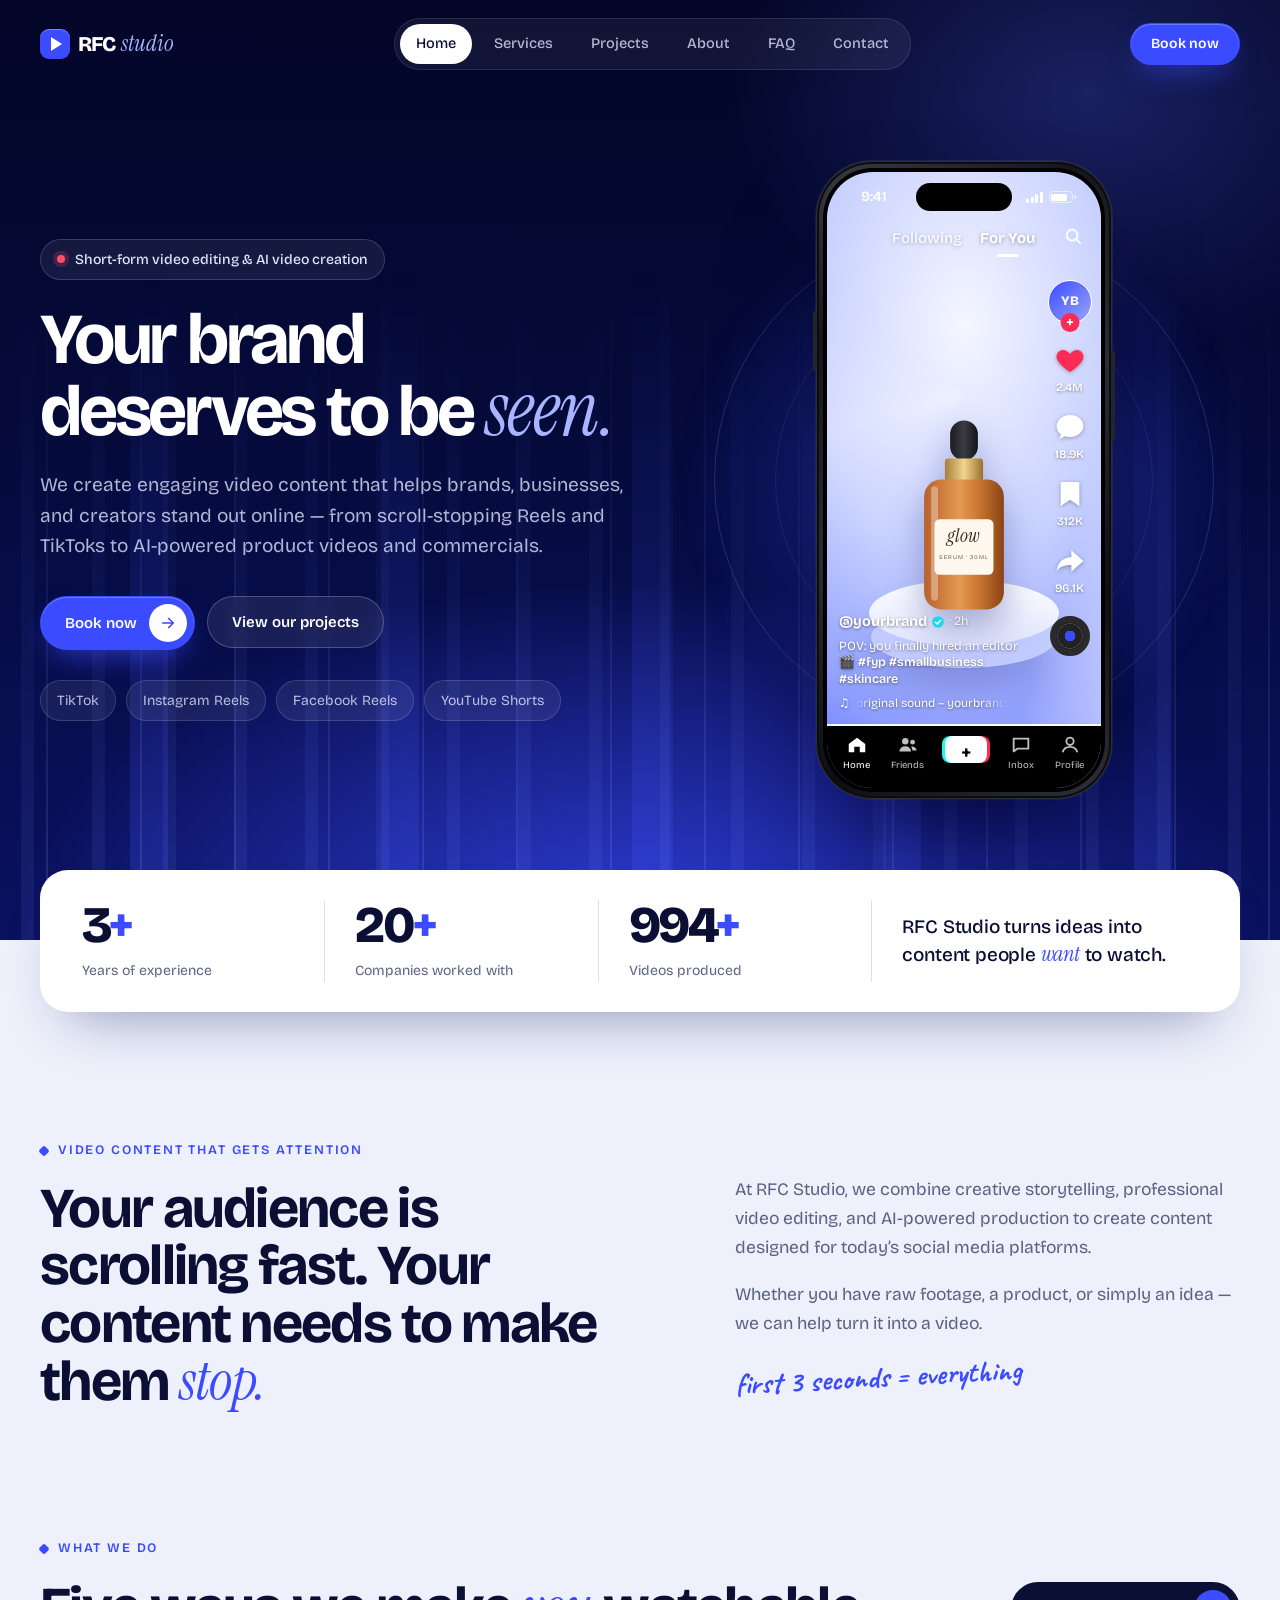
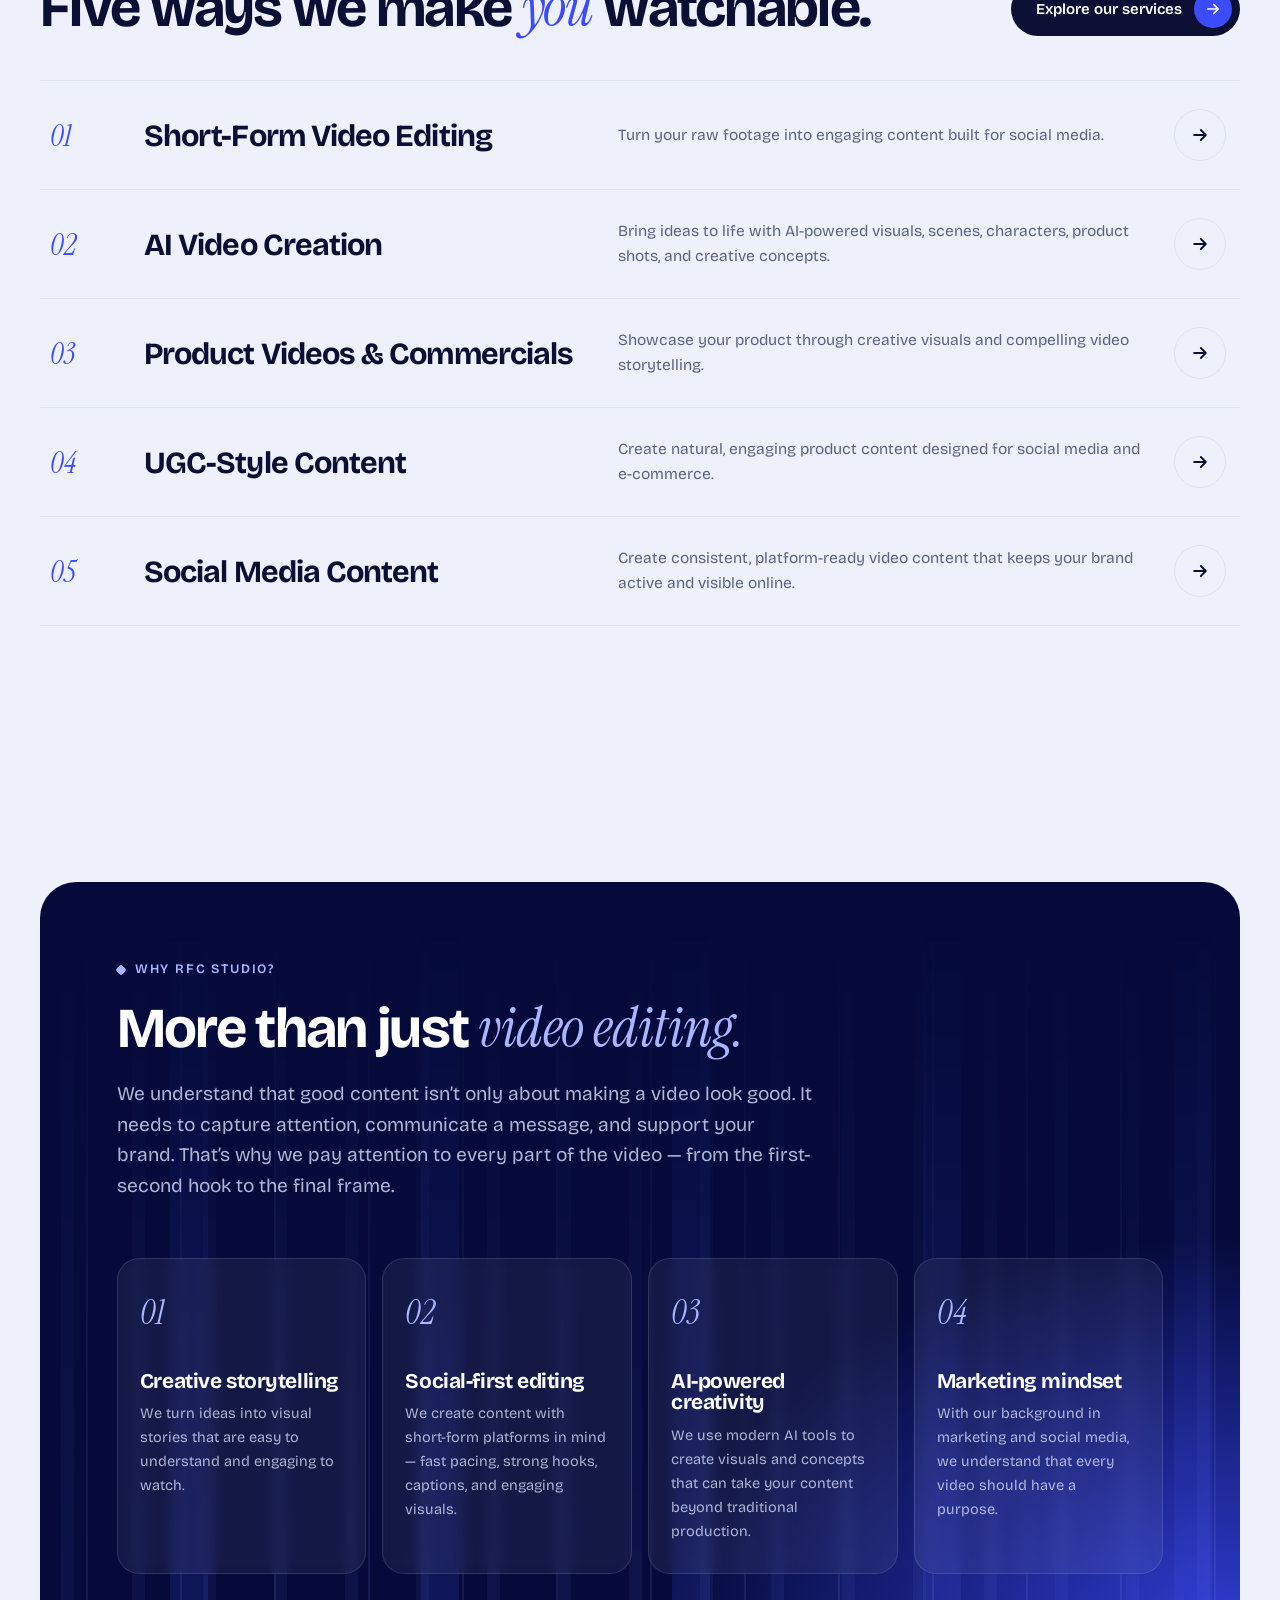
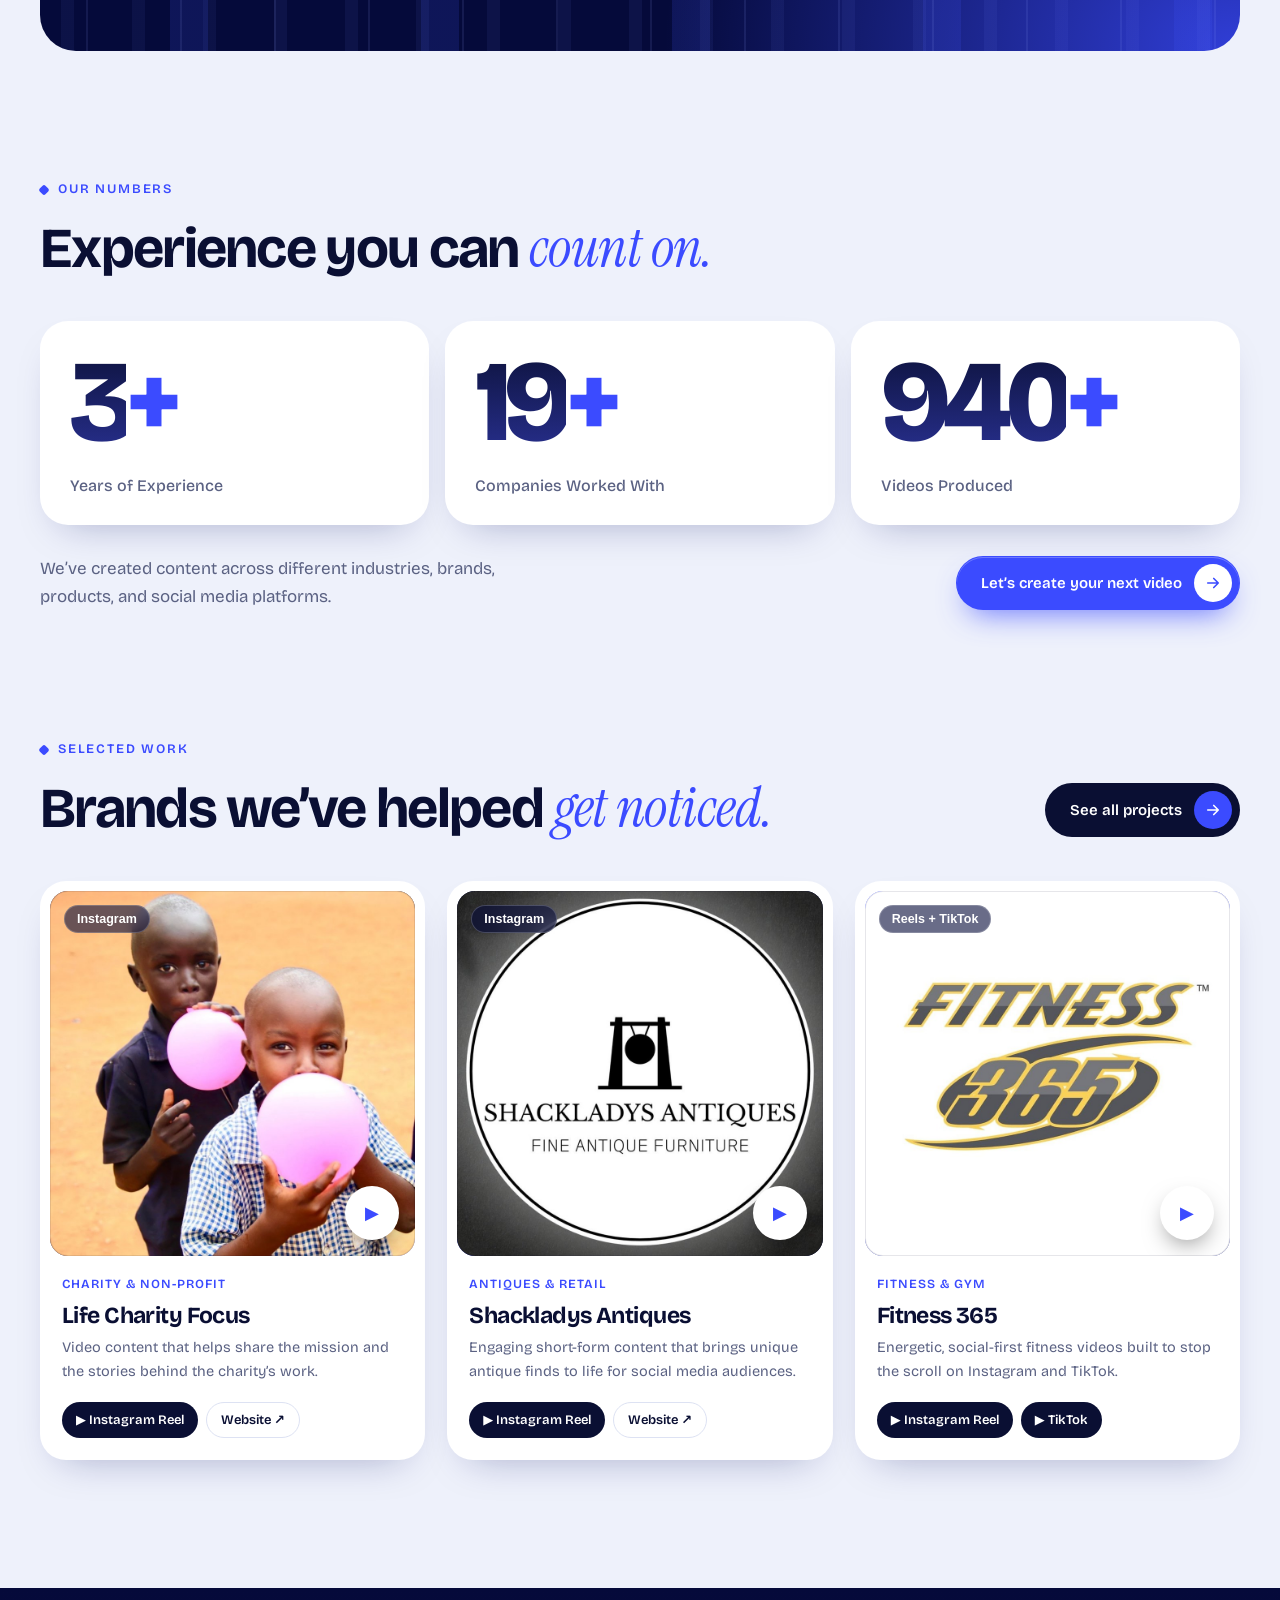
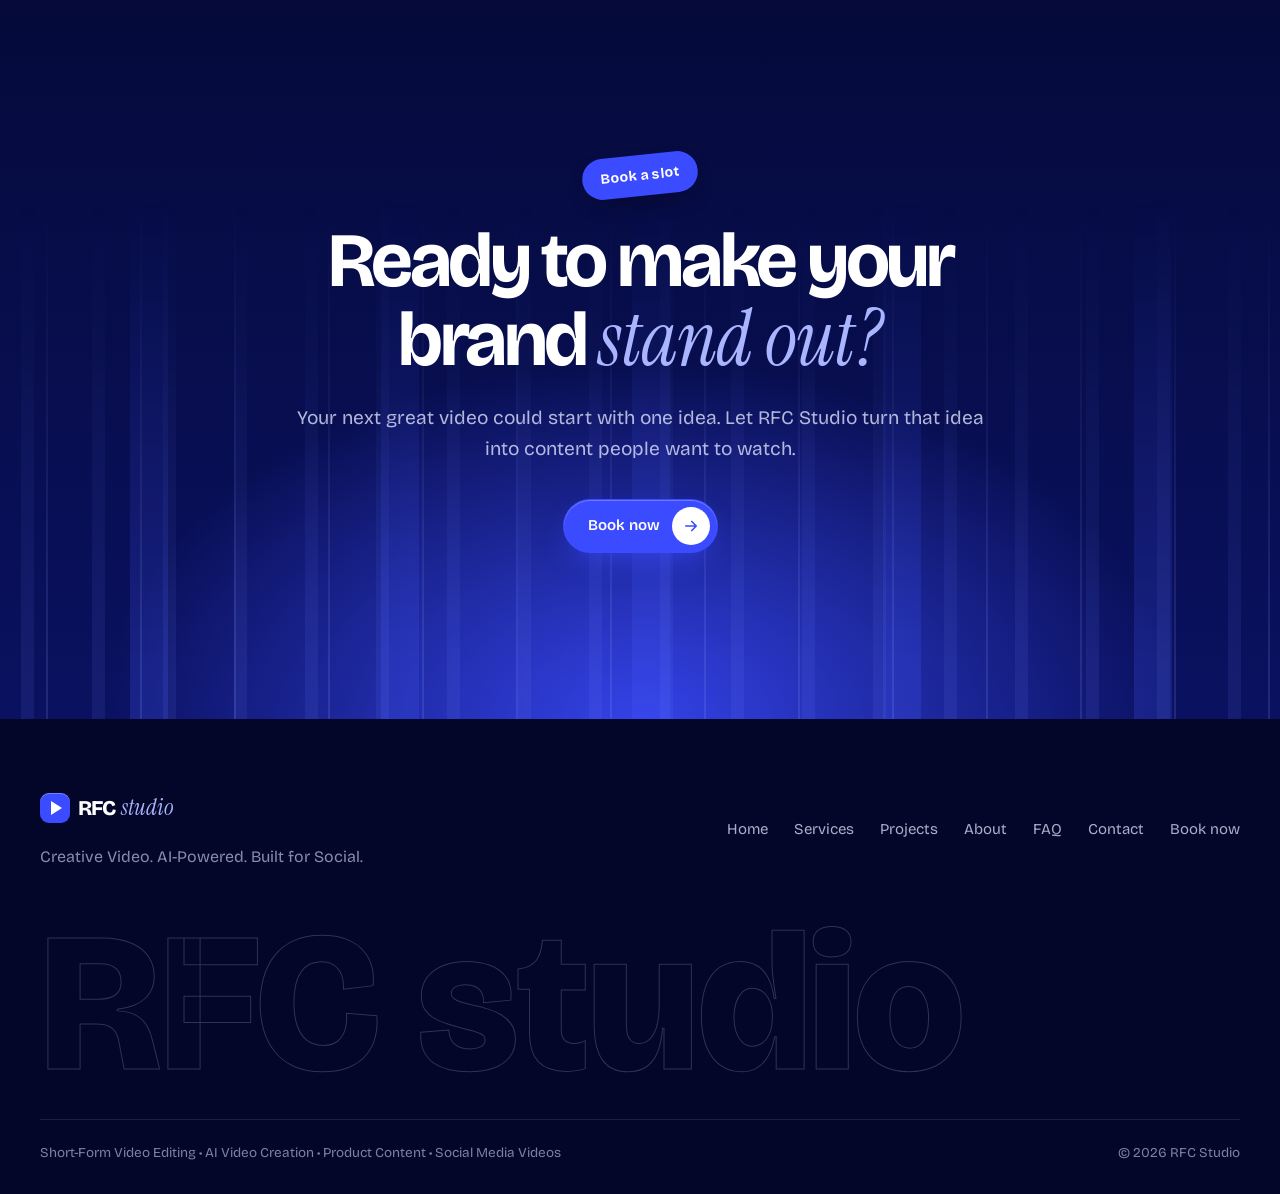
<file: index.html>
<!doctype html>
<html lang="en">
<head>
  <meta charset="utf-8" />
  <meta name="viewport" content="width=device-width, initial-scale=1" />
  <title>RFC Studio — Creative Video. AI-Powered. Built for Social.</title>
  <meta name="description" content="RFC Studio creates short-form video edits, AI-powered videos, product commercials, UGC-style content and social media videos for brands, businesses and creators." />
  <meta name="theme-color" content="#050a3a" />
  <link rel="preconnect" href="https://fonts.googleapis.com" />
  <link rel="preconnect" href="https://fonts.gstatic.com" crossorigin />
  <link href="https://fonts.googleapis.com/css2?family=Bricolage+Grotesque:opsz,wght@12..96,400;12..96,500;12..96,600;12..96,700;12..96,800&family=Instrument+Serif:ital@0;1&family=Caveat:wght@600;700&display=swap" rel="stylesheet" />
  <link rel="stylesheet" href="styles.css" />
  <link rel="icon" href="data:image/svg+xml,%3Csvg xmlns='http://www.w3.org/2000/svg' viewBox='0 0 64 64'%3E%3Crect width='64' height='64' rx='16' fill='%233b4bff'/%3E%3Cpath d='M25 19l21 13-21 13z' fill='%23fff'/%3E%3C/svg%3E" />
</head>
<body>
  <header class="nav">
    <a href="index.html" class="logo" aria-label="RFC Studio home">
      <span class="logo-mark" aria-hidden="true"></span><span class="logo-word">RFC</span><span class="logo-serif">studio</span>
    </a>
    <nav class="nav-links" aria-label="Main">
      <a href="index.html" class="active" aria-current="page">Home</a>
      <a href="services.html">Services</a>
      <a href="projects.html">Projects</a>
      <a href="about.html">About</a>
      <a href="faq.html">FAQ</a>
      <a href="contact.html">Contact</a>
      <a href="book.html" class="nav-mobile-cta">Book now</a>
    </nav>
    <a href="book.html" class="btn btn-blue btn-sm nav-cta">Book now</a>
    <button class="menu-toggle" aria-label="Open menu" aria-expanded="false"><span></span><span></span></button>
  </header>

  <main>
  <section class="top home-top">
    <div class="stripes" aria-hidden="true"></div>
    <div class="ghost" aria-hidden="true">RFC STUDIO</div>
    <div class="container hero-split">
      <div class="hero-copy">
        <p class="pill reveal"><span class="rec"></span>Short-form video editing &amp; AI video creation</p>
        <h1 class="display reveal">Your brand deserves to be <em>seen.</em></h1>
        <p class="lead lead-light reveal">We create engaging video content that helps brands, businesses, and creators stand out online — from scroll-stopping Reels and TikToks to AI-powered product videos and commercials.</p>
        <div class="btn-row btn-row-left reveal">
          <a href="book.html" class="btn btn-blue">Book now<span class="btn-ico"><svg viewBox="0 0 24 24" aria-hidden="true"><path d="M5 12h14M13 6l6 6-6 6" fill="none" stroke="currentColor" stroke-width="2.2" stroke-linecap="round" stroke-linejoin="round"/></svg></span></a>
          <a href="projects.html" class="btn btn-glass">View our projects</a>
        </div>
        <ul class="trust reveal">
          <li>TikTok</li><li>Instagram Reels</li><li>Facebook Reels</li><li>YouTube Shorts</li>
        </ul>
      </div>

    <div class="stage stage-clean reveal">
      <div class="stage-glow" aria-hidden="true"></div>
      <div class="stage-ring" aria-hidden="true"></div>

      <div class="chip chip-left" aria-hidden="true">
        <span class="chip-avatars"><i></i><i></i><i></i></span>
        <div><b><span data-count="1020000" data-format="short">0</span> followers</b><span class="chip-up">▲ 18.4K this week</span></div>
      </div>

      
      <div class="iphone" aria-label="Example of a viral short-form video" role="img">
        <div class="iphone-frame">
          <div class="screen">
            <div class="scene">
              <div class="scene-light"></div>
              <span class="bubble b1"></span><span class="bubble b2"></span><span class="bubble b3"></span><span class="bubble b4"></span>
              <div class="podium"></div>
              <svg class="bottle" viewBox="0 0 120 230" aria-hidden="true">
  <defs>
    <linearGradient id="glass" x1="0" x2="1"><stop offset="0" stop-color="#b8612b"/><stop offset=".45" stop-color="#e59a52"/><stop offset=".7" stop-color="#c8732f"/><stop offset="1" stop-color="#8a4316"/></linearGradient>
    <linearGradient id="bulb" x1="0" x2="1"><stop offset="0" stop-color="#1b1b1f"/><stop offset=".5" stop-color="#3b3b44"/><stop offset="1" stop-color="#121215"/></linearGradient>
    <linearGradient id="gold" x1="0" x2="1"><stop offset="0" stop-color="#a77d3c"/><stop offset=".5" stop-color="#f1d58f"/><stop offset="1" stop-color="#9a6f2f"/></linearGradient>
  </defs>
  <rect x="44" y="4" width="32" height="46" rx="16" fill="url(#bulb)"/>
  <rect x="38" y="48" width="44" height="26" rx="4" fill="url(#gold)"/>
  <rect x="14" y="72" width="92" height="150" rx="20" fill="url(#glass)"/>
  <rect x="26" y="118" width="68" height="64" rx="6" fill="#fff8ef"/>
  <text x="60" y="144" text-anchor="middle" font-family="Instrument Serif, serif" font-style="italic" font-size="22" fill="#3a2414">glow</text>
  <text x="60" y="164" text-anchor="middle" font-family="Bricolage Grotesque, sans-serif" font-size="6.5" letter-spacing="1.2" fill="#7a5a43">SERUM · 30ML</text>
  <rect x="22" y="80" width="8" height="132" rx="4" fill="#fff" opacity=".35"/>
</svg>
              <div class="shine"></div>
            </div>
            <div class="caps">
              <span class="cap c1">POV:</span>
              <span class="cap c2">your product finally</span>
              <span class="cap c3">goes viral 📈</span>
            </div>
            <div class="status"><span>9:41</span><span class="island"></span>
              <span class="status-ico"><i class="sig"><b></b><b></b><b></b><b></b></i><i class="bat"></i></span></div>
            <div class="tt-top"><span>Following</span><b>For You</b><svg viewBox="0 0 24 24" aria-hidden="true"><circle cx="11" cy="11" r="6.5" fill="none" stroke="currentColor" stroke-width="2.2"/><path d="M16 16l4.5 4.5" stroke="currentColor" stroke-width="2.2" stroke-linecap="round"/></svg></div>
            
          <div class="tt-rail">
            <div class="tt-avatar"><span>YB</span><i>+</i></div>
            <div class="tt-act tt-like"><svg viewBox="0 0 24 24" aria-hidden="true"><path d="M12 21s-7.5-4.6-9.6-9.2C.9 8.4 3 4.5 6.7 4.5c2 0 3.6 1.1 5.3 3 1.7-1.9 3.3-3 5.3-3 3.7 0 5.8 3.9 4.3 7.3C19.5 16.4 12 21 12 21z" fill="currentColor"/></svg><span>2.4M</span>
              <div class="hearts" aria-hidden="true"><b style="--d:0s;--x:-30px"><svg viewBox="0 0 24 24" aria-hidden="true"><path d="M12 21s-7.5-4.6-9.6-9.2C.9 8.4 3 4.5 6.7 4.5c2 0 3.6 1.1 5.3 3 1.7-1.9 3.3-3 5.3-3 3.7 0 5.8 3.9 4.3 7.3C19.5 16.4 12 21 12 21z" fill="currentColor"/></svg></b><b style="--d:0.7s;--x:-70px"><svg viewBox="0 0 24 24" aria-hidden="true"><path d="M12 21s-7.5-4.6-9.6-9.2C.9 8.4 3 4.5 6.7 4.5c2 0 3.6 1.1 5.3 3 1.7-1.9 3.3-3 5.3-3 3.7 0 5.8 3.9 4.3 7.3C19.5 16.4 12 21 12 21z" fill="currentColor"/></svg></b><b style="--d:1.4s;--x:-20px"><svg viewBox="0 0 24 24" aria-hidden="true"><path d="M12 21s-7.5-4.6-9.6-9.2C.9 8.4 3 4.5 6.7 4.5c2 0 3.6 1.1 5.3 3 1.7-1.9 3.3-3 5.3-3 3.7 0 5.8 3.9 4.3 7.3C19.5 16.4 12 21 12 21z" fill="currentColor"/></svg></b><b style="--d:2.1s;--x:-90px"><svg viewBox="0 0 24 24" aria-hidden="true"><path d="M12 21s-7.5-4.6-9.6-9.2C.9 8.4 3 4.5 6.7 4.5c2 0 3.6 1.1 5.3 3 1.7-1.9 3.3-3 5.3-3 3.7 0 5.8 3.9 4.3 7.3C19.5 16.4 12 21 12 21z" fill="currentColor"/></svg></b><b style="--d:2.8s;--x:-45px"><svg viewBox="0 0 24 24" aria-hidden="true"><path d="M12 21s-7.5-4.6-9.6-9.2C.9 8.4 3 4.5 6.7 4.5c2 0 3.6 1.1 5.3 3 1.7-1.9 3.3-3 5.3-3 3.7 0 5.8 3.9 4.3 7.3C19.5 16.4 12 21 12 21z" fill="currentColor"/></svg></b><b style="--d:3.5s;--x:-60px"><svg viewBox="0 0 24 24" aria-hidden="true"><path d="M12 21s-7.5-4.6-9.6-9.2C.9 8.4 3 4.5 6.7 4.5c2 0 3.6 1.1 5.3 3 1.7-1.9 3.3-3 5.3-3 3.7 0 5.8 3.9 4.3 7.3C19.5 16.4 12 21 12 21z" fill="currentColor"/></svg></b></div>
            </div>
            <div class="tt-act"><svg viewBox="0 0 24 24" aria-hidden="true"><path d="M12 3C6.5 3 2 6.8 2 11.5c0 2.4 1.2 4.6 3.1 6.1L4 21l4.2-2c1.2.4 2.5.6 3.8.6 5.5 0 10-3.8 10-8.5S17.5 3 12 3z" fill="currentColor"/></svg><span>18.9K</span></div>
            <div class="tt-act"><svg viewBox="0 0 24 24" aria-hidden="true"><path d="M6 3h12a1 1 0 0 1 1 1v17l-7-4.6L5 21V4a1 1 0 0 1 1-1z" fill="currentColor"/></svg><span>312K</span></div>
            <div class="tt-act"><svg viewBox="0 0 24 24" aria-hidden="true"><path d="M13 4l9 8-9 8v-5c-6 0-9.5 1.7-11 5 .5-6 4-10.5 11-11V4z" fill="currentColor"/></svg><span>96.1K</span></div>
            <div class="tt-disc"><i></i></div>
          </div>
            <div class="tt-meta">
              <p class="tt-user">@yourbrand <svg class="verified" viewBox="0 0 24 24" aria-hidden="true"><circle cx="12" cy="12" r="10" fill="#20d5ec"/><path d="M7.5 12.3l3 3 6-6.3" fill="none" stroke="#fff" stroke-width="2.4" stroke-linecap="round" stroke-linejoin="round"/></svg> <span>· 2h</span></p>
              <p class="tt-cap">POV: you finally hired an editor 🎬 <b>#fyp #smallbusiness #skincare</b></p>
              <div class="tt-music"><span>♫</span><div class="tt-music-track"><span>original sound – yourbrand · original sound – yourbrand · </span></div></div>
            </div>
            <div class="tt-progress"><i></i></div>
            <nav class="tt-nav" aria-hidden="true">
              <span><svg viewBox="0 0 24 24"><path d="M3 11l9-7 9 7v9h-6v-6H9v6H3z" fill="currentColor"/></svg>Home</span>
              <span><svg viewBox="0 0 24 24"><circle cx="9" cy="8" r="3.5" fill="currentColor"/><circle cx="17" cy="9" r="2.6" fill="currentColor"/><path d="M2.5 19c.6-3.6 3.3-5.5 6.5-5.5s5.9 1.9 6.5 5.5zM15.5 13.6c2.9-.4 5.3 1.1 6 4.4h-4.6" fill="currentColor"/></svg>Friends</span>
              <span class="tt-plus"><i>+</i></span>
              <span><svg viewBox="0 0 24 24"><path d="M4 5h16v11H8l-4 3z" fill="none" stroke="currentColor" stroke-width="2" stroke-linejoin="round"/></svg>Inbox</span>
              <span><svg viewBox="0 0 24 24"><circle cx="12" cy="8" r="4" fill="none" stroke="currentColor" stroke-width="2"/><path d="M4 20c1-4 4-6 8-6s7 2 8 6" fill="none" stroke="currentColor" stroke-width="2"/></svg>Profile</span>
            </nav>
          </div>
        </div>
      </div>

      <div class="chip chip-right" aria-hidden="true">
        <span class="toast-ico"><svg viewBox="0 0 24 24" aria-hidden="true"><path d="M12 21s-7.5-4.6-9.6-9.2C.9 8.4 3 4.5 6.7 4.5c2 0 3.6 1.1 5.3 3 1.7-1.9 3.3-3 5.3-3 3.7 0 5.8 3.9 4.3 7.3C19.5 16.4 12 21 12 21z" fill="currentColor"/></svg></span>
        <div><b>Your video hit 1M views</b><span>yourbrand · just now</span></div>
      </div>
    </div>
    </div>
  </section>

  <section class="stats-wrap">
    <div class="container">
      <div class="stats reveal">
        <div class="stat"><p><span data-count="3">0</span>+</p><span>Years of experience</span></div>
        <div class="stat"><p><span data-count="20">0</span>+</p><span>Companies worked with</span></div>
        <div class="stat"><p><span data-count="1000">0</span>+</p><span>Videos produced</span></div>
        <p class="stat-note">RFC Studio turns ideas into content people <em>want</em> to watch.</p>
      </div>
    </div>
  </section>

  <section class="section">
    <div class="container split">
      <div>
        <p class="kicker reveal">Video content that gets attention</p>
        <h2 class="h2 reveal">Your audience is scrolling fast. Your content needs to make them <em>stop.</em></h2>
      </div>
      <div class="split-copy">
        <p class="reveal">At RFC Studio, we combine creative storytelling, professional video editing, and AI-powered production to create content designed for today’s social media platforms.</p>
        <p class="reveal">Whether you have raw footage, a product, or simply an idea — we can help turn it into a video.</p>
        <p class="note n-inline reveal">first 3 seconds = everything</p>
      </div>
    </div>
  </section>

  <section class="section section-tight">
    <div class="container">
      <div class="head-row">
        <div>
          <p class="kicker reveal">What we do</p>
          <h2 class="h2 reveal">Five ways we make <em>you</em> watchable.</h2>
        </div>
        <div class="reveal"><a href="services.html" class="btn btn-dark">Explore our services<span class="btn-ico"><svg viewBox="0 0 24 24" aria-hidden="true"><path d="M5 12h14M13 6l6 6-6 6" fill="none" stroke="currentColor" stroke-width="2.2" stroke-linecap="round" stroke-linejoin="round"/></svg></span></a></div>
      </div>
      <div class="svc-list">
        <a href="services.html#service-1" class="svc-row reveal">
          <span class="svc-n">01</span>
          <h3>Short-Form Video Editing</h3>
          <p>Turn your raw footage into engaging content built for social media.</p>
          <span class="svc-go" aria-hidden="true"><svg viewBox="0 0 24 24" aria-hidden="true"><path d="M5 12h14M13 6l6 6-6 6" fill="none" stroke="currentColor" stroke-width="2.2" stroke-linecap="round" stroke-linejoin="round"/></svg></span>
        </a>
        <a href="services.html#service-2" class="svc-row reveal">
          <span class="svc-n">02</span>
          <h3>AI Video Creation</h3>
          <p>Bring ideas to life with AI-powered visuals, scenes, characters, product shots, and creative concepts.</p>
          <span class="svc-go" aria-hidden="true"><svg viewBox="0 0 24 24" aria-hidden="true"><path d="M5 12h14M13 6l6 6-6 6" fill="none" stroke="currentColor" stroke-width="2.2" stroke-linecap="round" stroke-linejoin="round"/></svg></span>
        </a>
        <a href="services.html#service-3" class="svc-row reveal">
          <span class="svc-n">03</span>
          <h3>Product Videos &amp; Commercials</h3>
          <p>Showcase your product through creative visuals and compelling video storytelling.</p>
          <span class="svc-go" aria-hidden="true"><svg viewBox="0 0 24 24" aria-hidden="true"><path d="M5 12h14M13 6l6 6-6 6" fill="none" stroke="currentColor" stroke-width="2.2" stroke-linecap="round" stroke-linejoin="round"/></svg></span>
        </a>
        <a href="services.html#service-4" class="svc-row reveal">
          <span class="svc-n">04</span>
          <h3>UGC-Style Content</h3>
          <p>Create natural, engaging product content designed for social media and e-commerce.</p>
          <span class="svc-go" aria-hidden="true"><svg viewBox="0 0 24 24" aria-hidden="true"><path d="M5 12h14M13 6l6 6-6 6" fill="none" stroke="currentColor" stroke-width="2.2" stroke-linecap="round" stroke-linejoin="round"/></svg></span>
        </a>
        <a href="services.html#service-5" class="svc-row reveal">
          <span class="svc-n">05</span>
          <h3>Social Media Content</h3>
          <p>Create consistent, platform-ready video content that keeps your brand active and visible online.</p>
          <span class="svc-go" aria-hidden="true"><svg viewBox="0 0 24 24" aria-hidden="true"><path d="M5 12h14M13 6l6 6-6 6" fill="none" stroke="currentColor" stroke-width="2.2" stroke-linecap="round" stroke-linejoin="round"/></svg></span>
        </a>
      </div>
    </div>
  </section>

  <section class="section">
    <div class="container">
      <div class="panel">
        <div class="stripes stripes-soft" aria-hidden="true"></div>
        <div class="panel-head">
          <p class="kicker kicker-light reveal">Why RFC Studio?</p>
          <h2 class="h2 reveal">More than just <em>video editing.</em></h2>
          <p class="lead lead-light reveal">We understand that good content isn’t only about making a video look good. It needs to capture attention, communicate a message, and support your brand. That’s why we pay attention to every part of the video — from the first-second hook to the final frame.</p>
        </div>
        <div class="why-grid">
          <div class="why-item reveal"><span class="why-n">01</span><h3>Creative storytelling</h3><p>We turn ideas into visual stories that are easy to understand and engaging to watch.</p></div>
          <div class="why-item reveal"><span class="why-n">02</span><h3>Social-first editing</h3><p>We create content with short-form platforms in mind — fast pacing, strong hooks, captions, and engaging visuals.</p></div>
          <div class="why-item reveal"><span class="why-n">03</span><h3>AI-powered creativity</h3><p>We use modern AI tools to create visuals and concepts that can take your content beyond traditional production.</p></div>
          <div class="why-item reveal"><span class="why-n">04</span><h3>Marketing mindset</h3><p>With our background in marketing and social media, we understand that every video should have a purpose.</p></div>
        </div>
      </div>
    </div>
  </section>

  <section class="section section-tight">
    <div class="container">
      <p class="kicker reveal">Our numbers</p>
      <h2 class="h2 reveal">Experience you can <em>count on.</em></h2>
      <div class="big-nums">
        <div class="big-num reveal"><p><span data-count="3">0</span>+</p><span>Years of Experience</span></div>
        <div class="big-num reveal"><p><span data-count="20">0</span>+</p><span>Companies Worked With</span></div>
        <div class="big-num reveal"><p><span data-count="1000">0</span>+</p><span>Videos Produced</span></div>
      </div>
      <div class="nums-foot reveal">
        <p>We’ve created content across different industries, brands, products, and social media platforms.</p>
        <a href="book.html" class="btn btn-blue">Let’s create your next video<span class="btn-ico"><svg viewBox="0 0 24 24" aria-hidden="true"><path d="M5 12h14M13 6l6 6-6 6" fill="none" stroke="currentColor" stroke-width="2.2" stroke-linecap="round" stroke-linejoin="round"/></svg></span></a>
      </div>
    </div>
  </section>

  <section class="section section-tight">
    <div class="container">
      <div class="head-row">
        <div>
          <p class="kicker reveal">Selected work</p>
          <h2 class="h2 reveal">Brands we’ve helped <em>get noticed.</em></h2>
        </div>
        <div class="reveal"><a href="projects.html" class="btn btn-dark">See all projects<span class="btn-ico"><svg viewBox="0 0 24 24" aria-hidden="true"><path d="M5 12h14M13 6l6 6-6 6" fill="none" stroke="currentColor" stroke-width="2.2" stroke-linecap="round" stroke-linejoin="round"/></svg></span></a></div>
      </div>
      <div class="works">
        <article class="work reveal">
          <button class="work-cover cv1" data-embed="https://www.instagram.com/reel/CWcwWAaBTtd/embed/" data-link="https://www.instagram.com/reel/CWcwWAaBTtd/" data-ratio="vertical" data-kind="Instagram" aria-label="Play Life Charity Focus video"><img class="work-art" src="logos/life-charity-focus.jpg" alt="Life Charity Focus" loading="lazy" onerror="this.remove()" /><span class="work-mono" aria-hidden="true">LC</span><span class="work-plat">Instagram</span><span class="work-play" aria-hidden="true">▶</span></button>
          <div class="work-body">
            <p class="work-cat">Charity &amp; Non-Profit</p>
            <h3>Life Charity Focus</h3>
            <p>Video content that helps share the mission and the stories behind the charity’s work.</p>
            <div class="work-links"><button class="vid-btn" data-embed="https://www.instagram.com/reel/CWcwWAaBTtd/embed/" data-link="https://www.instagram.com/reel/CWcwWAaBTtd/" data-ratio="vertical" data-kind="Instagram">▶ Instagram Reel</button><a class="site-link" href="https://www.lifecharityfocus.com/" target="_blank" rel="noopener">Website ↗</a></div>
          </div>
        </article>
        <article class="work reveal">
          <button class="work-cover cv2" data-embed="https://www.instagram.com/reel/DPE9EWIDnzH/embed/" data-link="https://www.instagram.com/reel/DPE9EWIDnzH/" data-ratio="vertical" data-kind="Instagram" aria-label="Play Shackladys Antiques video"><img class="work-art" src="logos/shackladys-antiques.jpg" alt="Shackladys Antiques" loading="lazy" onerror="this.remove()" /><span class="work-mono" aria-hidden="true">SA</span><span class="work-plat">Instagram</span><span class="work-play" aria-hidden="true">▶</span></button>
          <div class="work-body">
            <p class="work-cat">Antiques &amp; Retail</p>
            <h3>Shackladys Antiques</h3>
            <p>Engaging short-form content that brings unique antique finds to life for social media audiences.</p>
            <div class="work-links"><button class="vid-btn" data-embed="https://www.instagram.com/reel/DPE9EWIDnzH/embed/" data-link="https://www.instagram.com/reel/DPE9EWIDnzH/" data-ratio="vertical" data-kind="Instagram">▶ Instagram Reel</button><a class="site-link" href="https://shackladysantiques.co.uk/" target="_blank" rel="noopener">Website ↗</a></div>
          </div>
        </article>
        <article class="work reveal">
          <button class="work-cover cv3" data-embed="https://www.instagram.com/reel/DefjSrRNe5g/embed/" data-link="https://www.instagram.com/reel/DefjSrRNe5g/" data-ratio="vertical" data-kind="Instagram" aria-label="Play Fitness 365 video"><img class="work-art" src="logos/fitness-365.jpg" alt="Fitness 365" loading="lazy" onerror="this.remove()" /><span class="work-mono" aria-hidden="true">F3</span><span class="work-plat">Reels + TikTok</span><span class="work-play" aria-hidden="true">▶</span></button>
          <div class="work-body">
            <p class="work-cat">Fitness &amp; Gym</p>
            <h3>Fitness 365</h3>
            <p>Energetic, social-first fitness videos built to stop the scroll on Instagram and TikTok.</p>
            <div class="work-links"><button class="vid-btn" data-embed="https://www.instagram.com/reel/DefjSrRNe5g/embed/" data-link="https://www.instagram.com/reel/DefjSrRNe5g/" data-ratio="vertical" data-kind="Instagram">▶ Instagram Reel</button><button class="vid-btn" data-embed="https://www.tiktok.com/embed/v2/7667217498735004936" data-link="https://www.tiktok.com/@fitness365_tdot/video/7667217498735004936" data-ratio="vertical" data-kind="TikTok">▶ TikTok</button></div>
          </div>
        </article>
      </div>
    </div>
  </section>
  </main>
  <section class="final">
    <div class="stripes" aria-hidden="true"></div>
    <div class="container final-inner">
      <span class="sticker s-a" aria-hidden="true">Book a slot</span>
      <h2 class="h2 reveal">Ready to make your brand <em>stand out?</em></h2>
      <p class="lead lead-light reveal">Your next great video could start with one idea. Let RFC Studio turn that idea into content people want to watch.</p>
      <div class="reveal"><a href="book.html" class="btn btn-blue">Book now<span class="btn-ico"><svg viewBox="0 0 24 24" aria-hidden="true"><path d="M5 12h14M13 6l6 6-6 6" fill="none" stroke="currentColor" stroke-width="2.2" stroke-linecap="round" stroke-linejoin="round"/></svg></span></a></div>
    </div>
  </section>
  <footer class="footer">
    <div class="container">
      <div class="footer-top">
        <div>
          <a href="index.html" class="logo"><span class="logo-mark" aria-hidden="true"></span><span class="logo-word">RFC</span><span class="logo-serif">studio</span></a>
          <p class="footer-tag">Creative Video. AI-Powered. Built for Social.</p>
        </div>
        <nav class="footer-links" aria-label="Footer"><a href="index.html">Home</a><a href="services.html">Services</a><a href="projects.html">Projects</a><a href="about.html">About</a><a href="faq.html">FAQ</a><a href="contact.html">Contact</a><a href="book.html">Book now</a></nav>
      </div>
      <p class="footer-big" aria-hidden="true">RFC studio</p>
      <div class="footer-bottom">
        <p>Short-Form Video Editing • AI Video Creation • Product Content • Social Media Videos</p>
        <p>© <span class="year"></span> RFC Studio</p>
      </div>
    </div>
  </footer>

  <dialog class="video-modal" id="video-modal" aria-label="Project video">
    <div class="vm-box">
      <button class="vm-close" aria-label="Close video">×</button>
      <div class="vm-frame"></div>
      <a class="vm-open" href="#" target="_blank" rel="noopener">Open on <span></span> ↗</a>
    </div>
  </dialog>

  <script src="script.js"></script>
</body>
</html>
</file>
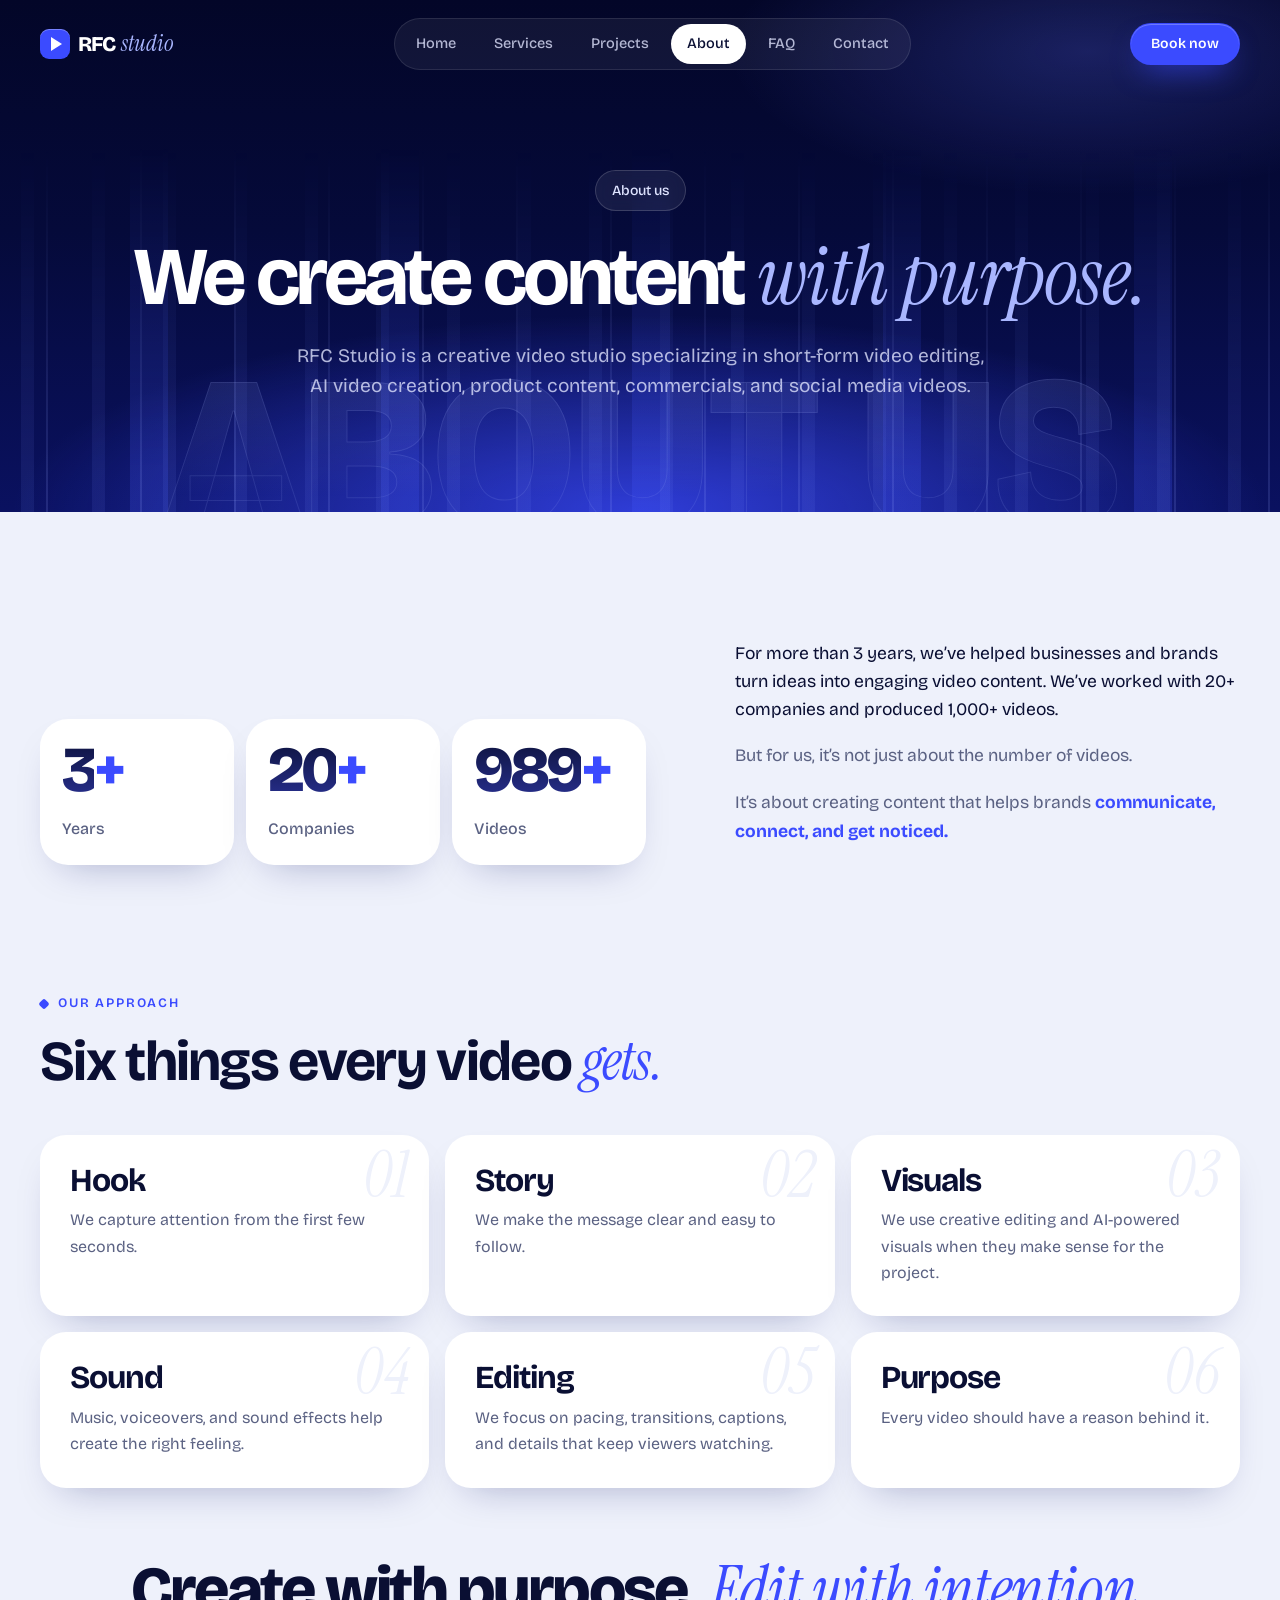
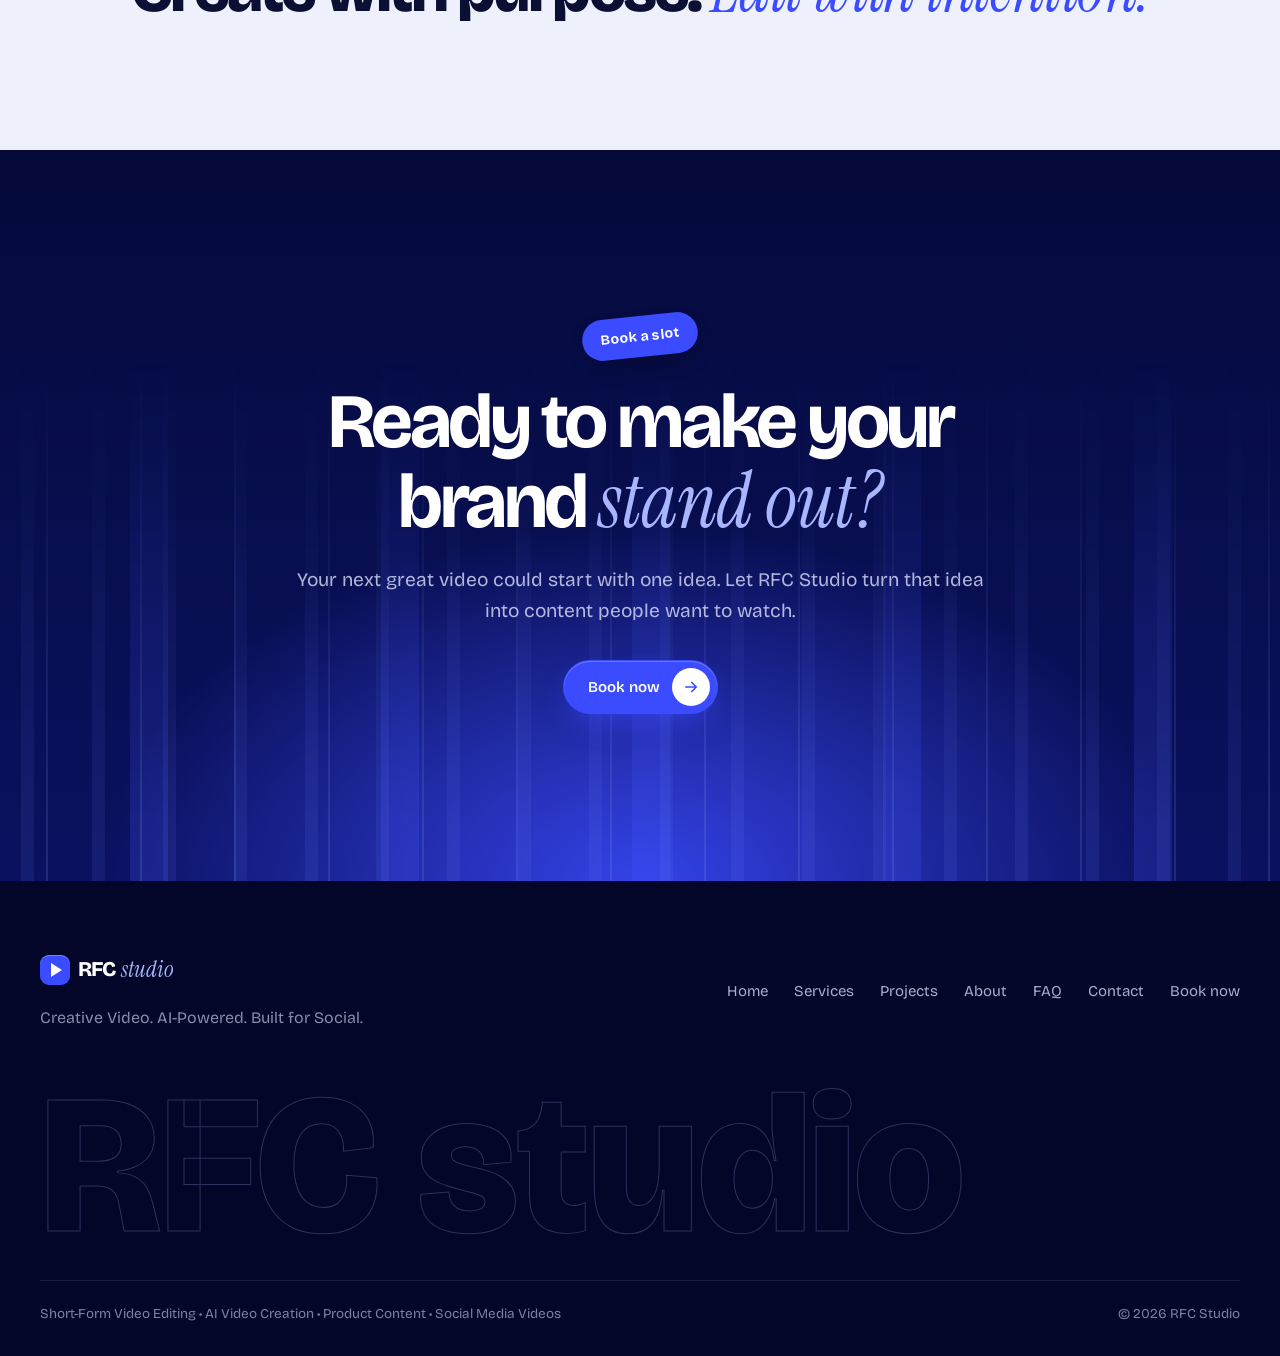
<file: about.html>
<!doctype html>
<html lang="en">
<head>
  <meta charset="utf-8" />
  <meta name="viewport" content="width=device-width, initial-scale=1" />
  <title>About — RFC Studio</title>
  <meta name="description" content="RFC Studio is a creative video studio specializing in short-form video editing, AI video creation, product content, commercials, and social media videos." />
  <meta name="theme-color" content="#050a3a" />
  <link rel="preconnect" href="https://fonts.googleapis.com" />
  <link rel="preconnect" href="https://fonts.gstatic.com" crossorigin />
  <link href="https://fonts.googleapis.com/css2?family=Bricolage+Grotesque:opsz,wght@12..96,400;12..96,500;12..96,600;12..96,700;12..96,800&family=Instrument+Serif:ital@0;1&family=Caveat:wght@600;700&display=swap" rel="stylesheet" />
  <link rel="stylesheet" href="styles.css" />
  <link rel="icon" href="data:image/svg+xml,%3Csvg xmlns='http://www.w3.org/2000/svg' viewBox='0 0 64 64'%3E%3Crect width='64' height='64' rx='16' fill='%233b4bff'/%3E%3Cpath d='M25 19l21 13-21 13z' fill='%23fff'/%3E%3C/svg%3E" />
</head>
<body>
  <header class="nav">
    <a href="index.html" class="logo" aria-label="RFC Studio home">
      <span class="logo-mark" aria-hidden="true"></span><span class="logo-word">RFC</span><span class="logo-serif">studio</span>
    </a>
    <nav class="nav-links" aria-label="Main">
      <a href="index.html">Home</a>
      <a href="services.html">Services</a>
      <a href="projects.html">Projects</a>
      <a href="about.html" class="active" aria-current="page">About</a>
      <a href="faq.html">FAQ</a>
      <a href="contact.html">Contact</a>
      <a href="book.html" class="nav-mobile-cta">Book now</a>
    </nav>
    <a href="book.html" class="btn btn-blue btn-sm nav-cta">Book now</a>
    <button class="menu-toggle" aria-label="Open menu" aria-expanded="false"><span></span><span></span></button>
  </header>
  <section class="top page-top">
    <div class="stripes" aria-hidden="true"></div>
    <div class="ghost" aria-hidden="true">ABOUT US</div>
    <div class="container page-hero">
      <p class="pill reveal">About us</p>
      <h1 class="h1 reveal">We create content <em>with purpose.</em></h1>
      <p class="lead lead-light reveal">RFC Studio is a creative video studio specializing in short-form video editing, AI video creation, product content, commercials, and social media videos.</p>
      
    </div>
  </section>

  <main>
  <section class="section">
    <div class="container split">
      <div class="about-nums">
        <div class="big-num reveal"><p><span data-count="3">0</span>+</p><span>Years</span></div>
        <div class="big-num reveal"><p><span data-count="20">0</span>+</p><span>Companies</span></div>
        <div class="big-num reveal"><p><span data-count="1000">0</span>+</p><span>Videos</span></div>
      </div>
      <div class="split-copy">
        <p class="lead reveal">For more than 3 years, we’ve helped businesses and brands turn ideas into engaging video content. We’ve worked with 20+ companies and produced 1,000+ videos.</p>
        <p class="reveal">But for us, it’s not just about the number of videos.</p>
        <p class="reveal">It’s about creating content that helps brands <strong>communicate, connect, and get noticed.</strong></p>
      </div>
    </div>
  </section>

  <section class="section section-tight">
    <div class="container">
      <p class="kicker reveal">Our approach</p>
      <h2 class="h2 reveal">Six things every video <em>gets.</em></h2>
      <div class="appr-grid">
        <div class="appr reveal"><span class="appr-n">01</span><h3>Hook</h3><p>We capture attention from the first few seconds.</p></div>
        <div class="appr reveal"><span class="appr-n">02</span><h3>Story</h3><p>We make the message clear and easy to follow.</p></div>
        <div class="appr reveal"><span class="appr-n">03</span><h3>Visuals</h3><p>We use creative editing and AI-powered visuals when they make sense for the project.</p></div>
        <div class="appr reveal"><span class="appr-n">04</span><h3>Sound</h3><p>Music, voiceovers, and sound effects help create the right feeling.</p></div>
        <div class="appr reveal"><span class="appr-n">05</span><h3>Editing</h3><p>We focus on pacing, transitions, captions, and details that keep viewers watching.</p></div>
        <div class="appr reveal"><span class="appr-n">06</span><h3>Purpose</h3><p>Every video should have a reason behind it.</p></div>
      </div>
      <p class="motto reveal">Create with purpose. <em>Edit with intention.</em></p>
    </div>
  </section>
  </main>
  <section class="final">
    <div class="stripes" aria-hidden="true"></div>
    <div class="container final-inner">
      <span class="sticker s-a" aria-hidden="true">Book a slot</span>
      <h2 class="h2 reveal">Ready to make your brand <em>stand out?</em></h2>
      <p class="lead lead-light reveal">Your next great video could start with one idea. Let RFC Studio turn that idea into content people want to watch.</p>
      <div class="reveal"><a href="book.html" class="btn btn-blue">Book now<span class="btn-ico"><svg viewBox="0 0 24 24" aria-hidden="true"><path d="M5 12h14M13 6l6 6-6 6" fill="none" stroke="currentColor" stroke-width="2.2" stroke-linecap="round" stroke-linejoin="round"/></svg></span></a></div>
    </div>
  </section>
  <footer class="footer">
    <div class="container">
      <div class="footer-top">
        <div>
          <a href="index.html" class="logo"><span class="logo-mark" aria-hidden="true"></span><span class="logo-word">RFC</span><span class="logo-serif">studio</span></a>
          <p class="footer-tag">Creative Video. AI-Powered. Built for Social.</p>
        </div>
        <nav class="footer-links" aria-label="Footer"><a href="index.html">Home</a><a href="services.html">Services</a><a href="projects.html">Projects</a><a href="about.html">About</a><a href="faq.html">FAQ</a><a href="contact.html">Contact</a><a href="book.html">Book now</a></nav>
      </div>
      <p class="footer-big" aria-hidden="true">RFC studio</p>
      <div class="footer-bottom">
        <p>Short-Form Video Editing • AI Video Creation • Product Content • Social Media Videos</p>
        <p>© <span class="year"></span> RFC Studio</p>
      </div>
    </div>
  </footer>

  <script src="script.js"></script>
</body>
</html>
</file>
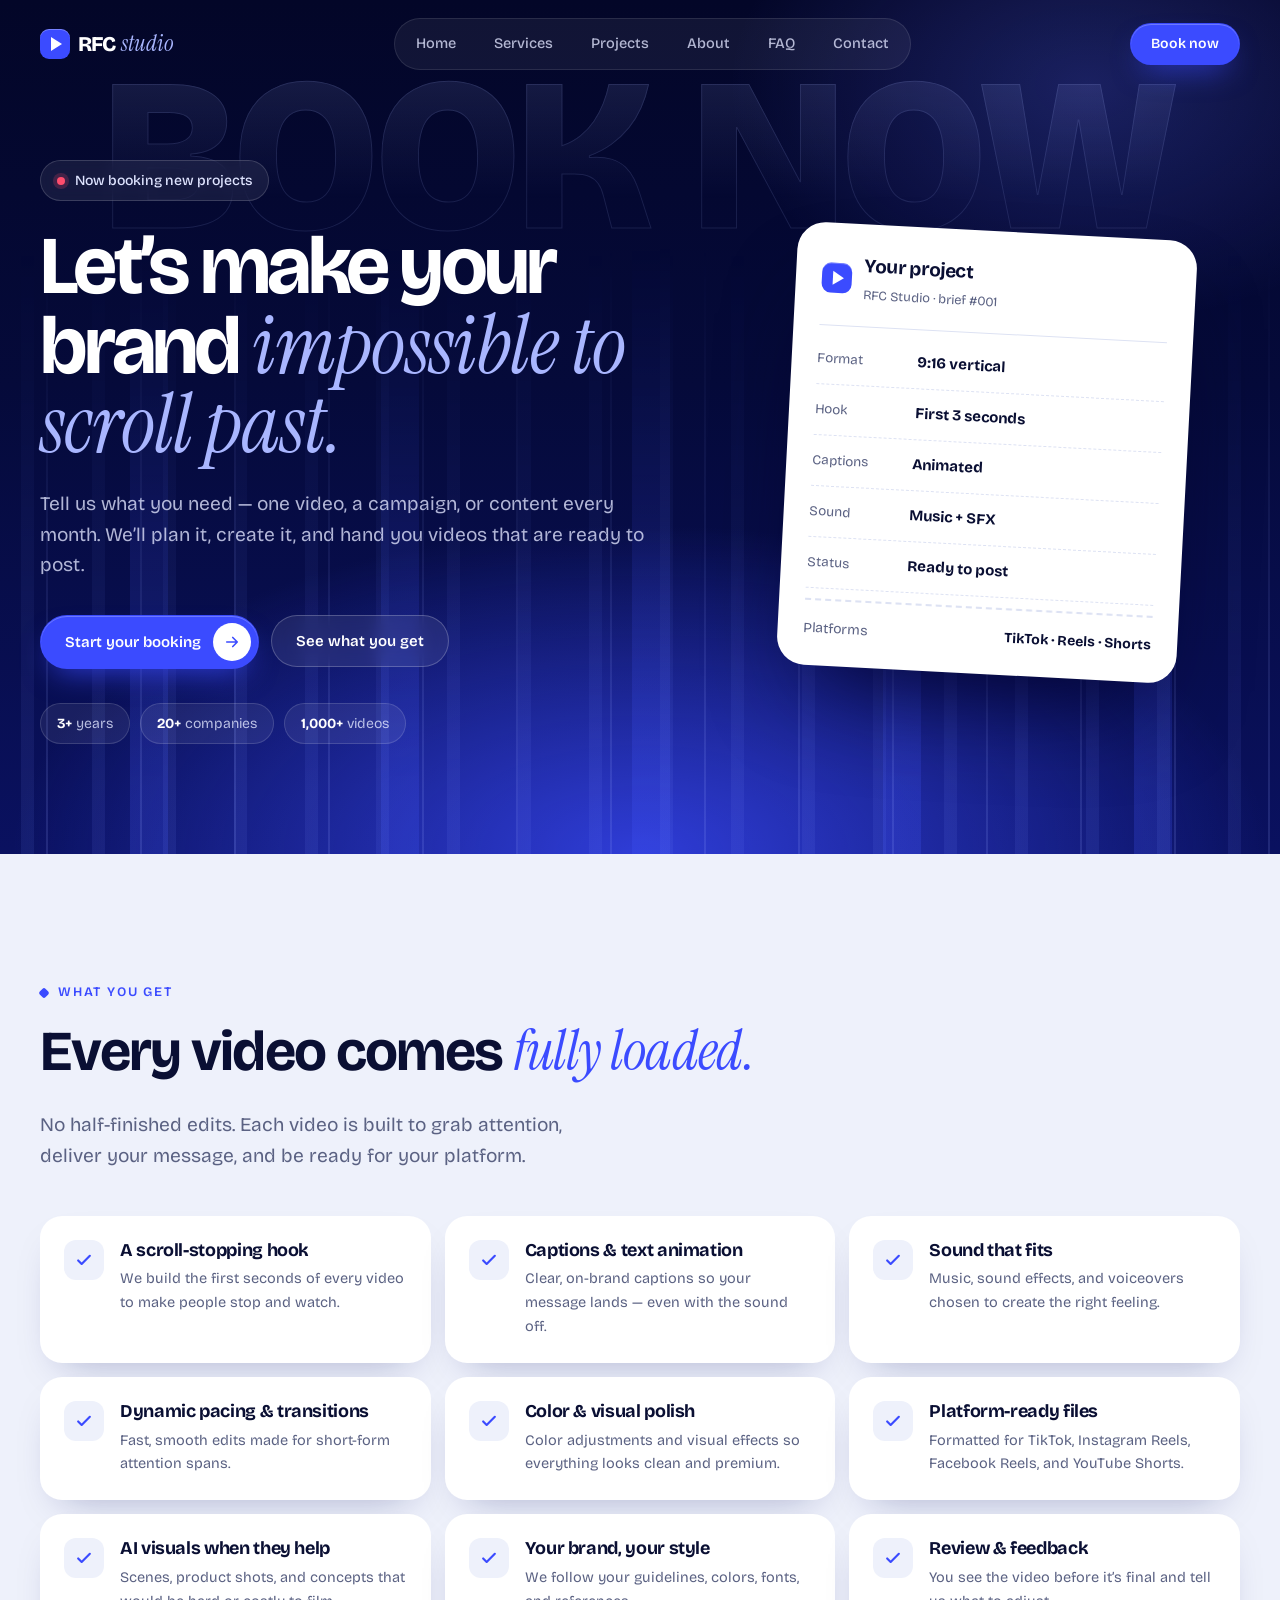
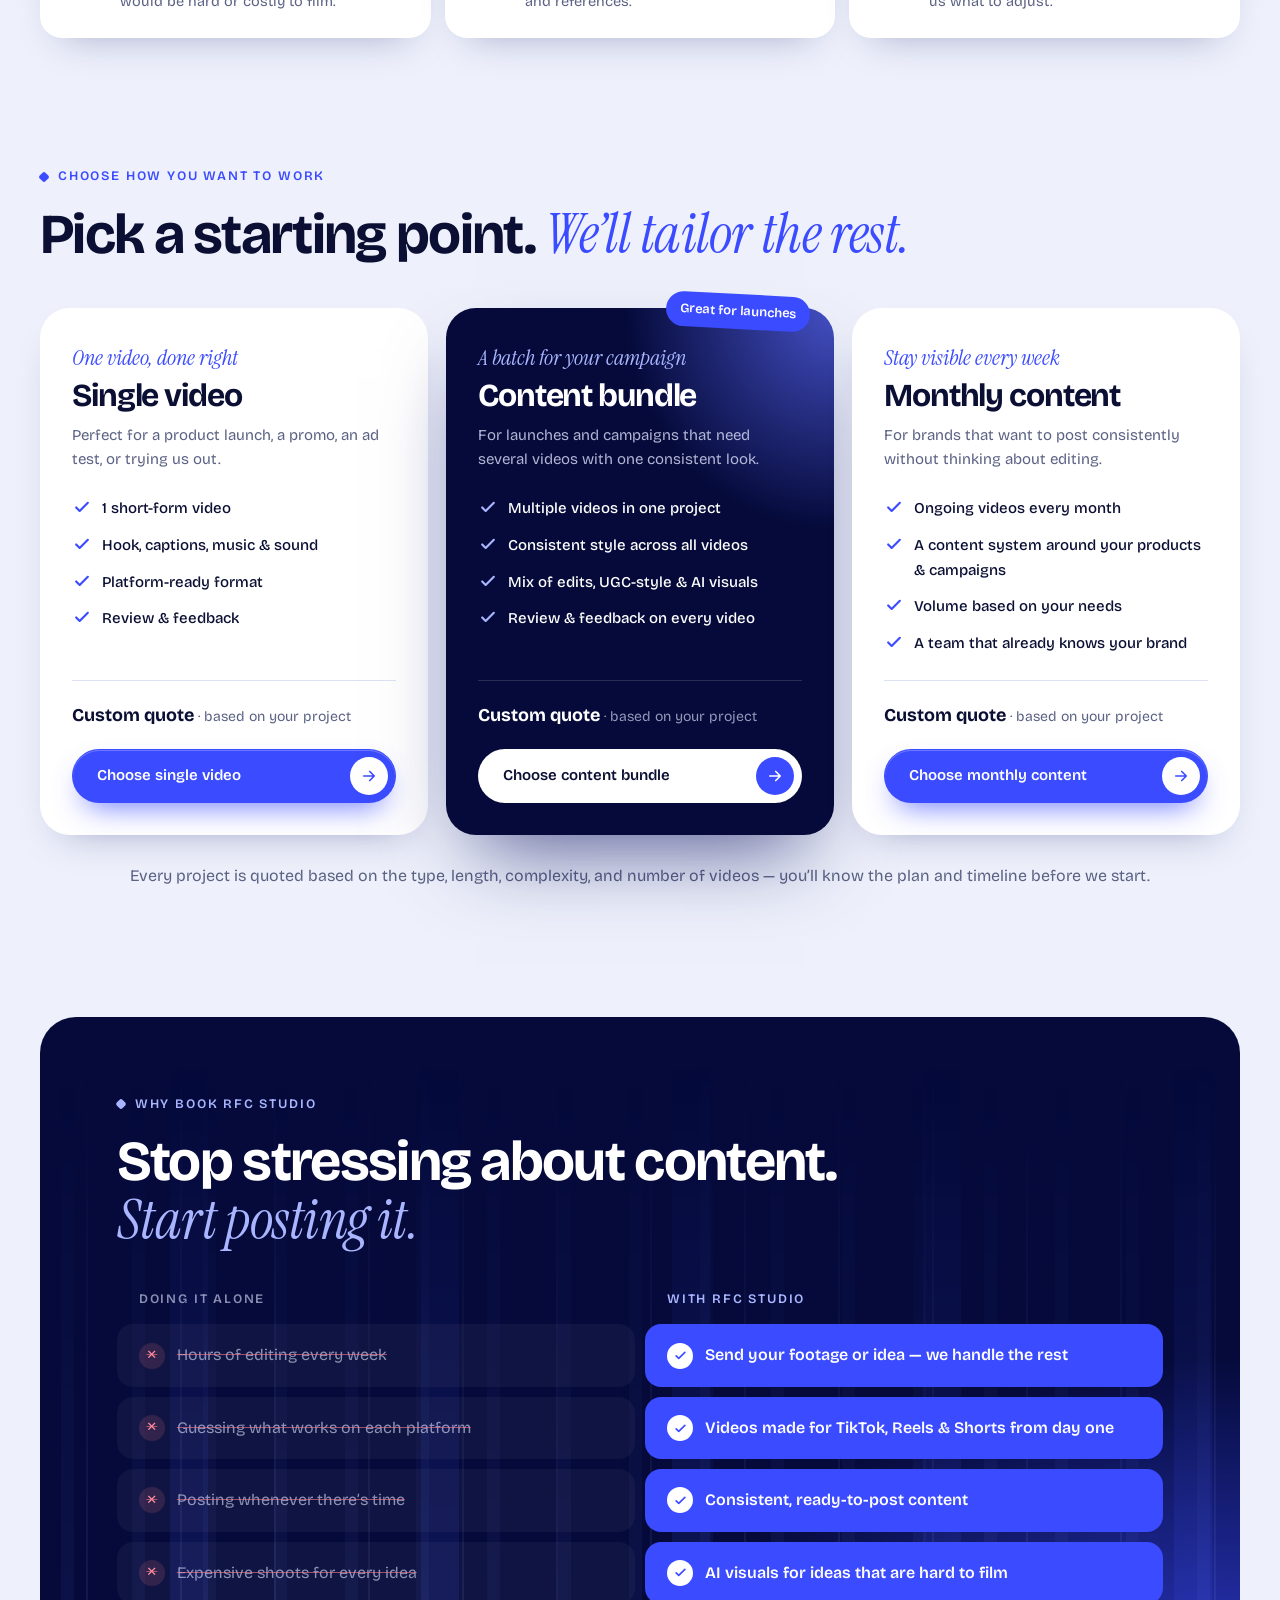
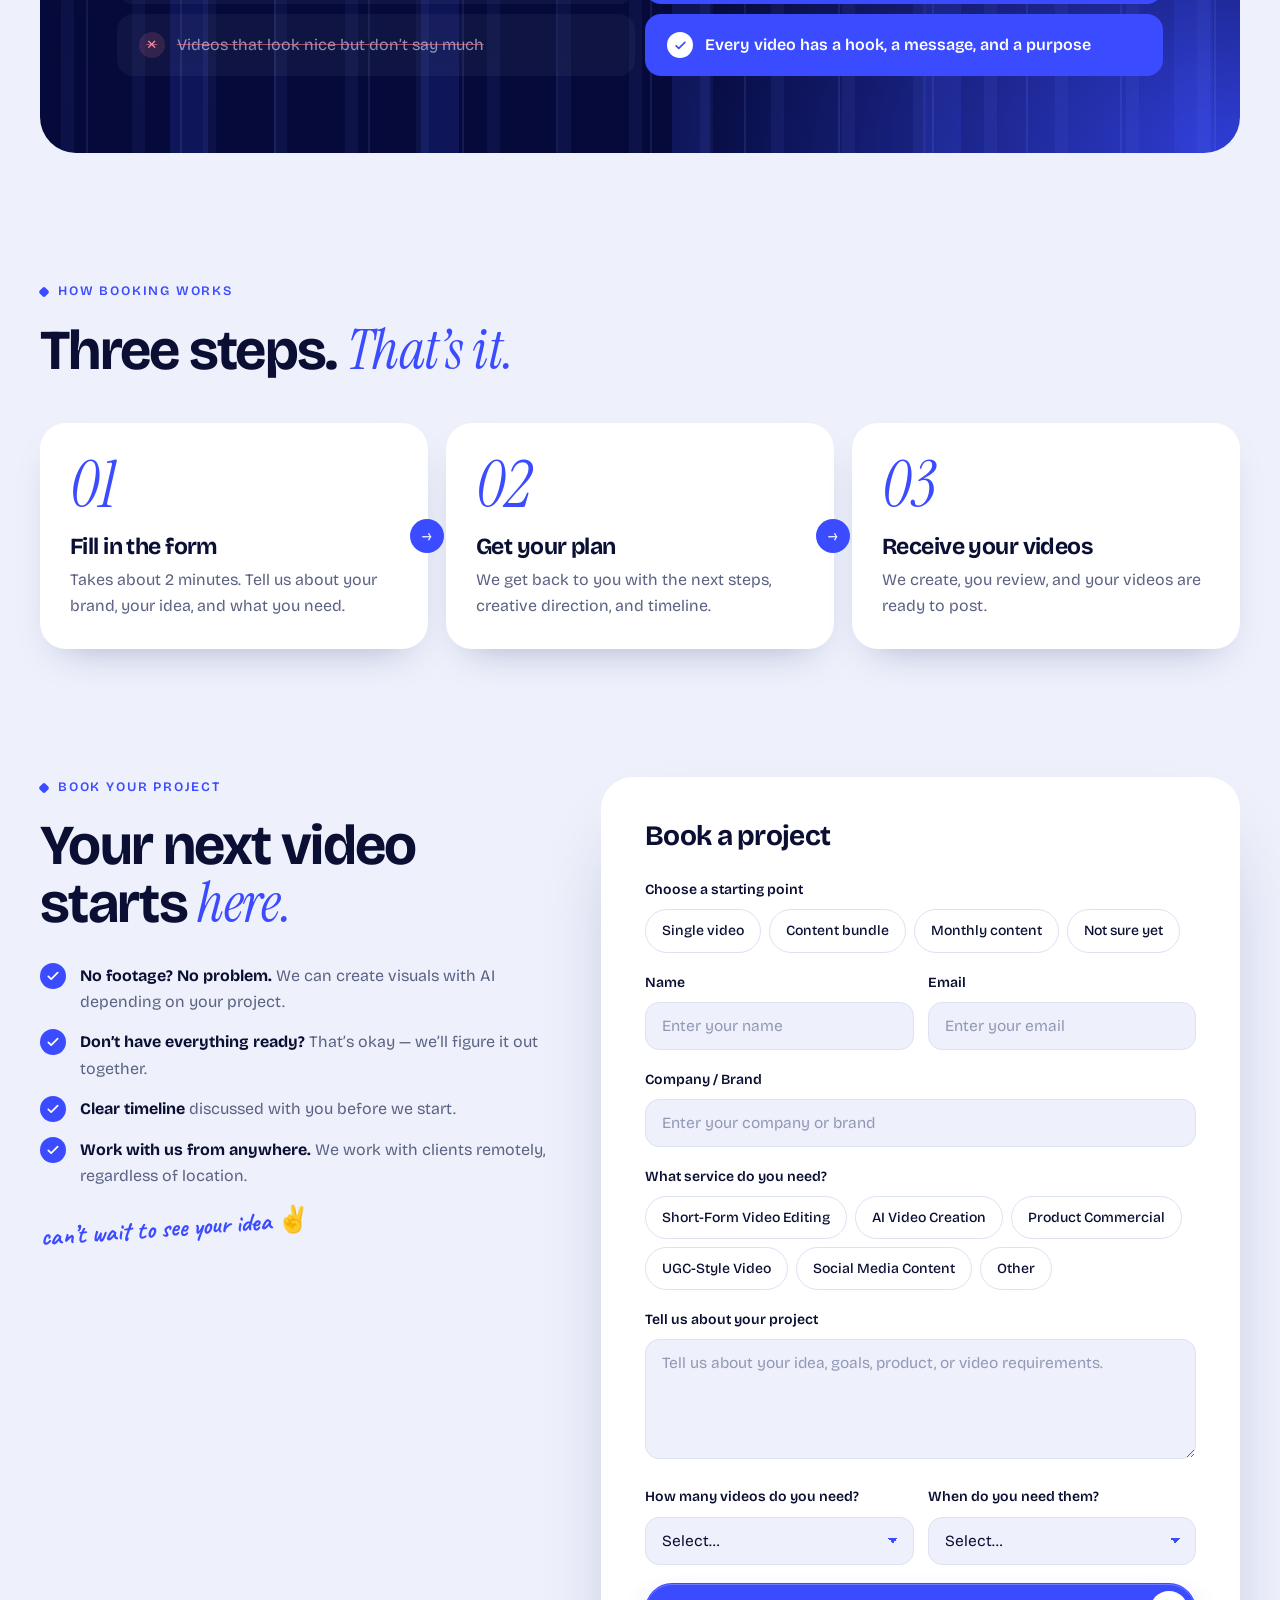
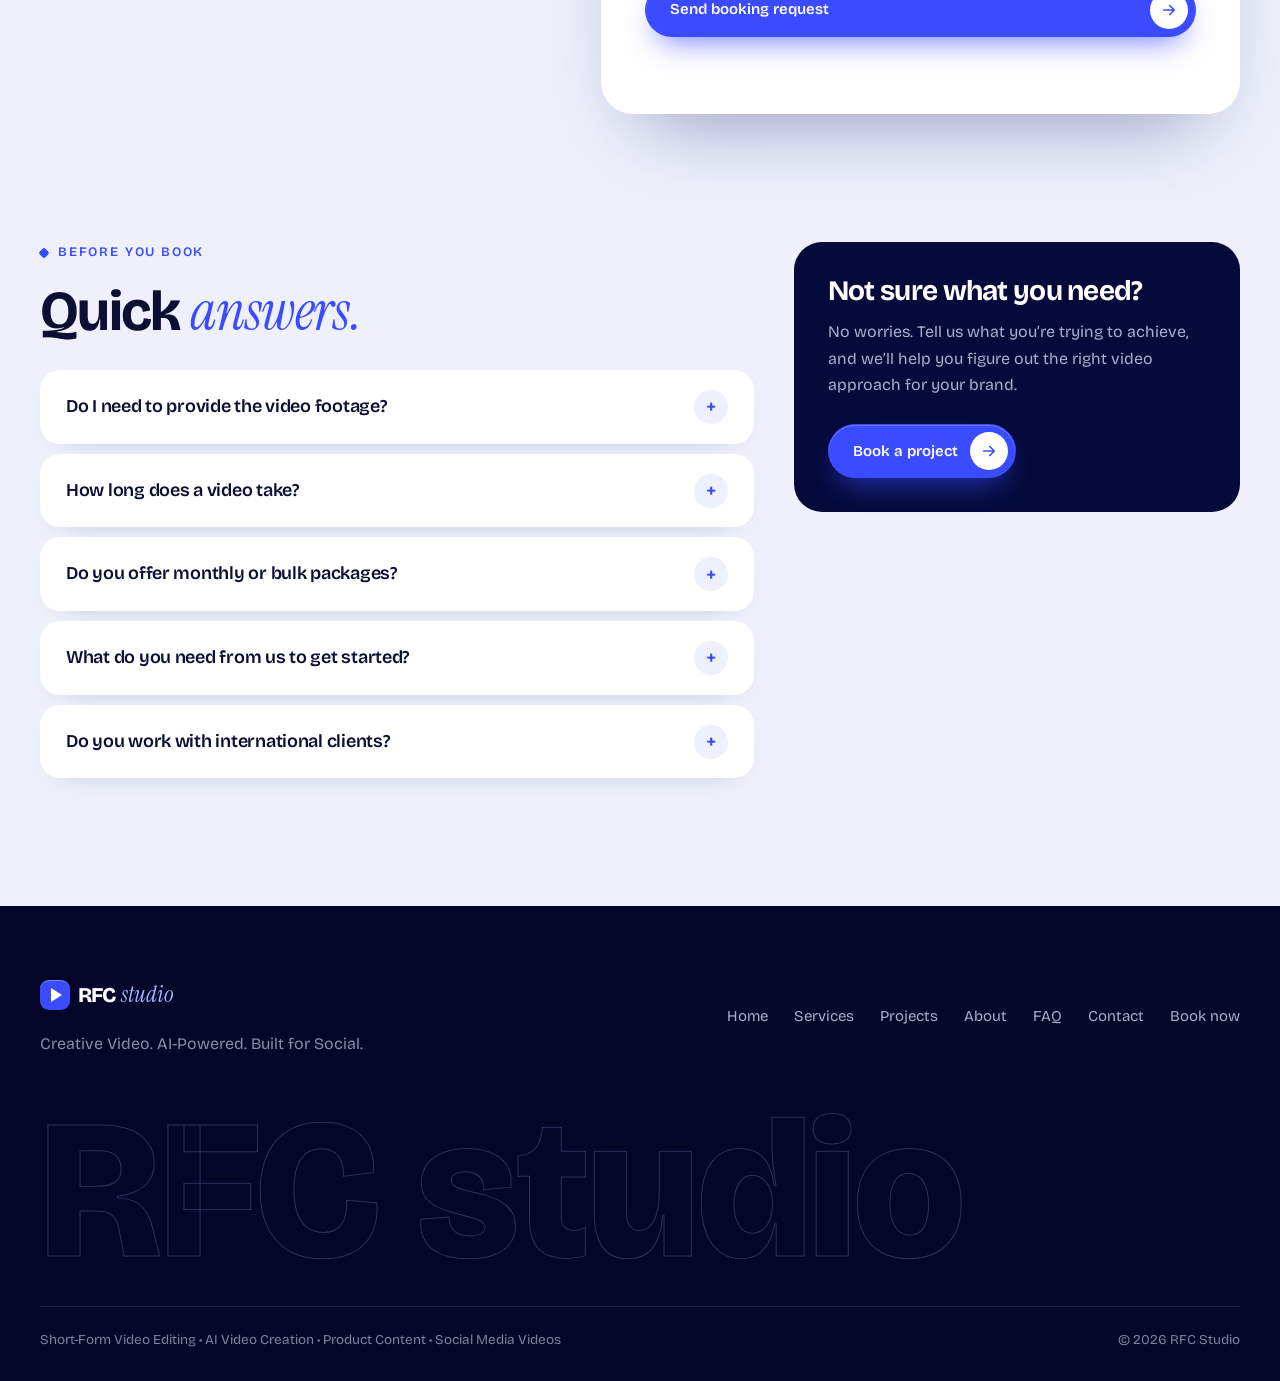
<file: book.html>
<!doctype html>
<html lang="en">
<head>
  <meta charset="utf-8" />
  <meta name="viewport" content="width=device-width, initial-scale=1" />
  <title>Book now — RFC Studio</title>
  <meta name="description" content="Book a video project with RFC Studio: short-form editing, AI videos, product commercials, UGC-style and monthly social content." />
  <meta name="theme-color" content="#050a3a" />
  <link rel="preconnect" href="https://fonts.googleapis.com" />
  <link rel="preconnect" href="https://fonts.gstatic.com" crossorigin />
  <link href="https://fonts.googleapis.com/css2?family=Bricolage+Grotesque:opsz,wght@12..96,400;12..96,500;12..96,600;12..96,700;12..96,800&family=Instrument+Serif:ital@0;1&family=Caveat:wght@600;700&display=swap" rel="stylesheet" />
  <link rel="stylesheet" href="styles.css" />
  <link rel="icon" href="data:image/svg+xml,%3Csvg xmlns='http://www.w3.org/2000/svg' viewBox='0 0 64 64'%3E%3Crect width='64' height='64' rx='16' fill='%233b4bff'/%3E%3Cpath d='M25 19l21 13-21 13z' fill='%23fff'/%3E%3C/svg%3E" />
</head>
<body>
  <header class="nav">
    <a href="index.html" class="logo" aria-label="RFC Studio home">
      <span class="logo-mark" aria-hidden="true"></span><span class="logo-word">RFC</span><span class="logo-serif">studio</span>
    </a>
    <nav class="nav-links" aria-label="Main">
      <a href="index.html">Home</a>
      <a href="services.html">Services</a>
      <a href="projects.html">Projects</a>
      <a href="about.html">About</a>
      <a href="faq.html">FAQ</a>
      <a href="contact.html">Contact</a>
      <a href="book.html" class="nav-mobile-cta">Book now</a>
    </nav>
    <a href="book.html" class="btn btn-blue btn-sm nav-cta">Book now</a>
    <button class="menu-toggle" aria-label="Open menu" aria-expanded="false"><span></span><span></span></button>
  </header>

  <main>
  <section class="top book-top">
    <div class="stripes" aria-hidden="true"></div>
    <div class="ghost" aria-hidden="true">BOOK NOW</div>
    <div class="container book-hero">
      <div>
        <p class="pill reveal"><span class="rec"></span>Now booking new projects</p>
        <h1 class="h1 reveal">Let’s make your brand <em>impossible to scroll past.</em></h1>
        <p class="lead lead-light reveal">Tell us what you need — one video, a campaign, or content every month. We’ll plan it, create it, and hand you videos that are ready to post.</p>
        <div class="btn-row btn-row-left reveal">
          <a href="#book-form" class="btn btn-blue">Start your booking<span class="btn-ico"><svg viewBox="0 0 24 24" aria-hidden="true"><path d="M5 12h14M13 6l6 6-6 6" fill="none" stroke="currentColor" stroke-width="2.2" stroke-linecap="round" stroke-linejoin="round"/></svg></span></a>
          <a href="#what-you-get" class="btn btn-glass">See what you get</a>
        </div>
        <ul class="trust reveal">
          <li><b>3+</b> years</li><li><b>20+</b> companies</li><li><b>1,000+</b> videos</li>
        </ul>
      </div>
      <div class="ticket reveal" aria-hidden="true">
        <div class="ticket-head"><span class="logo-mark"></span><div><b>Your project</b><span>RFC Studio · brief #001</span></div></div>
        <ul class="ticket-list"><li style="--n:0"><span>Format</span><b>9:16 vertical</b><i><svg viewBox="0 0 24 24" aria-hidden="true"><path d="M5 12.5l4.2 4.2L19 7" fill="none" stroke="currentColor" stroke-width="2.6" stroke-linecap="round" stroke-linejoin="round"/></svg></i></li><li style="--n:1"><span>Hook</span><b>First 3 seconds</b><i><svg viewBox="0 0 24 24" aria-hidden="true"><path d="M5 12.5l4.2 4.2L19 7" fill="none" stroke="currentColor" stroke-width="2.6" stroke-linecap="round" stroke-linejoin="round"/></svg></i></li><li style="--n:2"><span>Captions</span><b>Animated</b><i><svg viewBox="0 0 24 24" aria-hidden="true"><path d="M5 12.5l4.2 4.2L19 7" fill="none" stroke="currentColor" stroke-width="2.6" stroke-linecap="round" stroke-linejoin="round"/></svg></i></li><li style="--n:3"><span>Sound</span><b>Music + SFX</b><i><svg viewBox="0 0 24 24" aria-hidden="true"><path d="M5 12.5l4.2 4.2L19 7" fill="none" stroke="currentColor" stroke-width="2.6" stroke-linecap="round" stroke-linejoin="round"/></svg></i></li><li style="--n:4"><span>Status</span><b>Ready to post</b><i><svg viewBox="0 0 24 24" aria-hidden="true"><path d="M5 12.5l4.2 4.2L19 7" fill="none" stroke="currentColor" stroke-width="2.6" stroke-linecap="round" stroke-linejoin="round"/></svg></i></li></ul>
        <div class="ticket-cut"></div>
        <div class="ticket-foot"><span>Platforms</span><b>TikTok · Reels · Shorts</b></div>
        <span class="stamp">Booked!</span>
      </div>
    </div>
  </section>

  <section class="section" id="what-you-get">
    <div class="container">
      <div class="head-row">
        <div>
          <p class="kicker reveal">What you get</p>
          <h2 class="h2 reveal">Every video comes <em>fully loaded.</em></h2>
        </div>
        <p class="lead reveal head-lead">No half-finished edits. Each video is built to grab attention, deliver your message, and be ready for your platform.</p>
      </div>
      <ul class="gets">
          <li class="get reveal"><span class="get-ico"><svg viewBox="0 0 24 24" aria-hidden="true"><path d="M5 12.5l4.2 4.2L19 7" fill="none" stroke="currentColor" stroke-width="2.6" stroke-linecap="round" stroke-linejoin="round"/></svg></span><div><h3>A scroll-stopping hook</h3><p>We build the first seconds of every video to make people stop and watch.</p></div></li>
          <li class="get reveal"><span class="get-ico"><svg viewBox="0 0 24 24" aria-hidden="true"><path d="M5 12.5l4.2 4.2L19 7" fill="none" stroke="currentColor" stroke-width="2.6" stroke-linecap="round" stroke-linejoin="round"/></svg></span><div><h3>Captions &amp; text animation</h3><p>Clear, on-brand captions so your message lands — even with the sound off.</p></div></li>
          <li class="get reveal"><span class="get-ico"><svg viewBox="0 0 24 24" aria-hidden="true"><path d="M5 12.5l4.2 4.2L19 7" fill="none" stroke="currentColor" stroke-width="2.6" stroke-linecap="round" stroke-linejoin="round"/></svg></span><div><h3>Sound that fits</h3><p>Music, sound effects, and voiceovers chosen to create the right feeling.</p></div></li>
          <li class="get reveal"><span class="get-ico"><svg viewBox="0 0 24 24" aria-hidden="true"><path d="M5 12.5l4.2 4.2L19 7" fill="none" stroke="currentColor" stroke-width="2.6" stroke-linecap="round" stroke-linejoin="round"/></svg></span><div><h3>Dynamic pacing &amp; transitions</h3><p>Fast, smooth edits made for short-form attention spans.</p></div></li>
          <li class="get reveal"><span class="get-ico"><svg viewBox="0 0 24 24" aria-hidden="true"><path d="M5 12.5l4.2 4.2L19 7" fill="none" stroke="currentColor" stroke-width="2.6" stroke-linecap="round" stroke-linejoin="round"/></svg></span><div><h3>Color &amp; visual polish</h3><p>Color adjustments and visual effects so everything looks clean and premium.</p></div></li>
          <li class="get reveal"><span class="get-ico"><svg viewBox="0 0 24 24" aria-hidden="true"><path d="M5 12.5l4.2 4.2L19 7" fill="none" stroke="currentColor" stroke-width="2.6" stroke-linecap="round" stroke-linejoin="round"/></svg></span><div><h3>Platform-ready files</h3><p>Formatted for TikTok, Instagram Reels, Facebook Reels, and YouTube Shorts.</p></div></li>
          <li class="get reveal"><span class="get-ico"><svg viewBox="0 0 24 24" aria-hidden="true"><path d="M5 12.5l4.2 4.2L19 7" fill="none" stroke="currentColor" stroke-width="2.6" stroke-linecap="round" stroke-linejoin="round"/></svg></span><div><h3>AI visuals when they help</h3><p>Scenes, product shots, and concepts that would be hard or costly to film.</p></div></li>
          <li class="get reveal"><span class="get-ico"><svg viewBox="0 0 24 24" aria-hidden="true"><path d="M5 12.5l4.2 4.2L19 7" fill="none" stroke="currentColor" stroke-width="2.6" stroke-linecap="round" stroke-linejoin="round"/></svg></span><div><h3>Your brand, your style</h3><p>We follow your guidelines, colors, fonts, and references.</p></div></li>
          <li class="get reveal"><span class="get-ico"><svg viewBox="0 0 24 24" aria-hidden="true"><path d="M5 12.5l4.2 4.2L19 7" fill="none" stroke="currentColor" stroke-width="2.6" stroke-linecap="round" stroke-linejoin="round"/></svg></span><div><h3>Review &amp; feedback</h3><p>You see the video before it’s final and tell us what to adjust.</p></div></li>
      </ul>
    </div>
  </section>

  <section class="section section-tight">
    <div class="container">
      <p class="kicker reveal">Choose how you want to work</p>
      <h2 class="h2 reveal">Pick a starting point. <em>We’ll tailor the rest.</em></h2>
      <div class="pkgs">
        <article class="pkg reveal">
          
          <p class="pkg-tag">One video, done right</p>
          <h3>Single video</h3>
          <p class="pkg-desc">Perfect for a product launch, a promo, an ad test, or trying us out.</p>
          <ul><li><svg viewBox="0 0 24 24" aria-hidden="true"><path d="M5 12.5l4.2 4.2L19 7" fill="none" stroke="currentColor" stroke-width="2.6" stroke-linecap="round" stroke-linejoin="round"/></svg><span>1 short-form video</span></li><li><svg viewBox="0 0 24 24" aria-hidden="true"><path d="M5 12.5l4.2 4.2L19 7" fill="none" stroke="currentColor" stroke-width="2.6" stroke-linecap="round" stroke-linejoin="round"/></svg><span>Hook, captions, music &amp; sound</span></li><li><svg viewBox="0 0 24 24" aria-hidden="true"><path d="M5 12.5l4.2 4.2L19 7" fill="none" stroke="currentColor" stroke-width="2.6" stroke-linecap="round" stroke-linejoin="round"/></svg><span>Platform-ready format</span></li><li><svg viewBox="0 0 24 24" aria-hidden="true"><path d="M5 12.5l4.2 4.2L19 7" fill="none" stroke="currentColor" stroke-width="2.6" stroke-linecap="round" stroke-linejoin="round"/></svg><span>Review &amp; feedback</span></li></ul>
          <p class="pkg-price">Custom quote <span>· based on your project</span></p>
          <a href="#book-form" class="btn btn-blue btn-block" data-package="Single video" data-qty="1 video">Choose single video<span class="btn-ico"><svg viewBox="0 0 24 24" aria-hidden="true"><path d="M5 12h14M13 6l6 6-6 6" fill="none" stroke="currentColor" stroke-width="2.2" stroke-linecap="round" stroke-linejoin="round"/></svg></span></a>
        </article>
        <article class="pkg pkg-featured reveal">
          <span class="pkg-flag">Great for launches</span>
          <p class="pkg-tag">A batch for your campaign</p>
          <h3>Content bundle</h3>
          <p class="pkg-desc">For launches and campaigns that need several videos with one consistent look.</p>
          <ul><li><svg viewBox="0 0 24 24" aria-hidden="true"><path d="M5 12.5l4.2 4.2L19 7" fill="none" stroke="currentColor" stroke-width="2.6" stroke-linecap="round" stroke-linejoin="round"/></svg><span>Multiple videos in one project</span></li><li><svg viewBox="0 0 24 24" aria-hidden="true"><path d="M5 12.5l4.2 4.2L19 7" fill="none" stroke="currentColor" stroke-width="2.6" stroke-linecap="round" stroke-linejoin="round"/></svg><span>Consistent style across all videos</span></li><li><svg viewBox="0 0 24 24" aria-hidden="true"><path d="M5 12.5l4.2 4.2L19 7" fill="none" stroke="currentColor" stroke-width="2.6" stroke-linecap="round" stroke-linejoin="round"/></svg><span>Mix of edits, UGC-style &amp; AI visuals</span></li><li><svg viewBox="0 0 24 24" aria-hidden="true"><path d="M5 12.5l4.2 4.2L19 7" fill="none" stroke="currentColor" stroke-width="2.6" stroke-linecap="round" stroke-linejoin="round"/></svg><span>Review &amp; feedback on every video</span></li></ul>
          <p class="pkg-price">Custom quote <span>· based on your project</span></p>
          <a href="#book-form" class="btn btn-white btn-block" data-package="Content bundle" data-qty="2–5 videos">Choose content bundle<span class="btn-ico"><svg viewBox="0 0 24 24" aria-hidden="true"><path d="M5 12h14M13 6l6 6-6 6" fill="none" stroke="currentColor" stroke-width="2.2" stroke-linecap="round" stroke-linejoin="round"/></svg></span></a>
        </article>
        <article class="pkg reveal">
          
          <p class="pkg-tag">Stay visible every week</p>
          <h3>Monthly content</h3>
          <p class="pkg-desc">For brands that want to post consistently without thinking about editing.</p>
          <ul><li><svg viewBox="0 0 24 24" aria-hidden="true"><path d="M5 12.5l4.2 4.2L19 7" fill="none" stroke="currentColor" stroke-width="2.6" stroke-linecap="round" stroke-linejoin="round"/></svg><span>Ongoing videos every month</span></li><li><svg viewBox="0 0 24 24" aria-hidden="true"><path d="M5 12.5l4.2 4.2L19 7" fill="none" stroke="currentColor" stroke-width="2.6" stroke-linecap="round" stroke-linejoin="round"/></svg><span>A content system around your products &amp; campaigns</span></li><li><svg viewBox="0 0 24 24" aria-hidden="true"><path d="M5 12.5l4.2 4.2L19 7" fill="none" stroke="currentColor" stroke-width="2.6" stroke-linecap="round" stroke-linejoin="round"/></svg><span>Volume based on your needs</span></li><li><svg viewBox="0 0 24 24" aria-hidden="true"><path d="M5 12.5l4.2 4.2L19 7" fill="none" stroke="currentColor" stroke-width="2.6" stroke-linecap="round" stroke-linejoin="round"/></svg><span>A team that already knows your brand</span></li></ul>
          <p class="pkg-price">Custom quote <span>· based on your project</span></p>
          <a href="#book-form" class="btn btn-blue btn-block" data-package="Monthly content" data-qty="Monthly / ongoing">Choose monthly content<span class="btn-ico"><svg viewBox="0 0 24 24" aria-hidden="true"><path d="M5 12h14M13 6l6 6-6 6" fill="none" stroke="currentColor" stroke-width="2.2" stroke-linecap="round" stroke-linejoin="round"/></svg></span></a>
        </article>
      </div>
      <p class="pkg-note reveal">Every project is quoted based on the type, length, complexity, and number of videos — you’ll know the plan and timeline before we start.</p>
    </div>
  </section>

  <section class="section section-tight">
    <div class="container">
      <div class="panel cmp">
        <div class="stripes stripes-soft" aria-hidden="true"></div>
        <div class="panel-head">
          <p class="kicker kicker-light reveal">Why book RFC Studio</p>
          <h2 class="h2 reveal">Stop stressing about content. <em>Start posting it.</em></h2>
        </div>
        <div class="cmp-table">
          <div class="cmp-row cmp-labels"><p>Doing it alone</p><p>With RFC Studio</p></div>
            <div class="cmp-row reveal"><p class="cmp-no"><i>✕</i>Hours of editing every week</p><p class="cmp-yes"><i><svg viewBox="0 0 24 24" aria-hidden="true"><path d="M5 12.5l4.2 4.2L19 7" fill="none" stroke="currentColor" stroke-width="2.6" stroke-linecap="round" stroke-linejoin="round"/></svg></i>Send your footage or idea — we handle the rest</p></div>
            <div class="cmp-row reveal"><p class="cmp-no"><i>✕</i>Guessing what works on each platform</p><p class="cmp-yes"><i><svg viewBox="0 0 24 24" aria-hidden="true"><path d="M5 12.5l4.2 4.2L19 7" fill="none" stroke="currentColor" stroke-width="2.6" stroke-linecap="round" stroke-linejoin="round"/></svg></i>Videos made for TikTok, Reels & Shorts from day one</p></div>
            <div class="cmp-row reveal"><p class="cmp-no"><i>✕</i>Posting whenever there’s time</p><p class="cmp-yes"><i><svg viewBox="0 0 24 24" aria-hidden="true"><path d="M5 12.5l4.2 4.2L19 7" fill="none" stroke="currentColor" stroke-width="2.6" stroke-linecap="round" stroke-linejoin="round"/></svg></i>Consistent, ready-to-post content</p></div>
            <div class="cmp-row reveal"><p class="cmp-no"><i>✕</i>Expensive shoots for every idea</p><p class="cmp-yes"><i><svg viewBox="0 0 24 24" aria-hidden="true"><path d="M5 12.5l4.2 4.2L19 7" fill="none" stroke="currentColor" stroke-width="2.6" stroke-linecap="round" stroke-linejoin="round"/></svg></i>AI visuals for ideas that are hard to film</p></div>
            <div class="cmp-row reveal"><p class="cmp-no"><i>✕</i>Videos that look nice but don’t say much</p><p class="cmp-yes"><i><svg viewBox="0 0 24 24" aria-hidden="true"><path d="M5 12.5l4.2 4.2L19 7" fill="none" stroke="currentColor" stroke-width="2.6" stroke-linecap="round" stroke-linejoin="round"/></svg></i>Every video has a hook, a message, and a purpose</p></div>
        </div>
      </div>
    </div>
  </section>

  <section class="section section-tight">
    <div class="container">
      <p class="kicker reveal">How booking works</p>
      <h2 class="h2 reveal">Three steps. <em>That’s it.</em></h2>
      <ol class="bsteps">
        <li class="reveal"><span>01</span><h3>Fill in the form</h3><p>Takes about 2 minutes. Tell us about your brand, your idea, and what you need.</p></li>
        <li class="reveal"><span>02</span><h3>Get your plan</h3><p>We get back to you with the next steps, creative direction, and timeline.</p></li>
        <li class="reveal"><span>03</span><h3>Receive your videos</h3><p>We create, you review, and your videos are ready to post.</p></li>
      </ol>
    </div>
  </section>

  <section class="section section-tight" id="book-form">
    <div class="container contact">
      <div class="contact-side">
        <p class="kicker reveal">Book your project</p>
        <h2 class="h2 reveal">Your next video starts <em>here.</em></h2>
        <ul class="assure">
          <li class="reveal"><svg viewBox="0 0 24 24" aria-hidden="true"><path d="M5 12.5l4.2 4.2L19 7" fill="none" stroke="currentColor" stroke-width="2.6" stroke-linecap="round" stroke-linejoin="round"/></svg><span><b>No footage? No problem.</b> We can create visuals with AI depending on your project.</span></li>
          <li class="reveal"><svg viewBox="0 0 24 24" aria-hidden="true"><path d="M5 12.5l4.2 4.2L19 7" fill="none" stroke="currentColor" stroke-width="2.6" stroke-linecap="round" stroke-linejoin="round"/></svg><span><b>Don’t have everything ready?</b> That’s okay — we’ll figure it out together.</span></li>
          <li class="reveal"><svg viewBox="0 0 24 24" aria-hidden="true"><path d="M5 12.5l4.2 4.2L19 7" fill="none" stroke="currentColor" stroke-width="2.6" stroke-linecap="round" stroke-linejoin="round"/></svg><span><b>Clear timeline</b> discussed with you before we start.</span></li>
          <li class="reveal"><svg viewBox="0 0 24 24" aria-hidden="true"><path d="M5 12.5l4.2 4.2L19 7" fill="none" stroke="currentColor" stroke-width="2.6" stroke-linecap="round" stroke-linejoin="round"/></svg><span><b>Work with us from anywhere.</b> We work with clients remotely, regardless of location.</span></li>
        </ul>
        <p class="note n-contact reveal">can’t wait to see your idea ✌</p>
      </div>

      <form class="form reveal" id="inquiry-form" novalidate>
        <p class="h3">Book a project</p>
        <fieldset class="field"><legend>Choose a starting point</legend><div class="pills"><label><input type="radio" name="package" value="Single video" /><span>Single video</span></label><label><input type="radio" name="package" value="Content bundle" /><span>Content bundle</span></label><label><input type="radio" name="package" value="Monthly content" /><span>Monthly content</span></label><label><input type="radio" name="package" value="Not sure yet" /><span>Not sure yet</span></label></div></fieldset>
        <div class="row2">
          <label class="field"><span>Name</span><input type="text" name="name" placeholder="Enter your name" required autocomplete="name" /></label>
          <label class="field"><span>Email</span><input type="email" name="email" placeholder="Enter your email" required autocomplete="email" /></label>
        </div>
        <label class="field"><span>Company / Brand</span><input type="text" name="company" placeholder="Enter your company or brand" autocomplete="organization" /></label>
        <fieldset class="field"><legend>What service do you need?</legend><div class="pills"><label><input type="checkbox" name="service" value="Short-Form Video Editing" /><span>Short-Form Video Editing</span></label><label><input type="checkbox" name="service" value="AI Video Creation" /><span>AI Video Creation</span></label><label><input type="checkbox" name="service" value="Product Commercial" /><span>Product Commercial</span></label><label><input type="checkbox" name="service" value="UGC-Style Video" /><span>UGC-Style Video</span></label><label><input type="checkbox" name="service" value="Social Media Content" /><span>Social Media Content</span></label><label><input type="checkbox" name="service" value="Other" /><span>Other</span></label></div></fieldset>
        <label class="field"><span>Tell us about your project</span><textarea name="message" rows="4" placeholder="Tell us about your idea, goals, product, or video requirements." required></textarea></label>
        <div class="row2">
          <label class="field"><span>How many videos do you need?</span>
            <select name="quantity"><option value="">Select…</option><option>1 video</option><option>2–5 videos</option><option>6–10 videos</option><option>10+ videos</option><option>Monthly / ongoing</option></select></label>
          <label class="field"><span>When do you need them?</span>
            <select name="timeline"><option value="">Select…</option><option>As soon as possible</option><option>Within 2 weeks</option><option>Within a month</option><option>Flexible</option></select></label>
        </div>
        <button type="submit" class="btn btn-blue btn-block">Send booking request<span class="btn-ico"><svg viewBox="0 0 24 24" aria-hidden="true"><path d="M5 12h14M13 6l6 6-6 6" fill="none" stroke="currentColor" stroke-width="2.2" stroke-linecap="round" stroke-linejoin="round"/></svg></span></button>
        <p class="form-status" role="status" aria-live="polite"></p>
      </form>
    </div>
  </section>

  <section class="section section-tight">
    <div class="container faq-wrap">
      <div>
        <p class="kicker reveal">Before you book</p>
        <h2 class="h2 reveal book-faq-title">Quick <em>answers.</em></h2>
        <div class="faq">
        <details class="reveal"><summary>Do I need to provide the video footage?</summary><p>Not always.</p><p>If you already have footage, we can edit it into engaging short-form content.</p><p>If you don’t have footage, we can also create visuals using AI depending on your project requirements.</p></details>
        <details class="reveal"><summary>How long does a video take?</summary><p>Turnaround depends on the type, length, complexity, and number of videos required.</p><p>We’ll discuss the timeline with you before starting the project.</p></details>
        <details class="reveal"><summary>Do you offer monthly or bulk packages?</summary><p>Yes. If you need consistent content every week or month, we can create a package based on your content volume and requirements.</p></details>
        <details class="reveal"><summary>What do you need from us to get started?</summary><p>Usually, we’ll need your footage or product assets, project brief, brand information, references, and the main goal of the video.</p><p>Don’t have everything ready? That’s okay. We can discuss your idea first and figure out what you need.</p></details>
        <details class="reveal"><summary>Do you work with international clients?</summary><p>Yes. RFC Studio can work with brands and clients remotely, regardless of location.</p></details>
        </div>
      </div>
      <aside class="faq-side reveal">
        <p class="h3">Not sure what you need?</p>
        <p>No worries. Tell us what you’re trying to achieve, and we’ll help you figure out the right video approach for your brand.</p>
        <a href="#book-form" class="btn btn-blue">Book a project<span class="btn-ico"><svg viewBox="0 0 24 24" aria-hidden="true"><path d="M5 12h14M13 6l6 6-6 6" fill="none" stroke="currentColor" stroke-width="2.2" stroke-linecap="round" stroke-linejoin="round"/></svg></span></a>
      </aside>
    </div>
  </section>
  </main>
  <footer class="footer">
    <div class="container">
      <div class="footer-top">
        <div>
          <a href="index.html" class="logo"><span class="logo-mark" aria-hidden="true"></span><span class="logo-word">RFC</span><span class="logo-serif">studio</span></a>
          <p class="footer-tag">Creative Video. AI-Powered. Built for Social.</p>
        </div>
        <nav class="footer-links" aria-label="Footer"><a href="index.html">Home</a><a href="services.html">Services</a><a href="projects.html">Projects</a><a href="about.html">About</a><a href="faq.html">FAQ</a><a href="contact.html">Contact</a><a href="book.html">Book now</a></nav>
      </div>
      <p class="footer-big" aria-hidden="true">RFC studio</p>
      <div class="footer-bottom">
        <p>Short-Form Video Editing • AI Video Creation • Product Content • Social Media Videos</p>
        <p>© <span class="year"></span> RFC Studio</p>
      </div>
    </div>
  </footer>

  <script src="script.js"></script>
</body>
</html>
</file>
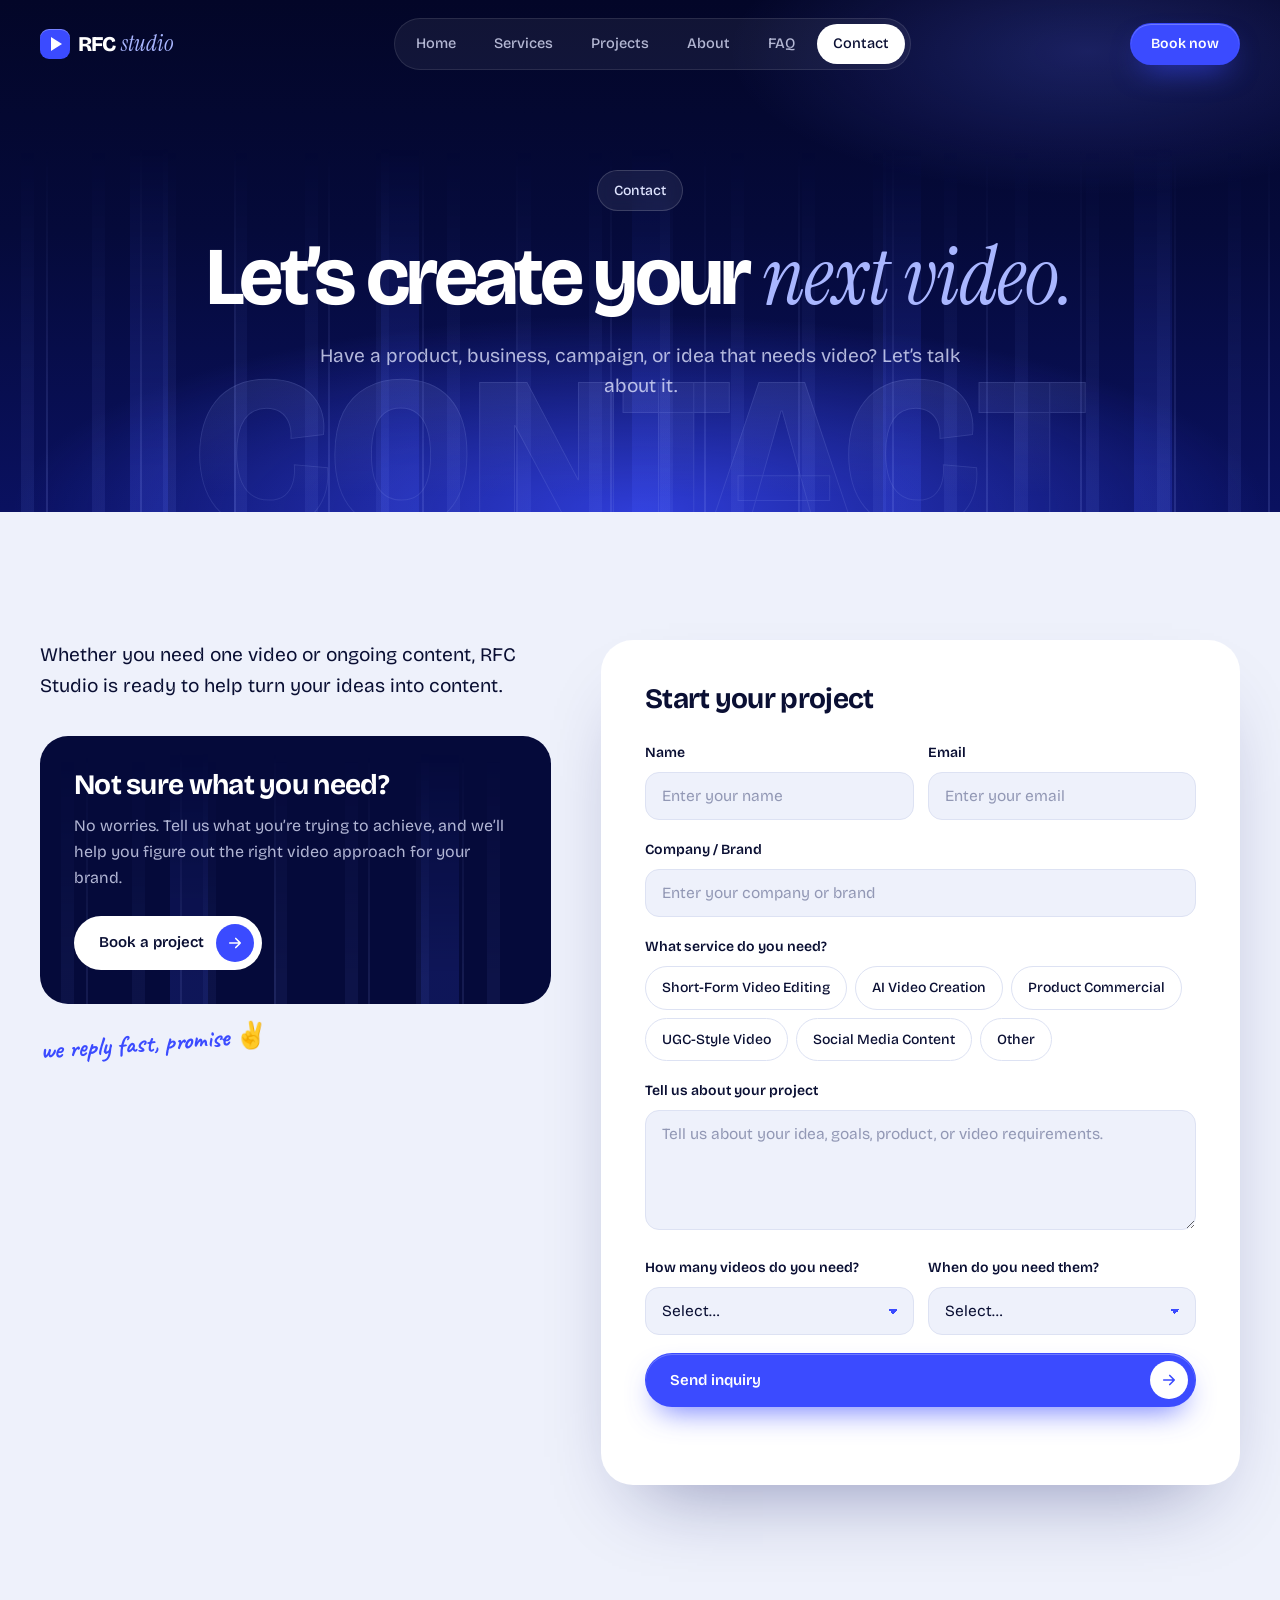
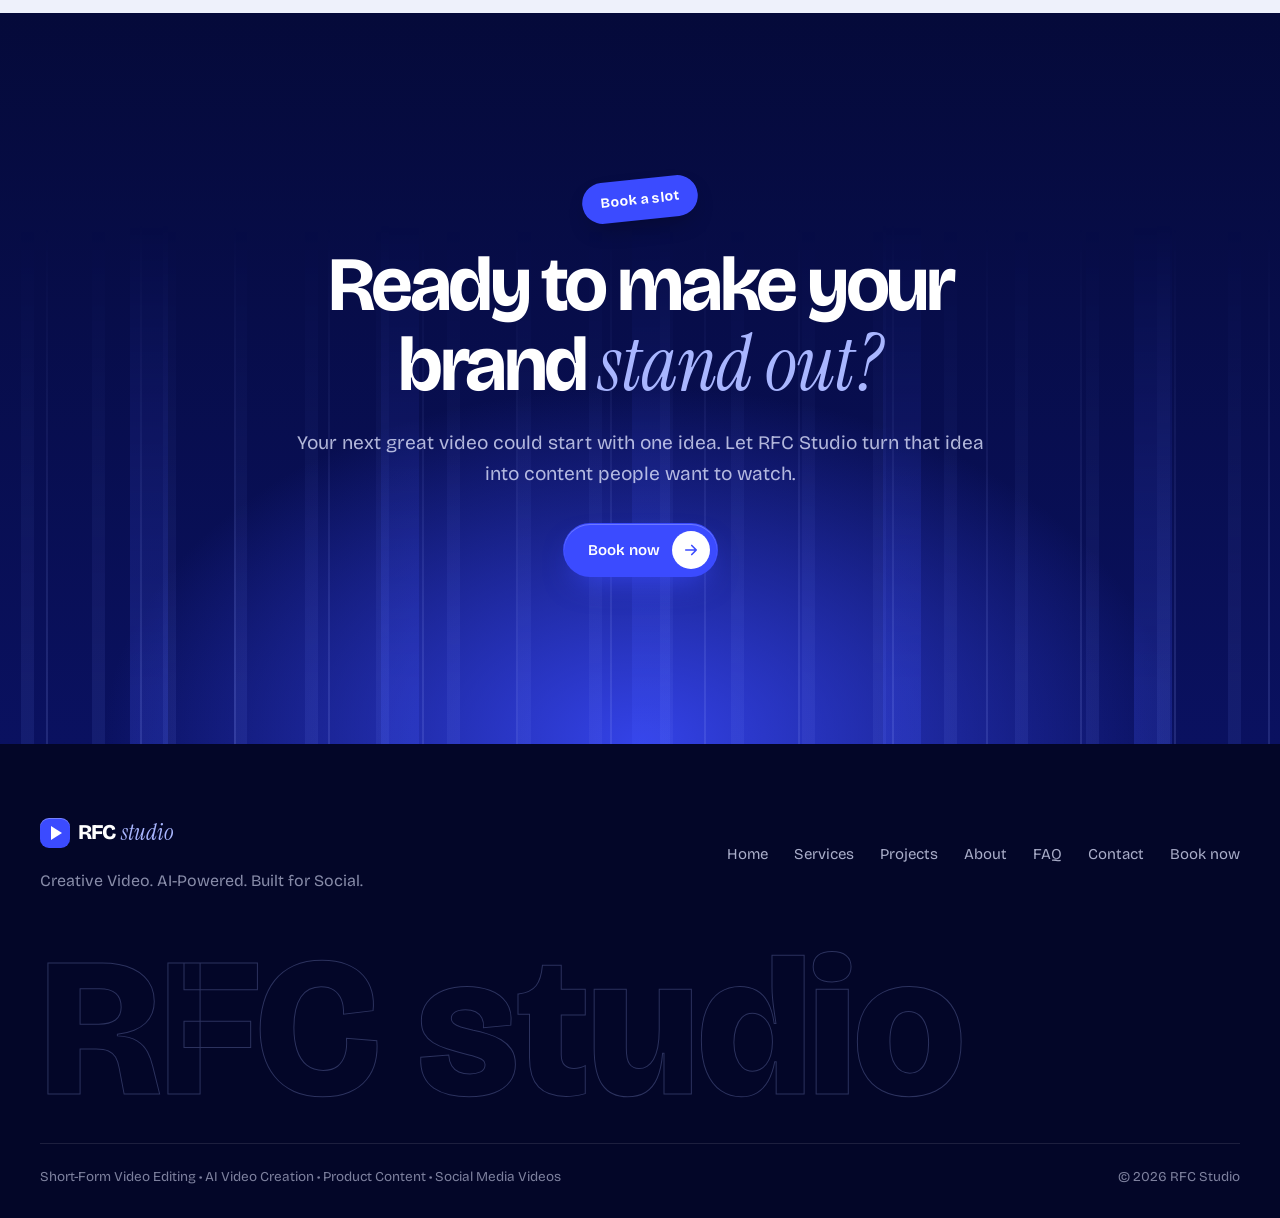
<file: contact.html>
<!doctype html>
<html lang="en">
<head>
  <meta charset="utf-8" />
  <meta name="viewport" content="width=device-width, initial-scale=1" />
  <title>Contact — RFC Studio</title>
  <meta name="description" content="Start your project with RFC Studio." />
  <meta name="theme-color" content="#050a3a" />
  <link rel="preconnect" href="https://fonts.googleapis.com" />
  <link rel="preconnect" href="https://fonts.gstatic.com" crossorigin />
  <link href="https://fonts.googleapis.com/css2?family=Bricolage+Grotesque:opsz,wght@12..96,400;12..96,500;12..96,600;12..96,700;12..96,800&family=Instrument+Serif:ital@0;1&family=Caveat:wght@600;700&display=swap" rel="stylesheet" />
  <link rel="stylesheet" href="styles.css" />
  <link rel="icon" href="data:image/svg+xml,%3Csvg xmlns='http://www.w3.org/2000/svg' viewBox='0 0 64 64'%3E%3Crect width='64' height='64' rx='16' fill='%233b4bff'/%3E%3Cpath d='M25 19l21 13-21 13z' fill='%23fff'/%3E%3C/svg%3E" />
</head>
<body>
  <header class="nav">
    <a href="index.html" class="logo" aria-label="RFC Studio home">
      <span class="logo-mark" aria-hidden="true"></span><span class="logo-word">RFC</span><span class="logo-serif">studio</span>
    </a>
    <nav class="nav-links" aria-label="Main">
      <a href="index.html">Home</a>
      <a href="services.html">Services</a>
      <a href="projects.html">Projects</a>
      <a href="about.html">About</a>
      <a href="faq.html">FAQ</a>
      <a href="contact.html" class="active" aria-current="page">Contact</a>
      <a href="book.html" class="nav-mobile-cta">Book now</a>
    </nav>
    <a href="book.html" class="btn btn-blue btn-sm nav-cta">Book now</a>
    <button class="menu-toggle" aria-label="Open menu" aria-expanded="false"><span></span><span></span></button>
  </header>
  <section class="top page-top">
    <div class="stripes" aria-hidden="true"></div>
    <div class="ghost" aria-hidden="true">CONTACT</div>
    <div class="container page-hero">
      <p class="pill reveal">Contact</p>
      <h1 class="h1 reveal">Let’s create your <em>next video.</em></h1>
      <p class="lead lead-light reveal">Have a product, business, campaign, or idea that needs video? Let’s talk about it.</p>
      
    </div>
  </section>

  <main>
  <section class="section">
    <div class="container contact">
      <div class="contact-side">
        <p class="lead reveal">Whether you need one video or ongoing content, RFC Studio is ready to help turn your ideas into content.</p>
        <div class="unsure reveal">
          <div class="stripes stripes-soft" aria-hidden="true"></div>
          <p class="h3">Not sure what you need?</p>
          <p>No worries. Tell us what you’re trying to achieve, and we’ll help you figure out the right video approach for your brand.</p>
          <a href="book.html" class="btn btn-white">Book a project<span class="btn-ico"><svg viewBox="0 0 24 24" aria-hidden="true"><path d="M5 12h14M13 6l6 6-6 6" fill="none" stroke="currentColor" stroke-width="2.2" stroke-linecap="round" stroke-linejoin="round"/></svg></span></a>
        </div>
        <p class="note n-contact reveal">we reply fast, promise ✌</p>
      </div>

      <form class="form reveal" id="inquiry-form" novalidate>
        <p class="h3">Start your project</p>
        <div class="row2">
          <label class="field"><span>Name</span><input type="text" name="name" placeholder="Enter your name" required autocomplete="name" /></label>
          <label class="field"><span>Email</span><input type="email" name="email" placeholder="Enter your email" required autocomplete="email" /></label>
        </div>
        <label class="field"><span>Company / Brand</span><input type="text" name="company" placeholder="Enter your company or brand" autocomplete="organization" /></label>
        <fieldset class="field"><legend>What service do you need?</legend><div class="pills"><label><input type="checkbox" name="service" value="Short-Form Video Editing" /><span>Short-Form Video Editing</span></label><label><input type="checkbox" name="service" value="AI Video Creation" /><span>AI Video Creation</span></label><label><input type="checkbox" name="service" value="Product Commercial" /><span>Product Commercial</span></label><label><input type="checkbox" name="service" value="UGC-Style Video" /><span>UGC-Style Video</span></label><label><input type="checkbox" name="service" value="Social Media Content" /><span>Social Media Content</span></label><label><input type="checkbox" name="service" value="Other" /><span>Other</span></label></div></fieldset>
        <label class="field"><span>Tell us about your project</span><textarea name="message" rows="4" placeholder="Tell us about your idea, goals, product, or video requirements." required></textarea></label>
        <div class="row2">
          <label class="field"><span>How many videos do you need?</span>
            <select name="quantity"><option value="">Select…</option><option>1 video</option><option>2–5 videos</option><option>6–10 videos</option><option>10+ videos</option><option>Monthly / ongoing</option></select></label>
          <label class="field"><span>When do you need them?</span>
            <select name="timeline"><option value="">Select…</option><option>As soon as possible</option><option>Within 2 weeks</option><option>Within a month</option><option>Flexible</option></select></label>
        </div>
        <button type="submit" class="btn btn-blue btn-block">Send inquiry<span class="btn-ico"><svg viewBox="0 0 24 24" aria-hidden="true"><path d="M5 12h14M13 6l6 6-6 6" fill="none" stroke="currentColor" stroke-width="2.2" stroke-linecap="round" stroke-linejoin="round"/></svg></span></button>
        <p class="form-status" role="status" aria-live="polite"></p>
      </form>
    </div>
  </section>
  </main>
  <section class="final">
    <div class="stripes" aria-hidden="true"></div>
    <div class="container final-inner">
      <span class="sticker s-a" aria-hidden="true">Book a slot</span>
      <h2 class="h2 reveal">Ready to make your brand <em>stand out?</em></h2>
      <p class="lead lead-light reveal">Your next great video could start with one idea. Let RFC Studio turn that idea into content people want to watch.</p>
      <div class="reveal"><a href="book.html" class="btn btn-blue">Book now<span class="btn-ico"><svg viewBox="0 0 24 24" aria-hidden="true"><path d="M5 12h14M13 6l6 6-6 6" fill="none" stroke="currentColor" stroke-width="2.2" stroke-linecap="round" stroke-linejoin="round"/></svg></span></a></div>
    </div>
  </section>
  <footer class="footer">
    <div class="container">
      <div class="footer-top">
        <div>
          <a href="index.html" class="logo"><span class="logo-mark" aria-hidden="true"></span><span class="logo-word">RFC</span><span class="logo-serif">studio</span></a>
          <p class="footer-tag">Creative Video. AI-Powered. Built for Social.</p>
        </div>
        <nav class="footer-links" aria-label="Footer"><a href="index.html">Home</a><a href="services.html">Services</a><a href="projects.html">Projects</a><a href="about.html">About</a><a href="faq.html">FAQ</a><a href="contact.html">Contact</a><a href="book.html">Book now</a></nav>
      </div>
      <p class="footer-big" aria-hidden="true">RFC studio</p>
      <div class="footer-bottom">
        <p>Short-Form Video Editing • AI Video Creation • Product Content • Social Media Videos</p>
        <p>© <span class="year"></span> RFC Studio</p>
      </div>
    </div>
  </footer>

  <script src="script.js"></script>
</body>
</html>
</file>
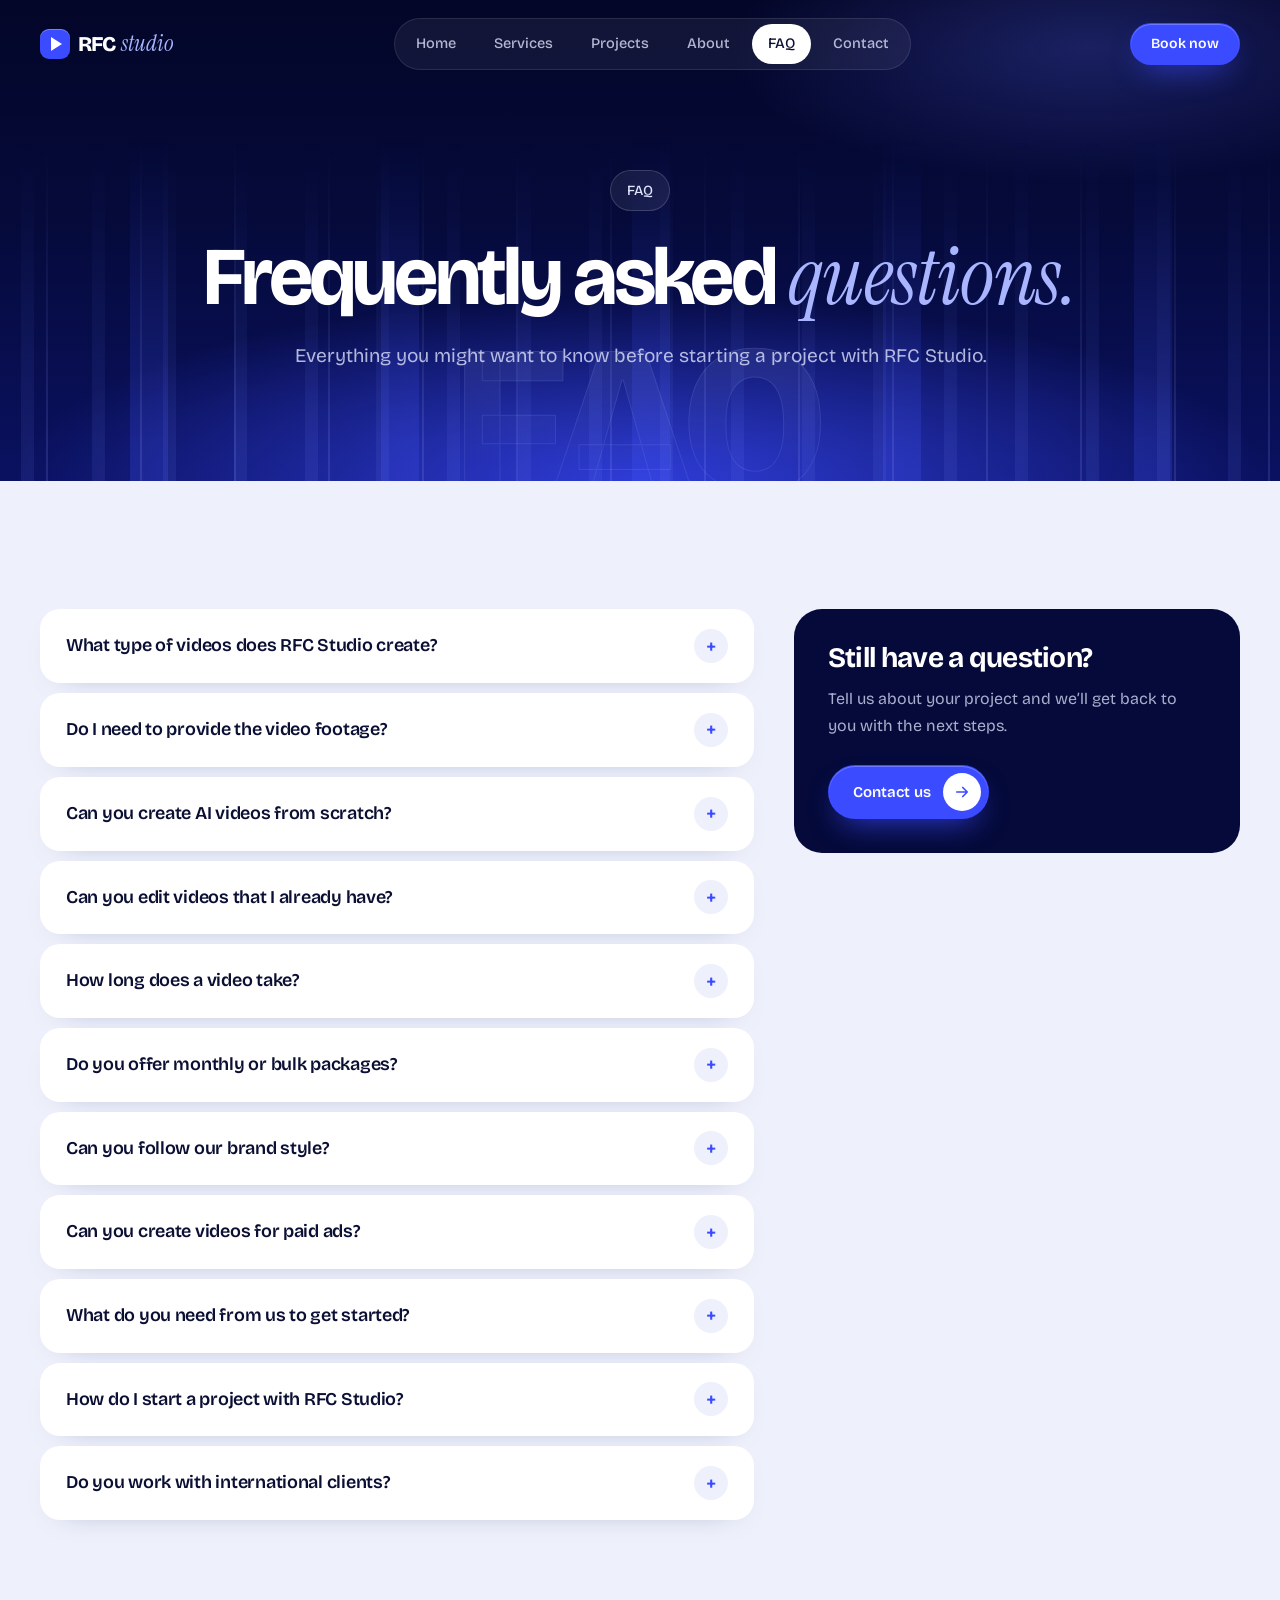
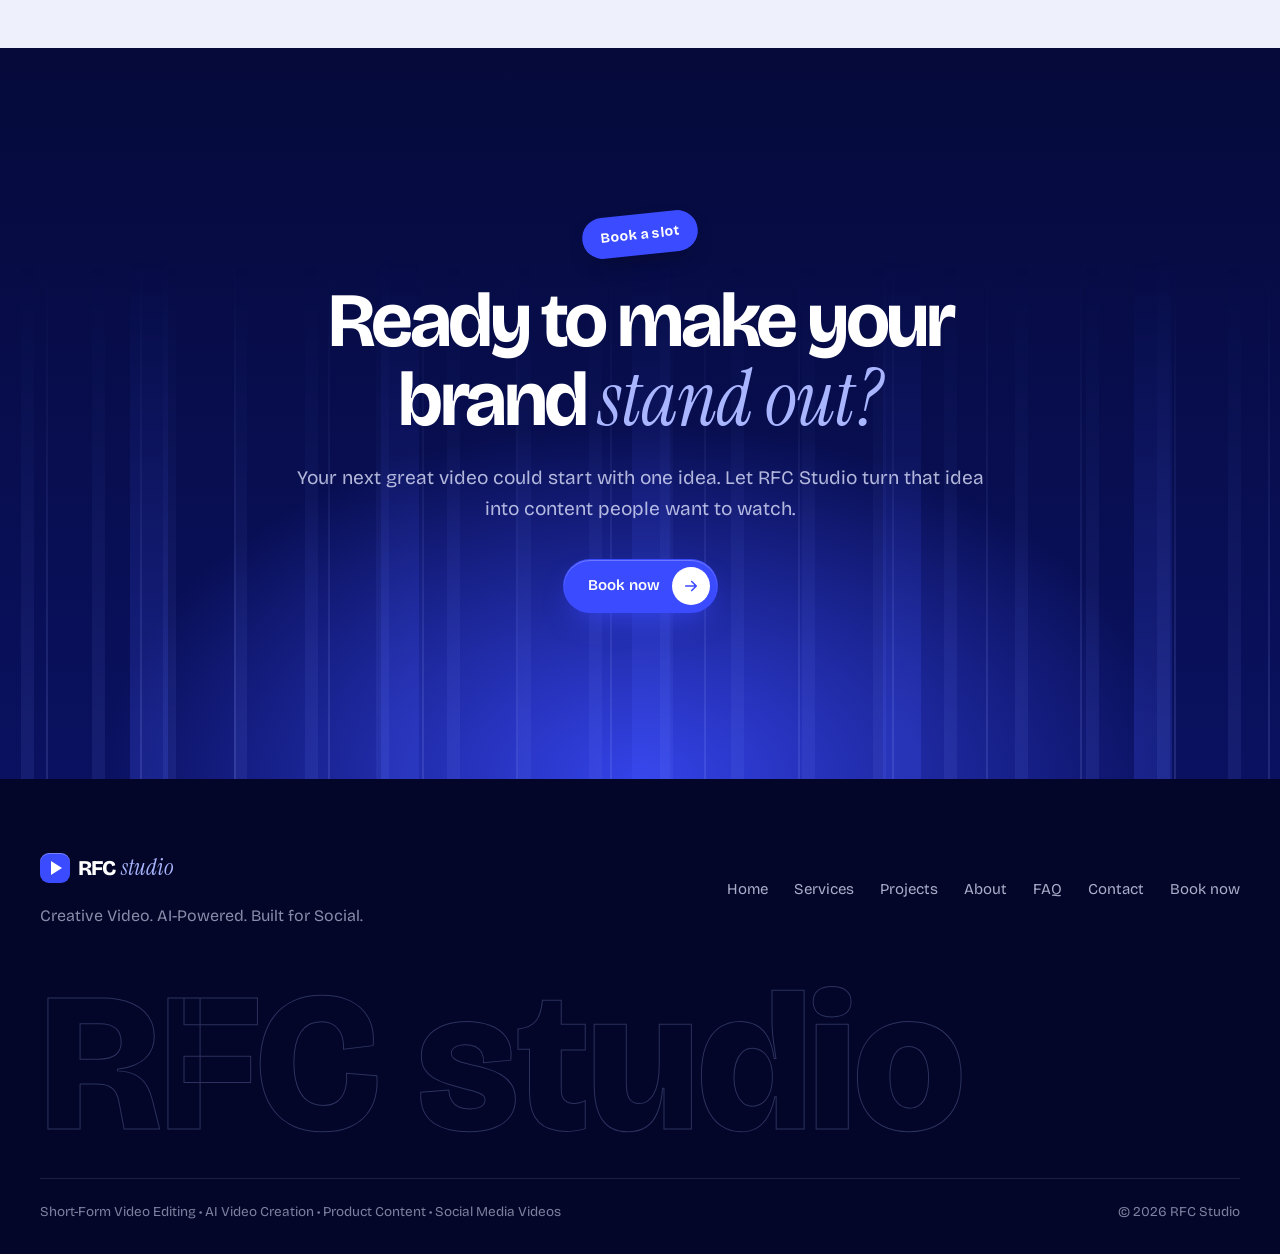
<file: faq.html>
<!doctype html>
<html lang="en">
<head>
  <meta charset="utf-8" />
  <meta name="viewport" content="width=device-width, initial-scale=1" />
  <title>FAQ — RFC Studio</title>
  <meta name="description" content="Frequently asked questions about working with RFC Studio." />
  <meta name="theme-color" content="#050a3a" />
  <link rel="preconnect" href="https://fonts.googleapis.com" />
  <link rel="preconnect" href="https://fonts.gstatic.com" crossorigin />
  <link href="https://fonts.googleapis.com/css2?family=Bricolage+Grotesque:opsz,wght@12..96,400;12..96,500;12..96,600;12..96,700;12..96,800&family=Instrument+Serif:ital@0;1&family=Caveat:wght@600;700&display=swap" rel="stylesheet" />
  <link rel="stylesheet" href="styles.css" />
  <link rel="icon" href="data:image/svg+xml,%3Csvg xmlns='http://www.w3.org/2000/svg' viewBox='0 0 64 64'%3E%3Crect width='64' height='64' rx='16' fill='%233b4bff'/%3E%3Cpath d='M25 19l21 13-21 13z' fill='%23fff'/%3E%3C/svg%3E" />
</head>
<body>
  <header class="nav">
    <a href="index.html" class="logo" aria-label="RFC Studio home">
      <span class="logo-mark" aria-hidden="true"></span><span class="logo-word">RFC</span><span class="logo-serif">studio</span>
    </a>
    <nav class="nav-links" aria-label="Main">
      <a href="index.html">Home</a>
      <a href="services.html">Services</a>
      <a href="projects.html">Projects</a>
      <a href="about.html">About</a>
      <a href="faq.html" class="active" aria-current="page">FAQ</a>
      <a href="contact.html">Contact</a>
      <a href="book.html" class="nav-mobile-cta">Book now</a>
    </nav>
    <a href="book.html" class="btn btn-blue btn-sm nav-cta">Book now</a>
    <button class="menu-toggle" aria-label="Open menu" aria-expanded="false"><span></span><span></span></button>
  </header>
  <section class="top page-top">
    <div class="stripes" aria-hidden="true"></div>
    <div class="ghost" aria-hidden="true">FAQ</div>
    <div class="container page-hero">
      <p class="pill reveal">FAQ</p>
      <h1 class="h1 reveal">Frequently asked <em>questions.</em></h1>
      <p class="lead lead-light reveal">Everything you might want to know before starting a project with RFC Studio.</p>
      
    </div>
  </section>

  <main>
  <section class="section">
    <div class="container faq-wrap">
      <div class="faq">
        <details class="reveal"><summary>What type of videos does RFC Studio create?</summary><p>We create short-form videos for TikTok, Instagram Reels, Facebook Reels, and YouTube Shorts, including video editing, AI videos, product commercials, UGC-style content, promotional videos, and social media content.</p></details>
        <details class="reveal"><summary>Do I need to provide the video footage?</summary><p>Not always.</p><p>If you already have footage, we can edit it into engaging short-form content.</p><p>If you don’t have footage, we can also create visuals using AI depending on your project requirements.</p></details>
        <details class="reveal"><summary>Can you create AI videos from scratch?</summary><p>Yes. We can create AI-powered scenes, characters, environments, product visuals, and creative concepts based on your idea or brief.</p></details>
        <details class="reveal"><summary>Can you edit videos that I already have?</summary><p>Absolutely. Send us your raw footage and we’ll handle the editing, captions, transitions, sound effects, music, pacing, and other creative elements needed for the final video.</p></details>
        <details class="reveal"><summary>How long does a video take?</summary><p>Turnaround depends on the type, length, complexity, and number of videos required.</p><p>We’ll discuss the timeline with you before starting the project.</p></details>
        <details class="reveal"><summary>Do you offer monthly or bulk packages?</summary><p>Yes. If you need consistent content every week or month, we can create a package based on your content volume and requirements.</p></details>
        <details class="reveal"><summary>Can you follow our brand style?</summary><p>Yes. You can provide your brand guidelines, colors, fonts, references, or previous content, and we’ll use them as a guide.</p></details>
        <details class="reveal"><summary>Can you create videos for paid ads?</summary><p>Yes. We can create product videos, UGC-style content, AI commercials, and short-form videos designed for social media advertising.</p></details>
        <details class="reveal"><summary>What do you need from us to get started?</summary><p>Usually, we’ll need your footage or product assets, project brief, brand information, references, and the main goal of the video.</p><p>Don’t have everything ready? That’s okay. We can discuss your idea first and figure out what you need.</p></details>
        <details class="reveal"><summary>How do I start a project with RFC Studio?</summary><p>Simply contact us through the website.</p><p>Tell us about your project, what type of video you need, and your requirements. We’ll get back to you with the next steps.</p></details>
        <details class="reveal"><summary>Do you work with international clients?</summary><p>Yes. RFC Studio can work with brands and clients remotely, regardless of location.</p></details>
      </div>
      <aside class="faq-side reveal">
        <p class="h3">Still have a question?</p>
        <p>Tell us about your project and we’ll get back to you with the next steps.</p>
        <a href="contact.html" class="btn btn-blue">Contact us<span class="btn-ico"><svg viewBox="0 0 24 24" aria-hidden="true"><path d="M5 12h14M13 6l6 6-6 6" fill="none" stroke="currentColor" stroke-width="2.2" stroke-linecap="round" stroke-linejoin="round"/></svg></span></a>
      </aside>
    </div>
  </section>
  </main>
  <section class="final">
    <div class="stripes" aria-hidden="true"></div>
    <div class="container final-inner">
      <span class="sticker s-a" aria-hidden="true">Book a slot</span>
      <h2 class="h2 reveal">Ready to make your brand <em>stand out?</em></h2>
      <p class="lead lead-light reveal">Your next great video could start with one idea. Let RFC Studio turn that idea into content people want to watch.</p>
      <div class="reveal"><a href="book.html" class="btn btn-blue">Book now<span class="btn-ico"><svg viewBox="0 0 24 24" aria-hidden="true"><path d="M5 12h14M13 6l6 6-6 6" fill="none" stroke="currentColor" stroke-width="2.2" stroke-linecap="round" stroke-linejoin="round"/></svg></span></a></div>
    </div>
  </section>
  <footer class="footer">
    <div class="container">
      <div class="footer-top">
        <div>
          <a href="index.html" class="logo"><span class="logo-mark" aria-hidden="true"></span><span class="logo-word">RFC</span><span class="logo-serif">studio</span></a>
          <p class="footer-tag">Creative Video. AI-Powered. Built for Social.</p>
        </div>
        <nav class="footer-links" aria-label="Footer"><a href="index.html">Home</a><a href="services.html">Services</a><a href="projects.html">Projects</a><a href="about.html">About</a><a href="faq.html">FAQ</a><a href="contact.html">Contact</a><a href="book.html">Book now</a></nav>
      </div>
      <p class="footer-big" aria-hidden="true">RFC studio</p>
      <div class="footer-bottom">
        <p>Short-Form Video Editing • AI Video Creation • Product Content • Social Media Videos</p>
        <p>© <span class="year"></span> RFC Studio</p>
      </div>
    </div>
  </footer>

  <script src="script.js"></script>
</body>
</html>
</file>
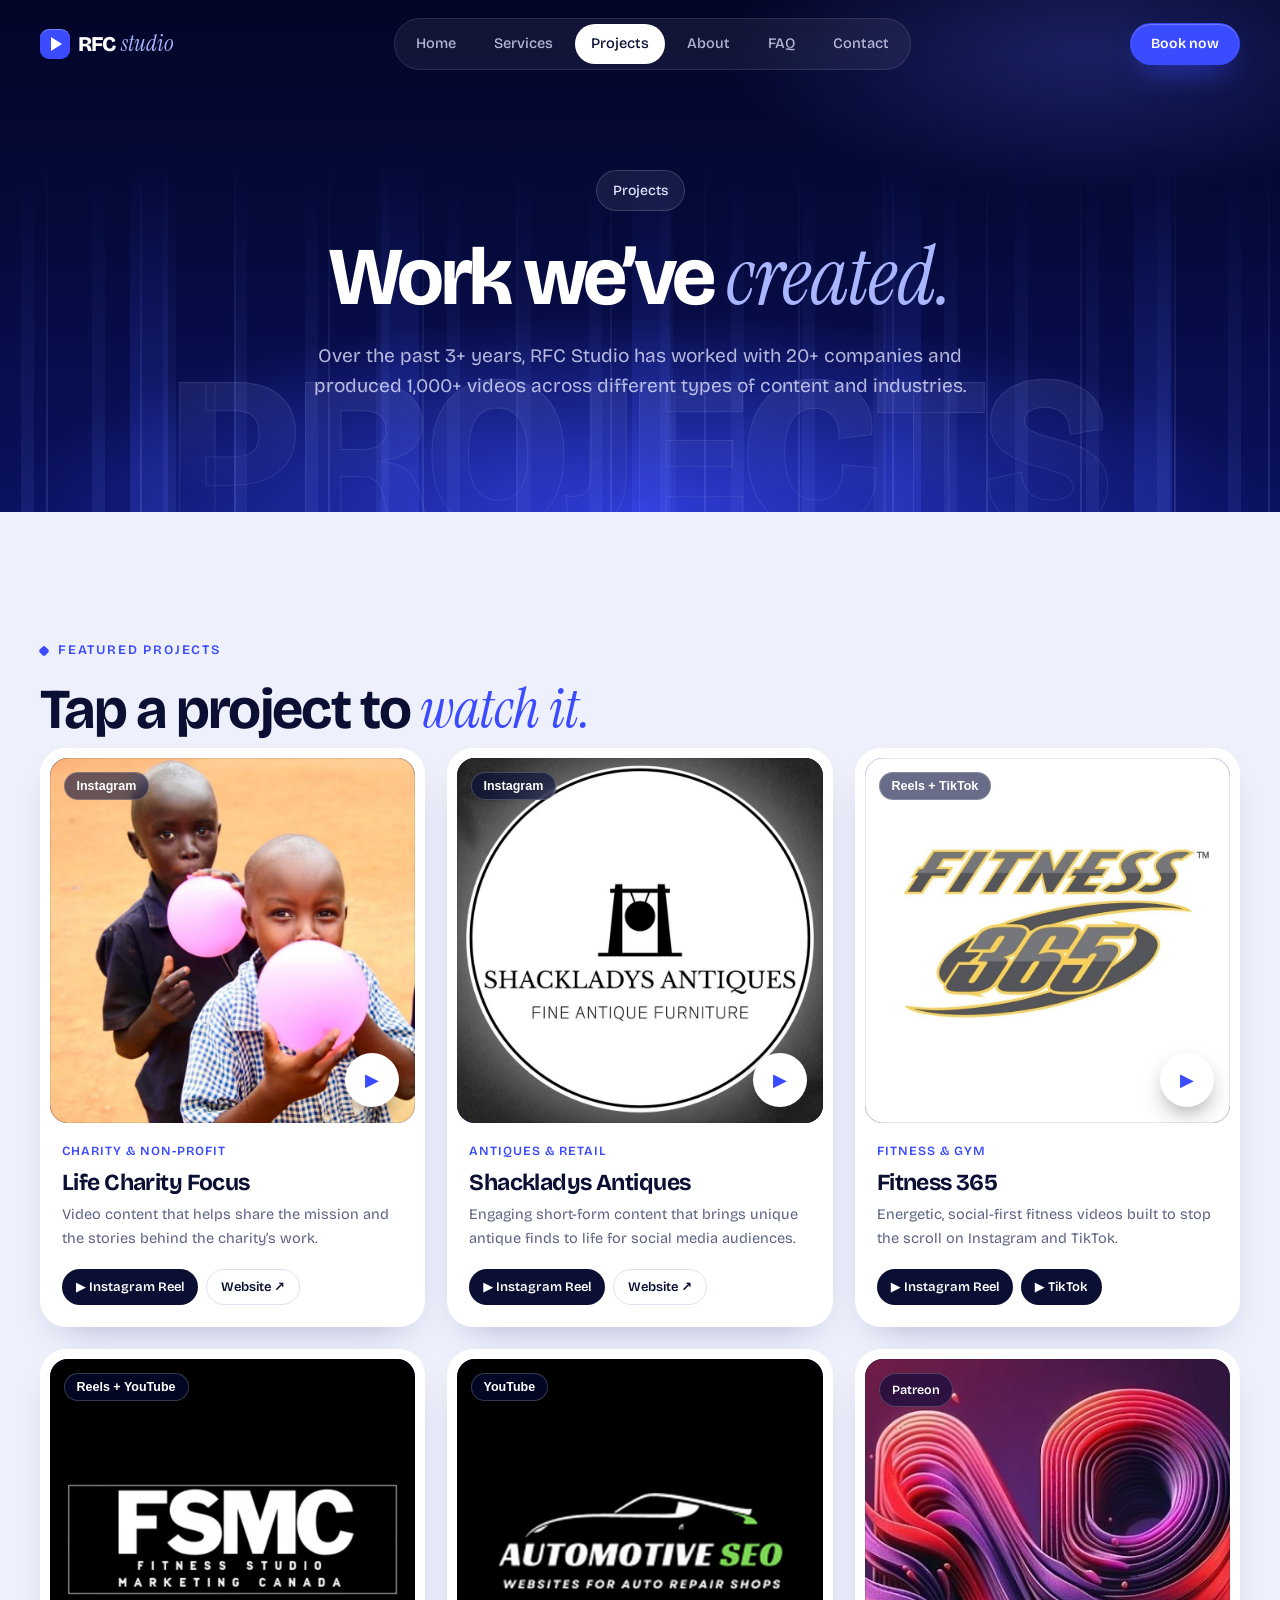
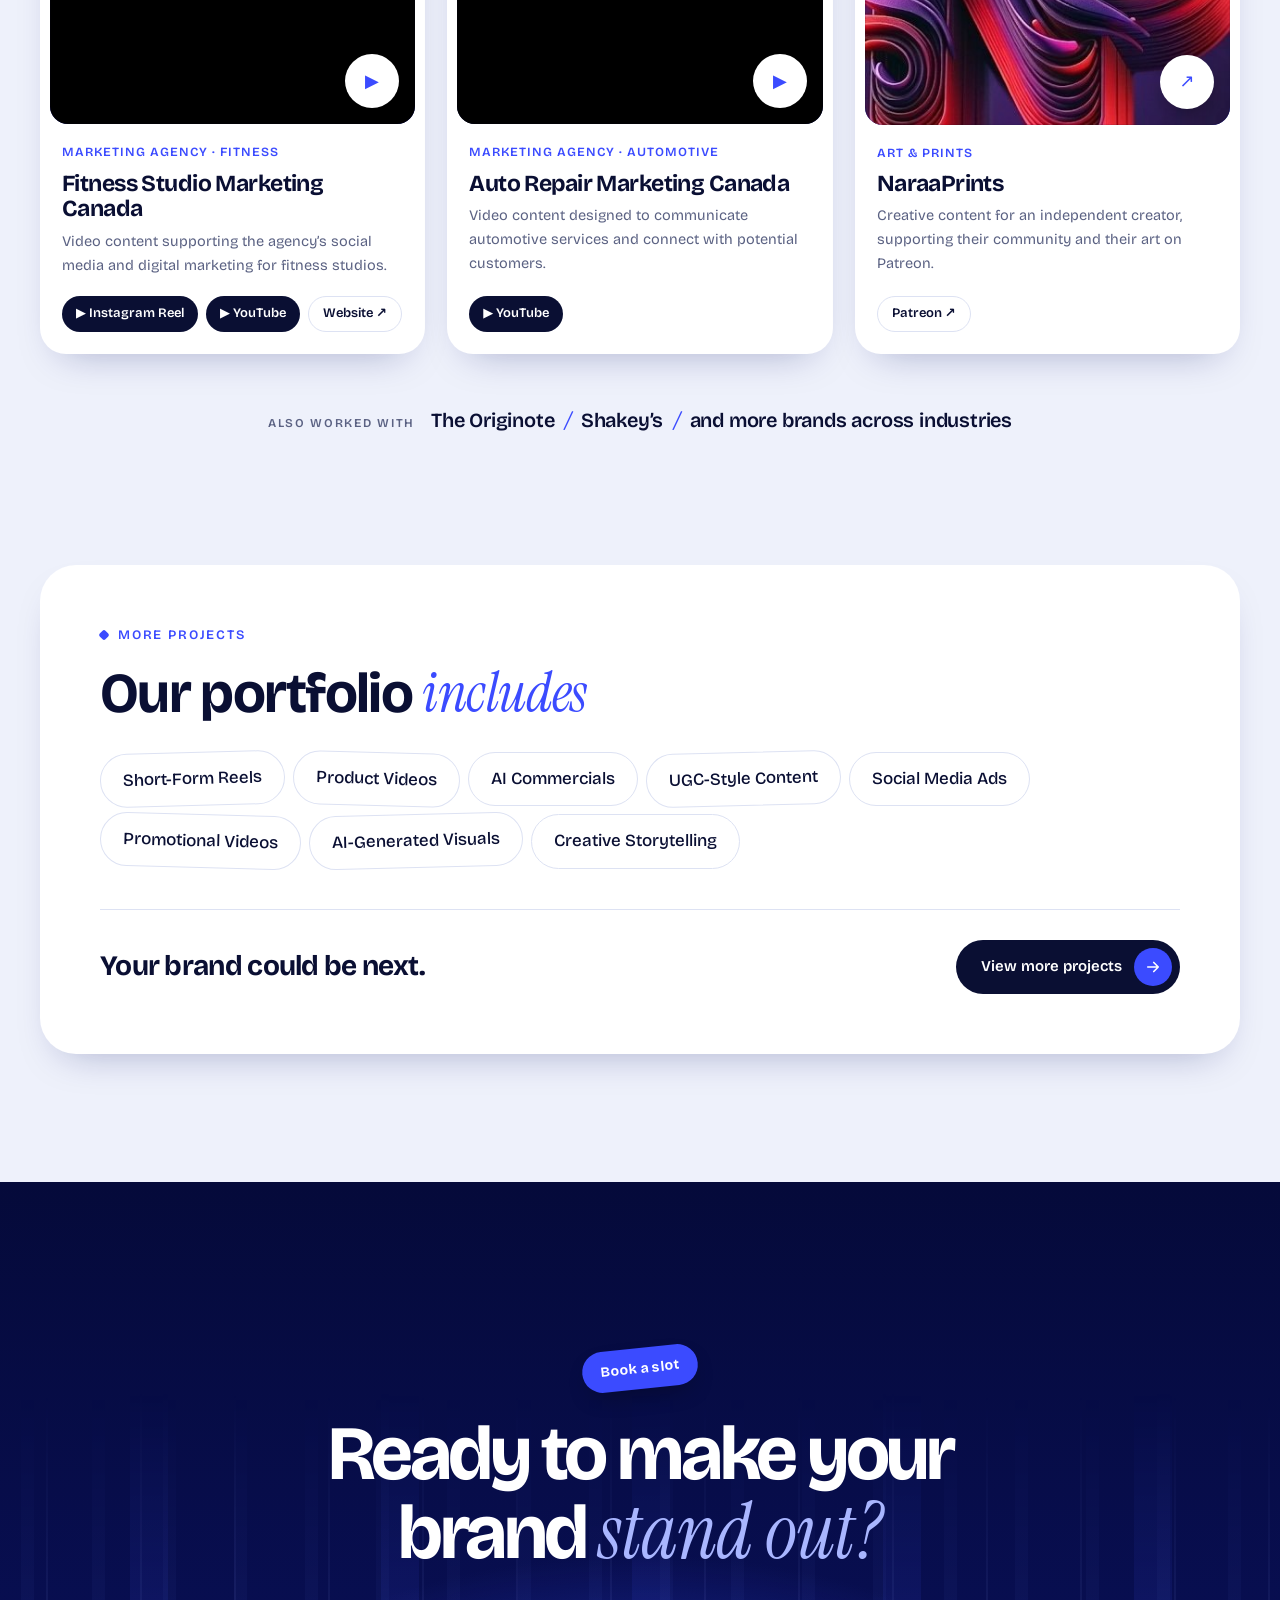
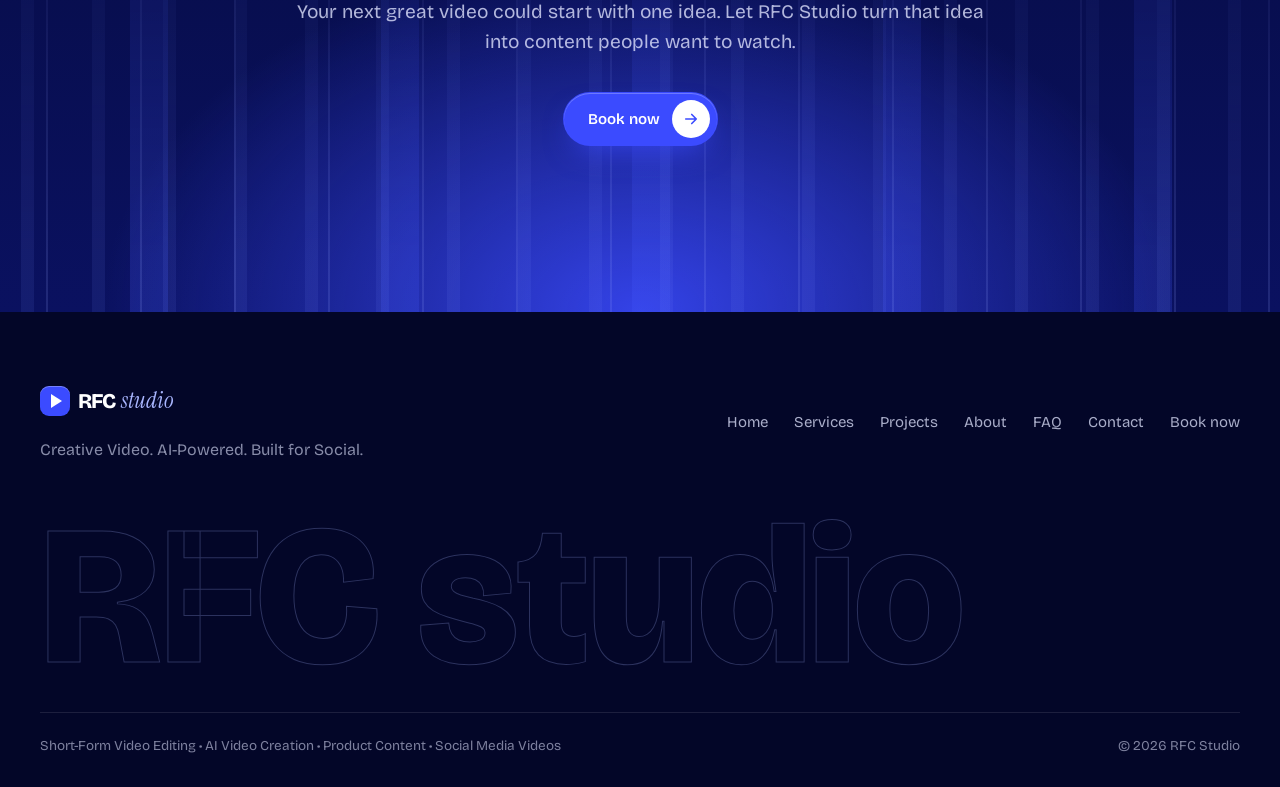
<file: projects.html>
<!doctype html>
<html lang="en">
<head>
  <meta charset="utf-8" />
  <meta name="viewport" content="width=device-width, initial-scale=1" />
  <title>Projects — RFC Studio</title>
  <meta name="description" content="Work RFC Studio has created for brands and businesses: reels, product videos, UGC-style content and more." />
  <meta name="theme-color" content="#050a3a" />
  <link rel="preconnect" href="https://fonts.googleapis.com" />
  <link rel="preconnect" href="https://fonts.gstatic.com" crossorigin />
  <link href="https://fonts.googleapis.com/css2?family=Bricolage+Grotesque:opsz,wght@12..96,400;12..96,500;12..96,600;12..96,700;12..96,800&family=Instrument+Serif:ital@0;1&family=Caveat:wght@600;700&display=swap" rel="stylesheet" />
  <link rel="stylesheet" href="styles.css" />
  <link rel="icon" href="data:image/svg+xml,%3Csvg xmlns='http://www.w3.org/2000/svg' viewBox='0 0 64 64'%3E%3Crect width='64' height='64' rx='16' fill='%233b4bff'/%3E%3Cpath d='M25 19l21 13-21 13z' fill='%23fff'/%3E%3C/svg%3E" />
</head>
<body>
  <header class="nav">
    <a href="index.html" class="logo" aria-label="RFC Studio home">
      <span class="logo-mark" aria-hidden="true"></span><span class="logo-word">RFC</span><span class="logo-serif">studio</span>
    </a>
    <nav class="nav-links" aria-label="Main">
      <a href="index.html">Home</a>
      <a href="services.html">Services</a>
      <a href="projects.html" class="active" aria-current="page">Projects</a>
      <a href="about.html">About</a>
      <a href="faq.html">FAQ</a>
      <a href="contact.html">Contact</a>
      <a href="book.html" class="nav-mobile-cta">Book now</a>
    </nav>
    <a href="book.html" class="btn btn-blue btn-sm nav-cta">Book now</a>
    <button class="menu-toggle" aria-label="Open menu" aria-expanded="false"><span></span><span></span></button>
  </header>
  <section class="top page-top">
    <div class="stripes" aria-hidden="true"></div>
    <div class="ghost" aria-hidden="true">PROJECTS</div>
    <div class="container page-hero">
      <p class="pill reveal">Projects</p>
      <h1 class="h1 reveal">Work we’ve <em>created.</em></h1>
      <p class="lead lead-light reveal">Over the past 3+ years, RFC Studio has worked with 20+ companies and produced 1,000+ videos across different types of content and industries.</p>
      
    </div>
  </section>

  <main>
  <section class="section">
    <div class="container">
      <p class="kicker reveal">Featured projects</p>
      <h2 class="h2 reveal">Tap a project to <em>watch it.</em></h2>
      <div class="works">
        <article class="work reveal">
          <button class="work-cover cv1" data-embed="https://www.instagram.com/reel/CWcwWAaBTtd/embed/" data-link="https://www.instagram.com/reel/CWcwWAaBTtd/" data-ratio="vertical" data-kind="Instagram" aria-label="Play Life Charity Focus video"><img class="work-art" src="logos/life-charity-focus.jpg" alt="Life Charity Focus" loading="lazy" onerror="this.remove()" /><span class="work-mono" aria-hidden="true">LC</span><span class="work-plat">Instagram</span><span class="work-play" aria-hidden="true">▶</span></button>
          <div class="work-body">
            <p class="work-cat">Charity &amp; Non-Profit</p>
            <h3>Life Charity Focus</h3>
            <p>Video content that helps share the mission and the stories behind the charity’s work.</p>
            <div class="work-links"><button class="vid-btn" data-embed="https://www.instagram.com/reel/CWcwWAaBTtd/embed/" data-link="https://www.instagram.com/reel/CWcwWAaBTtd/" data-ratio="vertical" data-kind="Instagram">▶ Instagram Reel</button><a class="site-link" href="https://www.lifecharityfocus.com/" target="_blank" rel="noopener">Website ↗</a></div>
          </div>
        </article>
        <article class="work reveal">
          <button class="work-cover cv2" data-embed="https://www.instagram.com/reel/DPE9EWIDnzH/embed/" data-link="https://www.instagram.com/reel/DPE9EWIDnzH/" data-ratio="vertical" data-kind="Instagram" aria-label="Play Shackladys Antiques video"><img class="work-art" src="logos/shackladys-antiques.jpg" alt="Shackladys Antiques" loading="lazy" onerror="this.remove()" /><span class="work-mono" aria-hidden="true">SA</span><span class="work-plat">Instagram</span><span class="work-play" aria-hidden="true">▶</span></button>
          <div class="work-body">
            <p class="work-cat">Antiques &amp; Retail</p>
            <h3>Shackladys Antiques</h3>
            <p>Engaging short-form content that brings unique antique finds to life for social media audiences.</p>
            <div class="work-links"><button class="vid-btn" data-embed="https://www.instagram.com/reel/DPE9EWIDnzH/embed/" data-link="https://www.instagram.com/reel/DPE9EWIDnzH/" data-ratio="vertical" data-kind="Instagram">▶ Instagram Reel</button><a class="site-link" href="https://shackladysantiques.co.uk/" target="_blank" rel="noopener">Website ↗</a></div>
          </div>
        </article>
        <article class="work reveal">
          <button class="work-cover cv3" data-embed="https://www.instagram.com/reel/DefjSrRNe5g/embed/" data-link="https://www.instagram.com/reel/DefjSrRNe5g/" data-ratio="vertical" data-kind="Instagram" aria-label="Play Fitness 365 video"><img class="work-art" src="logos/fitness-365.jpg" alt="Fitness 365" loading="lazy" onerror="this.remove()" /><span class="work-mono" aria-hidden="true">F3</span><span class="work-plat">Reels + TikTok</span><span class="work-play" aria-hidden="true">▶</span></button>
          <div class="work-body">
            <p class="work-cat">Fitness &amp; Gym</p>
            <h3>Fitness 365</h3>
            <p>Energetic, social-first fitness videos built to stop the scroll on Instagram and TikTok.</p>
            <div class="work-links"><button class="vid-btn" data-embed="https://www.instagram.com/reel/DefjSrRNe5g/embed/" data-link="https://www.instagram.com/reel/DefjSrRNe5g/" data-ratio="vertical" data-kind="Instagram">▶ Instagram Reel</button><button class="vid-btn" data-embed="https://www.tiktok.com/embed/v2/7667217498735004936" data-link="https://www.tiktok.com/@fitness365_tdot/video/7667217498735004936" data-ratio="vertical" data-kind="TikTok">▶ TikTok</button></div>
          </div>
        </article>
        <article class="work reveal">
          <button class="work-cover cv4" data-embed="https://www.instagram.com/reel/DbiyfKQjjzt/embed/" data-link="https://www.instagram.com/reel/DbiyfKQjjzt/" data-ratio="vertical" data-kind="Instagram" aria-label="Play Fitness Studio Marketing Canada video"><img src="https://i.ytimg.com/vi/Ajl52xSQc2A/hqdefault.jpg" alt="" loading="lazy" onerror="this.remove()" /><img class="work-art" src="logos/fitness-studio-marketing-canada.jpg" alt="Fitness Studio Marketing Canada" loading="lazy" onerror="this.remove()" /><span class="work-mono" aria-hidden="true">FS</span><span class="work-plat">Reels + YouTube</span><span class="work-play" aria-hidden="true">▶</span></button>
          <div class="work-body">
            <p class="work-cat">Marketing Agency · Fitness</p>
            <h3>Fitness Studio Marketing Canada</h3>
            <p>Video content supporting the agency’s social media and digital marketing for fitness studios.</p>
            <div class="work-links"><button class="vid-btn" data-embed="https://www.instagram.com/reel/DbiyfKQjjzt/embed/" data-link="https://www.instagram.com/reel/DbiyfKQjjzt/" data-ratio="vertical" data-kind="Instagram">▶ Instagram Reel</button><button class="vid-btn" data-embed="https://www.youtube.com/embed/Ajl52xSQc2A?autoplay=1&rel=0" data-link="https://youtu.be/Ajl52xSQc2A" data-ratio="wide" data-kind="YouTube">▶ YouTube</button><a class="site-link" href="https://fitnessstudiomarketing.ca/" target="_blank" rel="noopener">Website ↗</a></div>
          </div>
        </article>
        <article class="work reveal">
          <button class="work-cover cv5" data-embed="https://www.youtube.com/embed/kgmPe8W19no?autoplay=1&rel=0" data-link="https://youtu.be/kgmPe8W19no" data-ratio="wide" data-kind="YouTube" aria-label="Play Auto Repair Marketing Canada video"><img src="https://i.ytimg.com/vi/kgmPe8W19no/hqdefault.jpg" alt="" loading="lazy" onerror="this.remove()" /><img class="work-art" src="logos/auto-repair-marketing-canada.jpg" alt="Auto Repair Marketing Canada" loading="lazy" onerror="this.remove()" /><span class="work-mono" aria-hidden="true">AR</span><span class="work-plat">YouTube</span><span class="work-play" aria-hidden="true">▶</span></button>
          <div class="work-body">
            <p class="work-cat">Marketing Agency · Automotive</p>
            <h3>Auto Repair Marketing Canada</h3>
            <p>Video content designed to communicate automotive services and connect with potential customers.</p>
            <div class="work-links"><button class="vid-btn" data-embed="https://www.youtube.com/embed/kgmPe8W19no?autoplay=1&rel=0" data-link="https://youtu.be/kgmPe8W19no" data-ratio="wide" data-kind="YouTube">▶ YouTube</button></div>
          </div>
        </article>
        <article class="work reveal">
          <a class="work-cover cv6" href="https://www.patreon.com/cw/NaraaPrints" target="_blank" rel="noopener" aria-label="Visit NaraaPrints on Patreon"><img class="work-art" src="logos/naraaprints.jpg" alt="NaraaPrints" loading="lazy" onerror="this.remove()" /><span class="work-mono" aria-hidden="true">NP</span><span class="work-plat">Patreon</span><span class="work-play" aria-hidden="true">↗</span></a>
          <div class="work-body">
            <p class="work-cat">Art &amp; Prints</p>
            <h3>NaraaPrints</h3>
            <p>Creative content for an independent creator, supporting their community and their art on Patreon.</p>
            <div class="work-links"><a class="site-link" href="https://www.patreon.com/cw/NaraaPrints" target="_blank" rel="noopener">Patreon ↗</a></div>
          </div>
        </article>
      </div>
      <div class="also reveal"><span class="mini-label">Also worked with</span><span class="also-names">The Originote <i>/</i> Shakey’s <i>/</i> and more brands across industries</span></div>
    </div>
  </section>

  <section class="section section-tight">
    <div class="container more">
      <div>
        <p class="kicker reveal">More projects</p>
        <h2 class="h2 reveal">Our portfolio <em>includes</em></h2>
      </div>
      <ul class="tags tags-lg reveal"><li>Short-Form Reels</li><li>Product Videos</li><li>AI Commercials</li><li>UGC-Style Content</li><li>Social Media Ads</li><li>Promotional Videos</li><li>AI-Generated Visuals</li><li>Creative Storytelling</li></ul>
      <div class="more-cta reveal">
        <p class="h3">Your brand could be next.</p>
        <a href="contact.html" class="btn btn-dark">View more projects<span class="btn-ico"><svg viewBox="0 0 24 24" aria-hidden="true"><path d="M5 12h14M13 6l6 6-6 6" fill="none" stroke="currentColor" stroke-width="2.2" stroke-linecap="round" stroke-linejoin="round"/></svg></span></a>
      </div>
    </div>
  </section>
  </main>
  <section class="final">
    <div class="stripes" aria-hidden="true"></div>
    <div class="container final-inner">
      <span class="sticker s-a" aria-hidden="true">Book a slot</span>
      <h2 class="h2 reveal">Ready to make your brand <em>stand out?</em></h2>
      <p class="lead lead-light reveal">Your next great video could start with one idea. Let RFC Studio turn that idea into content people want to watch.</p>
      <div class="reveal"><a href="book.html" class="btn btn-blue">Book now<span class="btn-ico"><svg viewBox="0 0 24 24" aria-hidden="true"><path d="M5 12h14M13 6l6 6-6 6" fill="none" stroke="currentColor" stroke-width="2.2" stroke-linecap="round" stroke-linejoin="round"/></svg></span></a></div>
    </div>
  </section>
  <footer class="footer">
    <div class="container">
      <div class="footer-top">
        <div>
          <a href="index.html" class="logo"><span class="logo-mark" aria-hidden="true"></span><span class="logo-word">RFC</span><span class="logo-serif">studio</span></a>
          <p class="footer-tag">Creative Video. AI-Powered. Built for Social.</p>
        </div>
        <nav class="footer-links" aria-label="Footer"><a href="index.html">Home</a><a href="services.html">Services</a><a href="projects.html">Projects</a><a href="about.html">About</a><a href="faq.html">FAQ</a><a href="contact.html">Contact</a><a href="book.html">Book now</a></nav>
      </div>
      <p class="footer-big" aria-hidden="true">RFC studio</p>
      <div class="footer-bottom">
        <p>Short-Form Video Editing • AI Video Creation • Product Content • Social Media Videos</p>
        <p>© <span class="year"></span> RFC Studio</p>
      </div>
    </div>
  </footer>

  <dialog class="video-modal" id="video-modal" aria-label="Project video">
    <div class="vm-box">
      <button class="vm-close" aria-label="Close video">×</button>
      <div class="vm-frame"></div>
      <a class="vm-open" href="#" target="_blank" rel="noopener">Open on <span></span> ↗</a>
    </div>
  </dialog>

  <script src="script.js"></script>
</body>
</html>
</file>
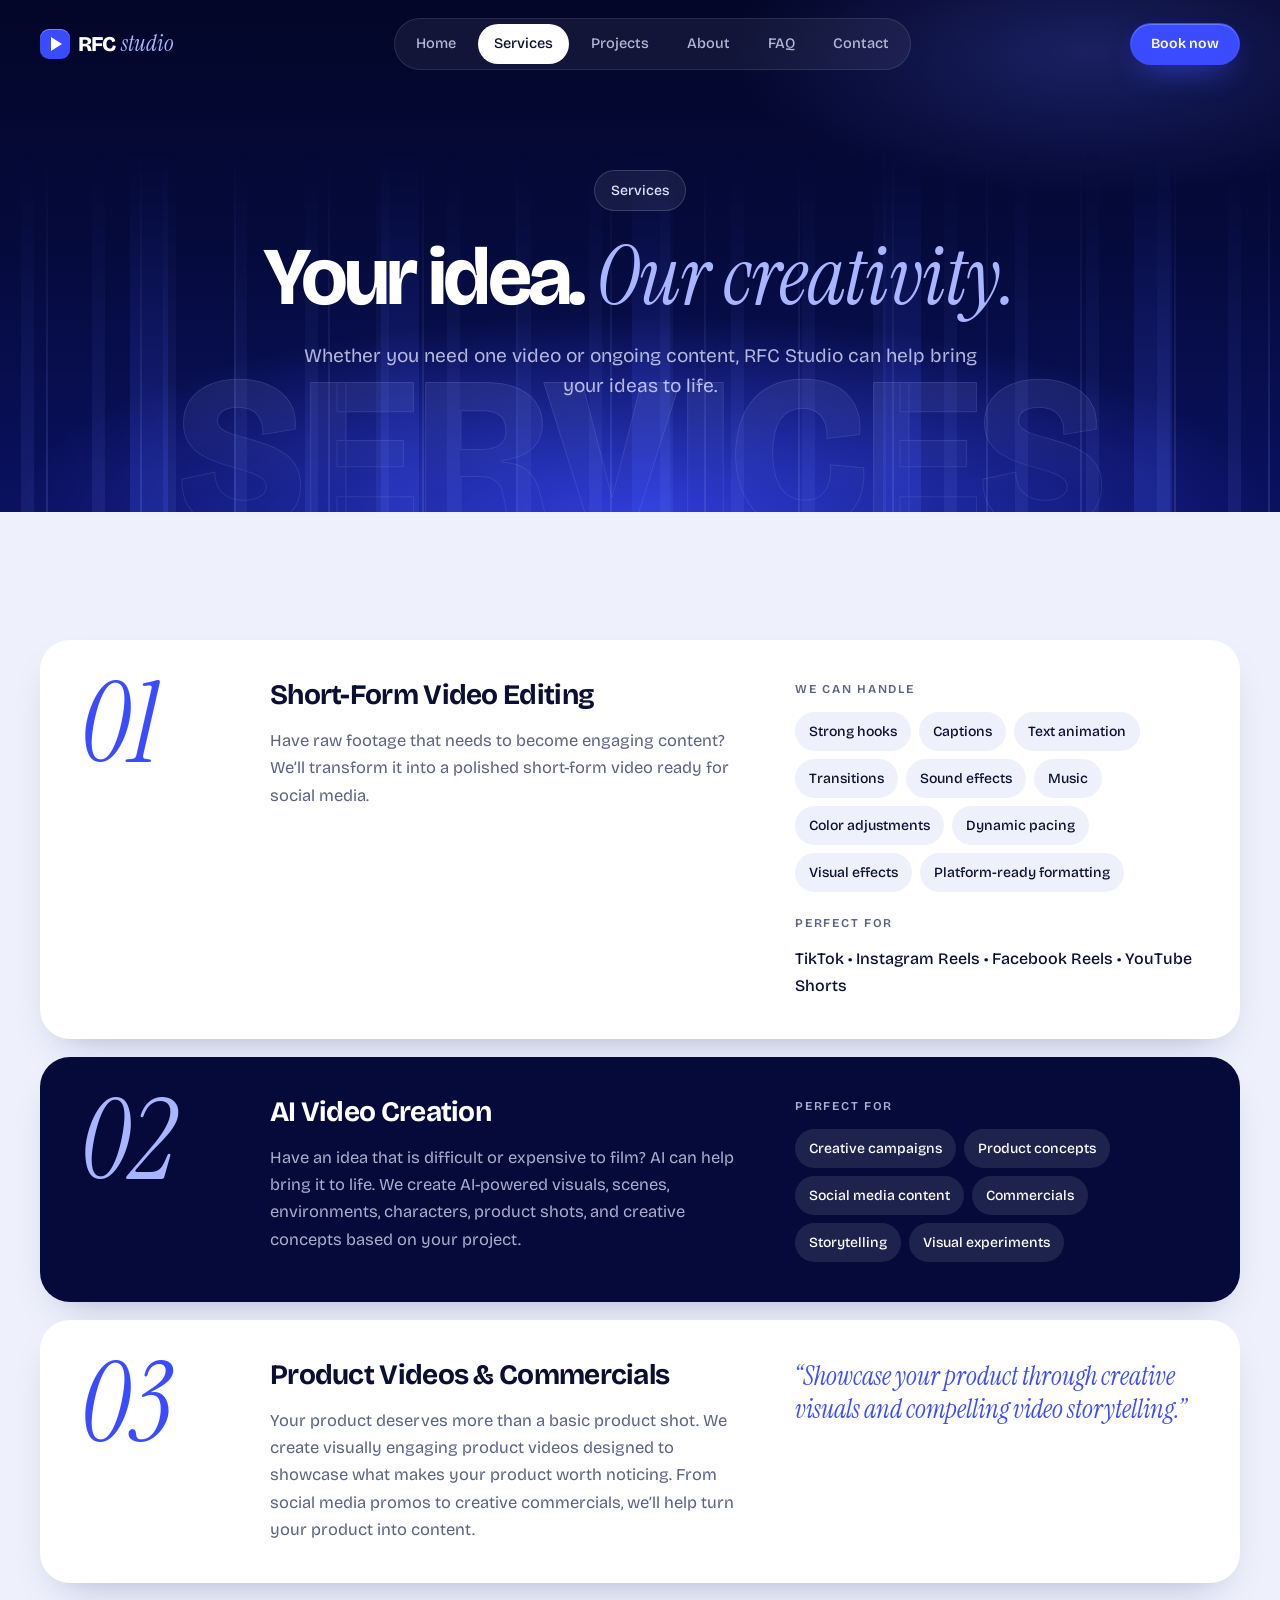
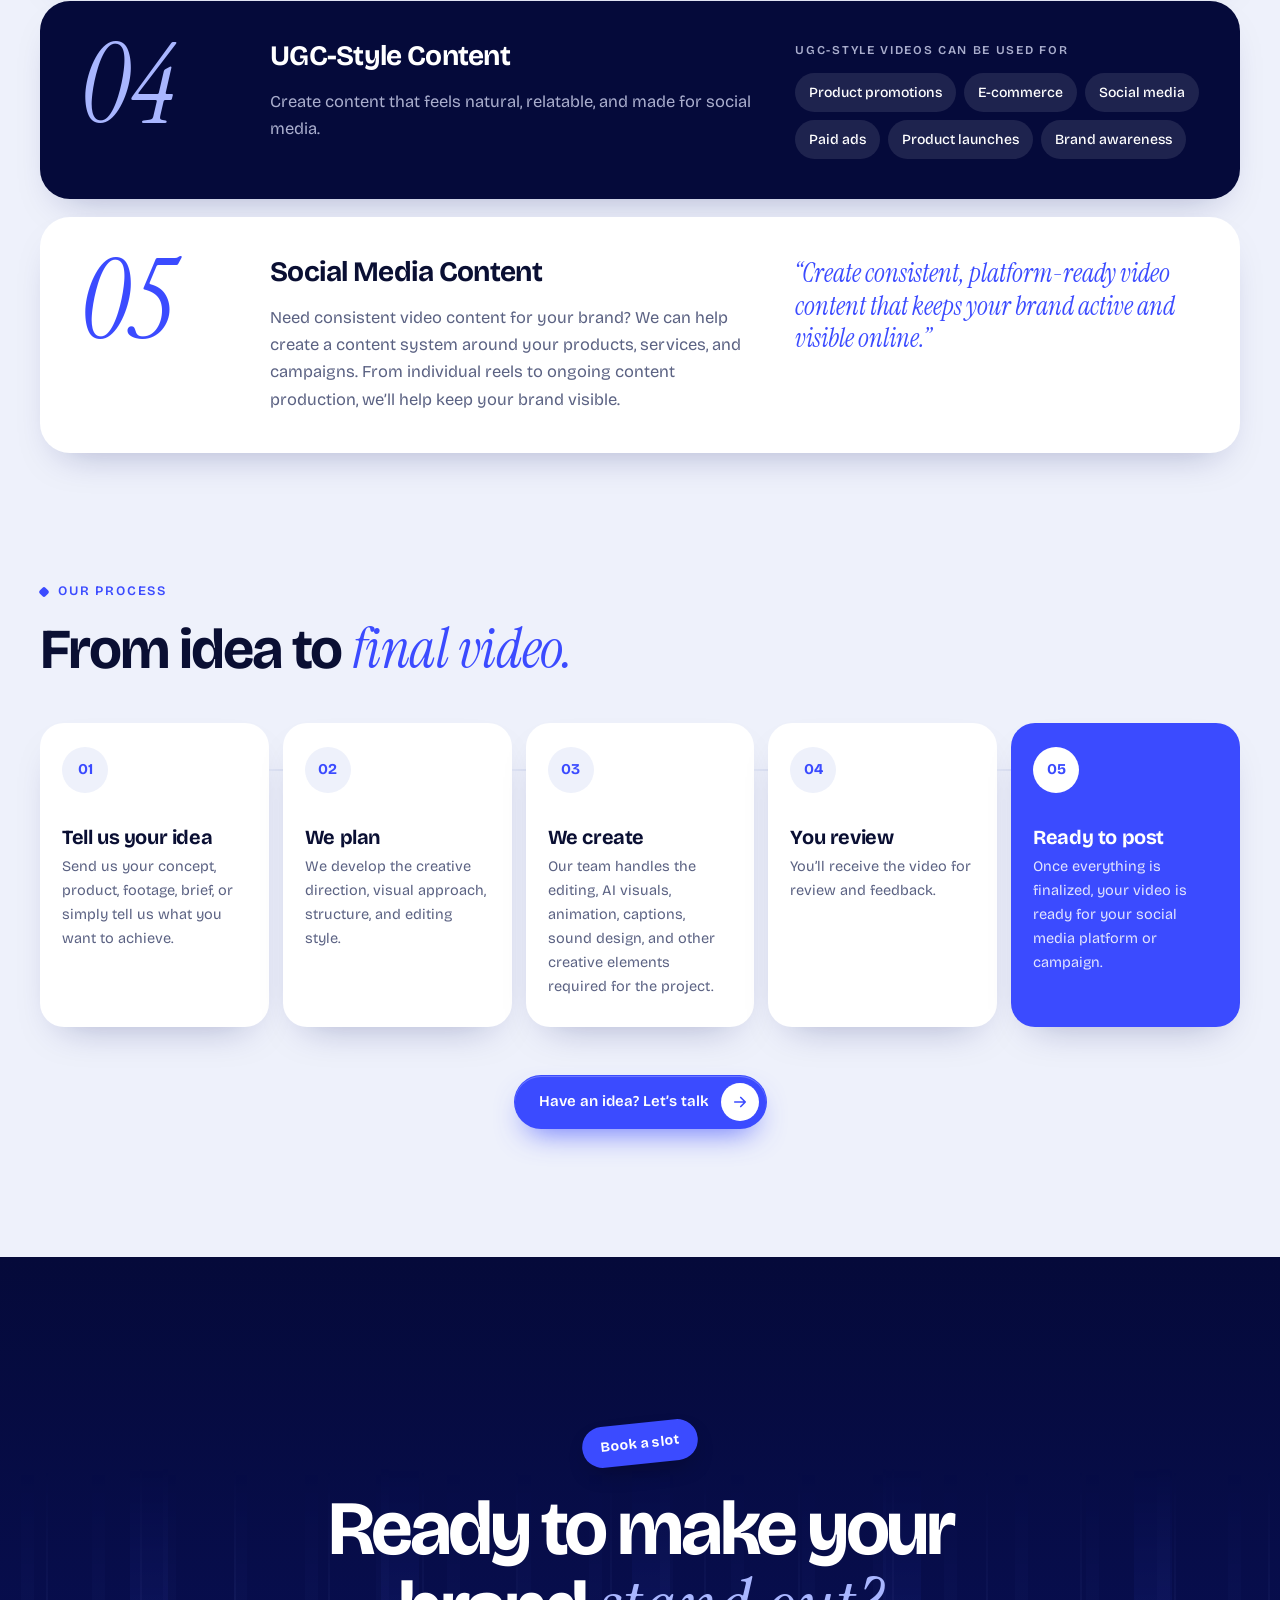
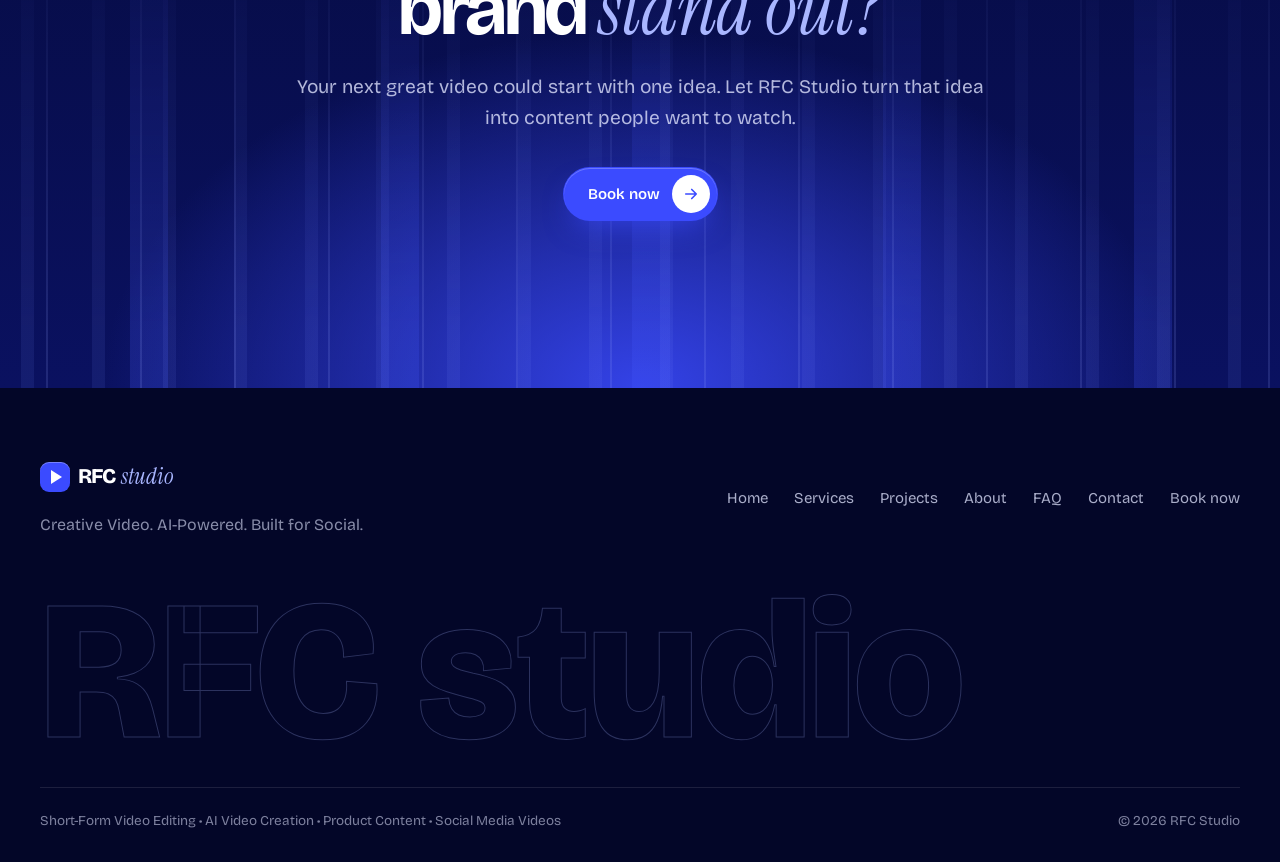
<file: services.html>
<!doctype html>
<html lang="en">
<head>
  <meta charset="utf-8" />
  <meta name="viewport" content="width=device-width, initial-scale=1" />
  <title>Services — RFC Studio</title>
  <meta name="description" content="Short-form video editing, AI video creation, product videos & commercials, UGC-style content and social media content." />
  <meta name="theme-color" content="#050a3a" />
  <link rel="preconnect" href="https://fonts.googleapis.com" />
  <link rel="preconnect" href="https://fonts.gstatic.com" crossorigin />
  <link href="https://fonts.googleapis.com/css2?family=Bricolage+Grotesque:opsz,wght@12..96,400;12..96,500;12..96,600;12..96,700;12..96,800&family=Instrument+Serif:ital@0;1&family=Caveat:wght@600;700&display=swap" rel="stylesheet" />
  <link rel="stylesheet" href="styles.css" />
  <link rel="icon" href="data:image/svg+xml,%3Csvg xmlns='http://www.w3.org/2000/svg' viewBox='0 0 64 64'%3E%3Crect width='64' height='64' rx='16' fill='%233b4bff'/%3E%3Cpath d='M25 19l21 13-21 13z' fill='%23fff'/%3E%3C/svg%3E" />
</head>
<body>
  <header class="nav">
    <a href="index.html" class="logo" aria-label="RFC Studio home">
      <span class="logo-mark" aria-hidden="true"></span><span class="logo-word">RFC</span><span class="logo-serif">studio</span>
    </a>
    <nav class="nav-links" aria-label="Main">
      <a href="index.html">Home</a>
      <a href="services.html" class="active" aria-current="page">Services</a>
      <a href="projects.html">Projects</a>
      <a href="about.html">About</a>
      <a href="faq.html">FAQ</a>
      <a href="contact.html">Contact</a>
      <a href="book.html" class="nav-mobile-cta">Book now</a>
    </nav>
    <a href="book.html" class="btn btn-blue btn-sm nav-cta">Book now</a>
    <button class="menu-toggle" aria-label="Open menu" aria-expanded="false"><span></span><span></span></button>
  </header>
  <section class="top page-top">
    <div class="stripes" aria-hidden="true"></div>
    <div class="ghost" aria-hidden="true">SERVICES</div>
    <div class="container page-hero">
      <p class="pill reveal">Services</p>
      <h1 class="h1 reveal">Your idea. <em>Our creativity.</em></h1>
      <p class="lead lead-light reveal">Whether you need one video or ongoing content, RFC Studio can help bring your ideas to life.</p>
      
    </div>
  </section>

  <main>
  <section class="section">
    <div class="container svc-blocks">
      <article class="svc-block reveal" id="service-1">
        <span class="svc-big-n">01</span>
        <div class="svc-main"><h2 class="h3">Short-Form Video Editing</h2><p>Have raw footage that needs to become engaging content? We’ll transform it into a polished short-form video ready for social media.</p></div>
        <div class="svc-side"><p class="mini-label">We can handle</p><ul class="tags"><li>Strong hooks</li><li>Captions</li><li>Text animation</li><li>Transitions</li><li>Sound effects</li><li>Music</li><li>Color adjustments</li><li>Dynamic pacing</li><li>Visual effects</li><li>Platform-ready formatting</li></ul><p class="mini-label">Perfect for</p><p class="perfect">TikTok • Instagram Reels • Facebook Reels • YouTube Shorts</p></div>
      </article>
      <article class="svc-block reveal" id="service-2">
        <span class="svc-big-n">02</span>
        <div class="svc-main"><h2 class="h3">AI Video Creation</h2><p>Have an idea that is difficult or expensive to film? AI can help bring it to life. We create AI-powered visuals, scenes, environments, characters, product shots, and creative concepts based on your project.</p></div>
        <div class="svc-side"><p class="mini-label">Perfect for</p><ul class="tags"><li>Creative campaigns</li><li>Product concepts</li><li>Social media content</li><li>Commercials</li><li>Storytelling</li><li>Visual experiments</li></ul></div>
      </article>
      <article class="svc-block reveal" id="service-3">
        <span class="svc-big-n">03</span>
        <div class="svc-main"><h2 class="h3">Product Videos &amp; Commercials</h2><p>Your product deserves more than a basic product shot. We create visually engaging product videos designed to showcase what makes your product worth noticing. From social media promos to creative commercials, we’ll help turn your product into content.</p></div>
        <div class="svc-side"><p class="side-quote">“Showcase your product through creative visuals and compelling video storytelling.”</p></div>
      </article>
      <article class="svc-block reveal" id="service-4">
        <span class="svc-big-n">04</span>
        <div class="svc-main"><h2 class="h3">UGC-Style Content</h2><p>Create content that feels natural, relatable, and made for social media.</p></div>
        <div class="svc-side"><p class="mini-label">UGC-style videos can be used for</p><ul class="tags"><li>Product promotions</li><li>E-commerce</li><li>Social media</li><li>Paid ads</li><li>Product launches</li><li>Brand awareness</li></ul></div>
      </article>
      <article class="svc-block reveal" id="service-5">
        <span class="svc-big-n">05</span>
        <div class="svc-main"><h2 class="h3">Social Media Content</h2><p>Need consistent video content for your brand? We can help create a content system around your products, services, and campaigns. From individual reels to ongoing content production, we’ll help keep your brand visible.</p></div>
        <div class="svc-side"><p class="side-quote">“Create consistent, platform-ready video content that keeps your brand active and visible online.”</p></div>
      </article>
    </div>
  </section>

  <section class="section section-tight">
    <div class="container">
      <p class="kicker reveal">Our process</p>
      <h2 class="h2 reveal">From idea to <em>final video.</em></h2>
      <ol class="steps">
        <li class="step reveal"><span class="step-n">01</span><h3>Tell us your idea</h3><p>Send us your concept, product, footage, brief, or simply tell us what you want to achieve.</p></li>
        <li class="step reveal"><span class="step-n">02</span><h3>We plan</h3><p>We develop the creative direction, visual approach, structure, and editing style.</p></li>
        <li class="step reveal"><span class="step-n">03</span><h3>We create</h3><p>Our team handles the editing, AI visuals, animation, captions, sound design, and other creative elements required for the project.</p></li>
        <li class="step reveal"><span class="step-n">04</span><h3>You review</h3><p>You’ll receive the video for review and feedback.</p></li>
        <li class="step reveal"><span class="step-n">05</span><h3>Ready to post</h3><p>Once everything is finalized, your video is ready for your social media platform or campaign.</p></li>
      </ol>
      <div class="center reveal"><a href="book.html" class="btn btn-blue">Have an idea? Let’s talk<span class="btn-ico"><svg viewBox="0 0 24 24" aria-hidden="true"><path d="M5 12h14M13 6l6 6-6 6" fill="none" stroke="currentColor" stroke-width="2.2" stroke-linecap="round" stroke-linejoin="round"/></svg></span></a></div>
    </div>
  </section>
  </main>
  <section class="final">
    <div class="stripes" aria-hidden="true"></div>
    <div class="container final-inner">
      <span class="sticker s-a" aria-hidden="true">Book a slot</span>
      <h2 class="h2 reveal">Ready to make your brand <em>stand out?</em></h2>
      <p class="lead lead-light reveal">Your next great video could start with one idea. Let RFC Studio turn that idea into content people want to watch.</p>
      <div class="reveal"><a href="book.html" class="btn btn-blue">Book now<span class="btn-ico"><svg viewBox="0 0 24 24" aria-hidden="true"><path d="M5 12h14M13 6l6 6-6 6" fill="none" stroke="currentColor" stroke-width="2.2" stroke-linecap="round" stroke-linejoin="round"/></svg></span></a></div>
    </div>
  </section>
  <footer class="footer">
    <div class="container">
      <div class="footer-top">
        <div>
          <a href="index.html" class="logo"><span class="logo-mark" aria-hidden="true"></span><span class="logo-word">RFC</span><span class="logo-serif">studio</span></a>
          <p class="footer-tag">Creative Video. AI-Powered. Built for Social.</p>
        </div>
        <nav class="footer-links" aria-label="Footer"><a href="index.html">Home</a><a href="services.html">Services</a><a href="projects.html">Projects</a><a href="about.html">About</a><a href="faq.html">FAQ</a><a href="contact.html">Contact</a><a href="book.html">Book now</a></nav>
      </div>
      <p class="footer-big" aria-hidden="true">RFC studio</p>
      <div class="footer-bottom">
        <p>Short-Form Video Editing • AI Video Creation • Product Content • Social Media Videos</p>
        <p>© <span class="year"></span> RFC Studio</p>
      </div>
    </div>
  </footer>

  <script src="script.js"></script>
</body>
</html>
</file>
<file: styles.css>
/* ===================== RFC STUDIO ===================== */
:root {
  --navy: #050a3a;
  --navy-2: #0a1160;
  --blue: #3b4bff;
  --blue-2: #5f6dff;
  --ice: #a9b6ff;
  --light: #eef1fb;
  --white: #ffffff;
  --ink: #0a0f33;
  --muted: #5b6283;
  --line: #dde2f3;
  --display: "Bricolage Grotesque", system-ui, sans-serif;
  --serif: "Instrument Serif", Georgia, serif;
  --hand: "Caveat", cursive;
  --ease: cubic-bezier(0.22, 1, 0.36, 1);
  --shadow: 0 18px 40px -22px rgba(10, 17, 96, 0.35);
}

*, *::before, *::after { box-sizing: border-box; }
html { scroll-behavior: smooth; scroll-padding-top: 90px; }
body {
  margin: 0; background: var(--light); color: var(--ink);
  font-family: var(--display); font-size: 16px; line-height: 1.65;
  -webkit-font-smoothing: antialiased; overflow-x: hidden;
}
img, svg, video { display: block; max-width: 100%; }
a { color: inherit; text-decoration: none; }
h1, h2, h3, p { margin: 0; }
h1, h2, h3 { font-weight: 700; letter-spacing: -0.03em; line-height: 1.02; }
em { font-family: var(--serif); font-style: italic; font-weight: 400; letter-spacing: -0.01em; }
::selection { background: var(--blue); color: #fff; }
.container { width: min(1200px, 100% - 40px); margin-inline: auto; }
.center { text-align: center; margin-top: 48px; }

/* ---------- Type ---------- */
.display { font-size: clamp(46px, 7.2vw, 104px); color: #fff; letter-spacing: -0.045em; line-height: .94; }
.display em { color: var(--ice); font-size: 1.08em; }
.h1 { font-size: clamp(42px, 6.4vw, 88px); color: #fff; letter-spacing: -0.045em; line-height: .96; }
.h1 em { color: var(--ice); }
.h2 { font-size: clamp(34px, 4.4vw, 60px); }
.h2 em { color: var(--blue); }
.h3 { font-size: clamp(22px, 2.2vw, 30px); font-weight: 700; letter-spacing: -0.025em; line-height: 1.1; }
.lead { font-size: clamp(17px, 1.5vw, 20px); line-height: 1.6; color: var(--muted); max-width: 58ch; }
.lead-light { color: rgba(225, 230, 255, 0.78); }
.kicker { font-size: 13px; font-weight: 600; letter-spacing: .14em; text-transform: uppercase; color: var(--blue); margin-bottom: 18px; display: flex; align-items: center; gap: 10px; }
.kicker::before { content: ""; width: 8px; height: 8px; border-radius: 2px; background: currentColor; rotate: 45deg; }
.kicker-light { color: var(--ice); }
.mini-label { display: block; font-size: 12px; font-weight: 600; letter-spacing: .14em; text-transform: uppercase; color: var(--muted); margin-bottom: 12px; }
.note { font-family: var(--hand); font-weight: 700; font-size: 26px; line-height: 1; color: var(--blue); }

.pill {
  display: inline-flex; align-items: center; gap: 10px; padding: 8px 16px; border-radius: 99px;
  background: rgba(255,255,255,.07); border: 1px solid rgba(255,255,255,.16); color: #dfe4ff;
  font-size: 14px; font-weight: 500; backdrop-filter: blur(8px); margin-bottom: 26px;
}
.rec { width: 8px; height: 8px; border-radius: 50%; background: #ff4d6d; box-shadow: 0 0 0 4px rgba(255,77,109,.2); animation: blink 1.4s infinite; }
@keyframes blink { 50% { opacity: .3; } }

/* ---------- Buttons ---------- */
.btn {
  display: inline-flex; align-items: center; gap: 12px; padding: 7px 7px 7px 24px; border-radius: 99px;
  font: 600 15px/1 var(--display); border: 1px solid transparent; cursor: pointer; white-space: nowrap;
  transition: transform .3s var(--ease), background .3s, color .3s, box-shadow .3s;
}
.btn-ico { display: grid; place-items: center; width: 38px; height: 38px; border-radius: 50%; background: #fff; color: var(--blue); transition: transform .35s var(--ease); }
.btn-ico svg { width: 18px; height: 18px; }
.btn:hover .btn-ico { transform: rotate(-45deg); }
.btn:hover { transform: translateY(-2px); }
.btn-blue { background: var(--blue); color: #fff; box-shadow: 0 14px 30px -12px rgba(59,75,255,.8), inset 0 1px 0 rgba(255,255,255,.25); }
.btn-dark { background: var(--ink); color: #fff; }
.btn-dark .btn-ico { background: var(--blue); color: #fff; }
.btn-white { background: #fff; color: var(--ink); }
.btn-white .btn-ico { background: var(--blue); color: #fff; }
.btn-glass { padding: 0 24px; height: 52px; background: rgba(255,255,255,.08); border-color: rgba(255,255,255,.22); color: #fff; backdrop-filter: blur(8px); }
.btn-glass:hover { background: rgba(255,255,255,.16); }
.btn-sm { padding: 0 20px; height: 42px; font-size: 14px; }
.btn-block { width: 100%; justify-content: space-between; }
.btn-row { display: flex; flex-wrap: wrap; justify-content: center; gap: 12px; margin-top: 34px; }

/* ---------- Nav ---------- */
.nav {
  position: fixed; inset: 0 0 auto; z-index: 60; display: flex; align-items: center; justify-content: space-between; gap: 20px;
  padding: 18px max(20px, calc((100% - 1200px) / 2)); transition: background .3s, padding .3s, box-shadow .3s;
}
.nav.scrolled { background: rgba(5,10,58,.82); backdrop-filter: blur(16px); -webkit-backdrop-filter: blur(16px); padding-block: 12px; box-shadow: 0 1px 0 rgba(255,255,255,.08); }
.logo { display: inline-flex; align-items: center; gap: 8px; color: #fff; }
.logo-mark { width: 30px; height: 30px; border-radius: 9px; background: var(--blue); position: relative; box-shadow: inset 0 1px 0 rgba(255,255,255,.3); }
.logo-mark::after { content: ""; position: absolute; left: 11px; top: 8px; border-left: 11px solid #fff; border-top: 7px solid transparent; border-bottom: 7px solid transparent; }
.logo-word { font-weight: 800; font-size: 21px; letter-spacing: -0.04em; }
.logo-serif { font-family: var(--serif); font-style: italic; font-size: 23px; color: var(--ice); margin-left: -2px; }
.nav-links { display: flex; gap: 6px; padding: 5px; border-radius: 99px; background: rgba(255,255,255,.06); border: 1px solid rgba(255,255,255,.1); }
.nav-links a { padding: 8px 16px; border-radius: 99px; font-size: 14.5px; font-weight: 500; color: rgba(225,230,255,.78); transition: color .2s, background .2s; }
.nav-links a:hover { color: #fff; }
.nav-links a.active { background: #fff; color: var(--ink); }
.nav-mobile-cta { display: none; }
.menu-toggle { display: none; width: 44px; height: 44px; border-radius: 50%; border: 1px solid rgba(255,255,255,.2); background: rgba(255,255,255,.06); cursor: pointer; position: relative; }
.menu-toggle span { position: absolute; left: 13px; right: 13px; height: 2px; background: #fff; border-radius: 2px; transition: transform .3s var(--ease); }
.menu-toggle span:first-child { top: 17px; }
.menu-toggle span:last-child { top: 25px; }
.nav.open .menu-toggle span:first-child { transform: translateY(4px) rotate(45deg); }
.nav.open .menu-toggle span:last-child { transform: translateY(-4px) rotate(-45deg); }

/* ---------- Dark top + light stripes ---------- */
.top {
  position: relative; overflow: hidden; color: #fff;
  background:
    radial-gradient(70% 55% at 50% 100%, rgba(59,75,255,.75), transparent 70%),
    radial-gradient(40% 40% at 85% 10%, rgba(95,109,255,.25), transparent 70%),
    linear-gradient(180deg, #030628 0%, var(--navy) 45%, var(--navy-2) 100%);
}
.stripes {
  position: absolute; inset: auto 0 0 0; height: 75%; pointer-events: none;
  background:
    repeating-linear-gradient(90deg, transparent 0 46px, rgba(150,165,255,.16) 46px 48px, transparent 48px 94px),
    repeating-linear-gradient(90deg, transparent 0 21px, rgba(120,140,255,.10) 21px 34px, transparent 34px 71px),
    repeating-linear-gradient(90deg, rgba(40,60,255,.0) 0 130px, rgba(70,90,255,.22) 130px 168px, rgba(40,60,255,0) 168px 251px);
  -webkit-mask-image: linear-gradient(to top, #000 10%, transparent 95%);
  mask-image: linear-gradient(to top, #000 10%, transparent 95%);
}
.stripes-soft { height: 100%; opacity: .7; }
.ghost {
  position: absolute; left: 50%; top: 70px; translate: -50% 0; white-space: nowrap; pointer-events: none;
  font-weight: 800; font-size: clamp(80px, 17vw, 270px); letter-spacing: -0.01em; line-height: .8;
  color: transparent; -webkit-text-stroke: 1px rgba(169,182,255,.13);
  background: linear-gradient(180deg, rgba(169,182,255,.12), transparent 75%); -webkit-background-clip: text; background-clip: text;
}

/* ---------- Home hero ---------- */
.home-top { padding: 150px 0 0; }
.hero { position: relative; text-align: center; display: flex; flex-direction: column; align-items: center; }
.hero .lead { margin-top: 26px; text-align: center; }

.stage { position: relative; width: min(1100px, 100% - 40px); height: 720px; margin: 70px auto 0; }

/* stickers */
.sticker {
  position: absolute; z-index: 4; padding: 9px 18px; border-radius: 99px; background: #fff; color: var(--ink);
  font-weight: 700; font-size: 14px; letter-spacing: .02em; box-shadow: 0 10px 25px -10px rgba(0,0,0,.4);
}
.st-1 { left: 3%; top: 2%; rotate: -12deg; }
.st-2 { right: 6%; top: 0; rotate: 10deg; background: var(--blue); color: #fff; }
.st-3 { left: 1%; top: 47%; rotate: 8deg; background: #d6dcff; }
.st-4 { right: 4%; bottom: 20%; rotate: -9deg; }

/* glass cards */
.glass {
  position: absolute; z-index: 3; padding: 18px 20px; border-radius: 22px; color: #fff;
  background: linear-gradient(160deg, rgba(255,255,255,.16), rgba(255,255,255,.05));
  border: 1px solid rgba(255,255,255,.22); backdrop-filter: blur(14px); -webkit-backdrop-filter: blur(14px);
  box-shadow: 0 30px 60px -30px rgba(0,0,30,.8), inset 0 1px 0 rgba(255,255,255,.25);
  animation: bob 8s ease-in-out infinite;
}
@keyframes bob { 50% { translate: 0 -10px; } }
.g-label { font-size: 12.5px; color: rgba(225,230,255,.75); font-weight: 500; }
.g-big { font-size: 36px; font-weight: 700; letter-spacing: -0.04em; line-height: 1.1; margin-top: 4px; }
.g-up { font-size: 12.5px; color: #7dffb4; font-weight: 600; margin-top: 2px; }
.g-followers { left: 6%; top: 17%; width: 230px; }
.spark { width: 100%; height: 44px; margin-top: 10px; }
.g-views { right: 8%; top: 30%; width: 220px; animation-delay: -3s; }
.bars { display: flex; align-items: flex-end; gap: 6px; height: 60px; margin: 10px 0 8px; }
.bars i { flex: 1; height: var(--h); border-radius: 5px 5px 2px 2px; background: linear-gradient(180deg, #fff, rgba(169,182,255,.35)); transform-origin: bottom; animation: grow 1.4s var(--ease) both; }
.bars i:nth-child(n) { animation-delay: calc(var(--i, 0) * 1s); }
@keyframes grow { from { transform: scaleY(0); } }
.g-reels { left: 9%; bottom: 15%; width: 250px; animation-delay: -5s; }
.mini-reels { display: flex; gap: 8px; margin-top: 10px; }
.mr { flex: 1; aspect-ratio: 9/14; border-radius: 10px; position: relative; overflow: hidden; }
.mr b { position: absolute; left: 6px; bottom: 6px; font-size: 10.5px; font-weight: 700; text-shadow: 0 1px 3px rgba(0,0,0,.5); }
.mr1 { background: linear-gradient(160deg, #ffcfb0, #e97b62); }
.mr2 { background: linear-gradient(160deg, #b5f0d4, #2f9d78); }
.mr3 { background: linear-gradient(160deg, #ffe08a, #ff8a3d); }

.toast {
  position: absolute; z-index: 5; right: 4%; top: 9%; display: flex; align-items: center; gap: 12px;
  padding: 12px 18px 12px 12px; border-radius: 18px; background: rgba(255,255,255,.95); color: var(--ink);
  box-shadow: 0 20px 40px -20px rgba(0,0,0,.6); animation: toast 7s var(--ease) infinite;
}
.toast-ico { display: grid; place-items: center; width: 38px; height: 38px; border-radius: 12px; background: linear-gradient(135deg, #ff2d6f, #ff6a3d); color: #fff; }
.toast-ico svg { width: 20px; height: 20px; }
.toast b { display: block; font-size: 14px; letter-spacing: -0.01em; }
.toast span:not(.toast-ico) { font-size: 12px; color: var(--muted); }
@keyframes toast { 0%, 4% { opacity: 0; transform: translateY(-14px) scale(.95); } 10%, 82% { opacity: 1; transform: none; } 90%, 100% { opacity: 0; transform: translateY(-8px); } }

.n-phone { position: absolute; z-index: 4; left: calc(50% - 310px); top: 40%; rotate: -8deg; color: var(--ice); text-align: right; }

/* ---------- iPhone ---------- */
.iphone { position: absolute; z-index: 2; left: 50%; top: 0; translate: -50% 0; width: 310px; }
.iphone-frame {
  position: relative; padding: 11px; border-radius: 56px; aspect-ratio: 9 / 19.4;
  background: linear-gradient(140deg, #e8eaf0 0%, #9ea2ae 18%, #f4f5f8 34%, #7d818d 60%, #d9dbe2 82%, #8c909b 100%);
  box-shadow: 0 60px 120px -40px rgba(0,0,40,.9), 0 0 0 1px rgba(0,0,0,.4), inset 0 0 0 1px rgba(255,255,255,.6);
}
.iphone-frame::before, .iphone-frame::after { content: ""; position: absolute; width: 4px; border-radius: 2px; background: #8d919c; }
.iphone-frame::before { left: -3px; top: 150px; height: 60px; box-shadow: 0 -60px 0 -10px #8d919c; }
.iphone-frame::after { right: -3px; top: 190px; height: 90px; }
.screen { position: relative; height: 100%; border-radius: 46px; overflow: hidden; background: #000; box-shadow: 0 0 0 4px #000; color: #fff; font-size: 12px; }

/* the "video" */
.scene { position: absolute; inset: 0; overflow: hidden; background: radial-gradient(120% 80% at 50% 30%, #ffe7d6 0%, #f7b9a1 55%, #d9846f 100%); animation: kenburns 9s ease-in-out infinite alternate; }
@keyframes kenburns { from { transform: scale(1); } to { transform: scale(1.09) translateY(-8px); } }
.scene-light { position: absolute; inset: -20%; background: conic-gradient(from 200deg at 50% 40%, transparent, rgba(255,255,255,.55), transparent 30%); animation: spin 14s linear infinite; mix-blend-mode: soft-light; }
@keyframes spin { to { rotate: 360deg; } }
.podium { position: absolute; left: 50%; bottom: 23%; width: 190px; height: 66px; translate: -50% 0; border-radius: 50%; background: linear-gradient(180deg, #fff7f0, #f0cdb9); box-shadow: 0 24px 0 -2px #e2b29b, 0 40px 50px -10px rgba(120,40,20,.45); }
.bottle { position: absolute; left: 50%; bottom: calc(23% + 30px); width: 104px; translate: -50% 0; filter: drop-shadow(0 18px 18px rgba(90,30,10,.35)); animation: bottle 4.5s ease-in-out infinite; }
@keyframes bottle { 50% { transform: translateY(-8px) rotate(-2deg); } }
.shine { position: absolute; inset: 0; background: linear-gradient(105deg, transparent 40%, rgba(255,255,255,.45) 50%, transparent 60%); background-size: 250% 100%; animation: sweep 4.5s ease-in-out infinite; }
@keyframes sweep { 0% { background-position: 130% 0; } 60%, 100% { background-position: -30% 0; } }
.bubble { position: absolute; border-radius: 50%; background: radial-gradient(circle at 30% 30%, rgba(255,255,255,.95), rgba(255,255,255,.25) 40%, rgba(255,255,255,.05) 70%); border: 1px solid rgba(255,255,255,.6); animation: rise 7s linear infinite; }
.b1 { width: 22px; height: 22px; left: 16%; bottom: -30px; }
.b2 { width: 12px; height: 12px; left: 72%; bottom: -30px; animation-delay: -2s; }
.b3 { width: 30px; height: 30px; left: 60%; bottom: -40px; animation-delay: -4.5s; animation-duration: 9s; }
.b4 { width: 9px; height: 9px; left: 30%; bottom: -20px; animation-delay: -6s; }
@keyframes rise { to { transform: translateY(-720px) translateX(14px); } }

/* TikTok-style text stickers */
.caps { position: absolute; left: 0; right: 0; top: 24%; display: flex; flex-direction: column; align-items: center; gap: 3px; z-index: 2; }
.cap { display: inline-block; padding: 3px 9px; border-radius: 7px; background: #fff; color: #111; font-weight: 800; font-size: 19px; letter-spacing: -0.02em; line-height: 1.25; animation: cap 6s var(--ease) infinite both; }
.c1 { background: #111; color: #fff; }
.c2 { animation-delay: .45s; }
.c3 { animation-delay: .9s; background: #ffe14d; }
@keyframes cap { 0% { opacity: 0; transform: scale(.5); } 5% { opacity: 1; transform: scale(1.1); } 8% { transform: scale(1); } 84% { opacity: 1; transform: scale(1); } 90%, 100% { opacity: 0; transform: scale(.9); } }

.status { position: absolute; z-index: 3; top: 0; left: 0; right: 0; height: 50px; display: flex; align-items: center; justify-content: space-between; padding: 0 28px 0 34px; font-weight: 600; font-size: 14px; }
.island { position: absolute; left: 50%; top: 11px; translate: -50% 0; width: 96px; height: 28px; border-radius: 20px; background: #000; }
.status-ico { display: flex; align-items: center; gap: 6px; }
.sig { display: flex; align-items: flex-end; gap: 1.5px; height: 11px; }
.sig b { width: 3px; background: #fff; border-radius: 1px; }
.sig b:nth-child(1) { height: 4px; } .sig b:nth-child(2) { height: 6px; } .sig b:nth-child(3) { height: 8.5px; } .sig b:nth-child(4) { height: 11px; }
.bat { width: 24px; height: 12px; border-radius: 4px; border: 1.5px solid rgba(255,255,255,.6); position: relative; }
.bat::before { content: ""; position: absolute; inset: 1.5px; right: 5px; background: #fff; border-radius: 1.5px; }
.bat::after { content: ""; position: absolute; right: -4px; top: 3px; width: 2px; height: 4px; border-radius: 0 1px 1px 0; background: rgba(255,255,255,.6); }

.tt-top { position: absolute; z-index: 3; top: 54px; left: 0; right: 0; display: flex; justify-content: center; gap: 18px; font-size: 15px; font-weight: 600; text-shadow: 0 1px 4px rgba(0,0,0,.35); }
.tt-top span { opacity: .7; }
.tt-top b { position: relative; }
.tt-top b::after { content: ""; position: absolute; left: 30%; right: 30%; bottom: -6px; height: 2.5px; border-radius: 2px; background: #fff; }
.tt-top svg { position: absolute; right: 18px; top: 0; width: 20px; height: 20px; }

.tt-rail { position: absolute; z-index: 3; right: 9px; bottom: 132px; display: flex; flex-direction: column; align-items: center; gap: 14px; }
.tt-avatar { position: relative; width: 44px; height: 44px; border-radius: 50%; border: 1.5px solid #fff; background: linear-gradient(135deg, #3b4bff, #9aa6ff); display: grid; place-items: center; font-weight: 800; font-size: 13px; margin-bottom: 6px; }
.tt-avatar i { position: absolute; bottom: -9px; left: 50%; translate: -50% 0; width: 19px; height: 19px; border-radius: 50%; background: #fe2c55; display: grid; place-items: center; font-style: normal; font-size: 15px; font-weight: 700; line-height: 1; }
.tt-act { position: relative; display: flex; flex-direction: column; align-items: center; gap: 2px; font-size: 11.5px; font-weight: 600; text-shadow: 0 1px 3px rgba(0,0,0,.4); }
.tt-act svg { width: 32px; height: 32px; filter: drop-shadow(0 1px 2px rgba(0,0,0,.3)); }
.tt-like > svg { color: #fe2c55; animation: like 2.4s ease-in-out infinite; }
@keyframes like { 0%, 70%, 100% { transform: scale(1); } 78% { transform: scale(1.25); } 86% { transform: scale(.95); } }
.hearts { position: absolute; left: 50%; top: 0; width: 0; height: 0; }
.hearts b { position: absolute; left: -40px; top: 10px; width: 18px; height: 18px; color: #fe2c55; opacity: 0; animation: float-heart 4.2s ease-out infinite; animation-delay: var(--d); }
.hearts b:nth-child(even) { color: #fff; }
.hearts b svg { width: 18px; height: 18px; }
@keyframes float-heart { 0% { opacity: 0; transform: translate(0, 0) scale(.4); } 12% { opacity: 1; } 100% { opacity: 0; transform: translate(var(--x), -150px) scale(1.1) rotate(15deg); } }
.tt-disc { width: 40px; height: 40px; border-radius: 50%; background: radial-gradient(circle, #3b4bff 0 26%, #222 27% 60%, #444 61% 64%, #222 65%); border: 6px solid #2a2a2a; animation: spin 4s linear infinite; margin-top: 4px; }

.tt-meta { position: absolute; z-index: 3; left: 12px; right: 66px; bottom: 74px; text-shadow: 0 1px 3px rgba(0,0,0,.45); }
.tt-user { display: flex; align-items: center; gap: 4px; font-weight: 700; font-size: 14.5px; }
.tt-user span { font-weight: 400; opacity: .8; font-size: 12.5px; }
.verified { width: 14px; height: 14px; }
.tt-cap { font-size: 12.5px; line-height: 1.35; margin-top: 4px; }
.tt-cap b { font-weight: 600; }
.tt-music { display: flex; gap: 6px; align-items: center; margin-top: 6px; font-size: 12px; }
.tt-music-track { overflow: hidden; white-space: nowrap; width: 150px; -webkit-mask-image: linear-gradient(90deg, transparent, #000 10%, #000 85%, transparent); mask-image: linear-gradient(90deg, transparent, #000 10%, #000 85%, transparent); }
.tt-music-track span { display: inline-block; animation: ticker 8s linear infinite; }
@keyframes ticker { to { transform: translateX(-50%); } }
.tt-progress { position: absolute; z-index: 3; left: 0; right: 0; bottom: 62px; height: 2px; background: rgba(255,255,255,.25); }
.tt-progress i { display: block; height: 100%; background: #fff; animation: prog 9s linear infinite; }
@keyframes prog { from { width: 0; } to { width: 100%; } }
.tt-nav { position: absolute; z-index: 3; left: 0; right: 0; bottom: 0; height: 62px; background: #000; display: flex; justify-content: space-around; align-items: flex-start; padding: 8px 6px 0; font-size: 9.5px; color: rgba(255,255,255,.75); }
.tt-nav span { display: flex; flex-direction: column; align-items: center; gap: 2px; }
.tt-nav span:first-child { color: #fff; }
.tt-nav svg { width: 22px; height: 22px; }
.tt-plus i { display: grid; place-items: center; width: 42px; height: 27px; border-radius: 8px; background: #fff; color: #000; font-style: normal; font-size: 20px; font-weight: 700; box-shadow: -3px 0 0 #25f4ee, 3px 0 0 #fe2c55; margin-top: 2px; }

/* ---------- Stats ---------- */
.stats-wrap { position: relative; z-index: 3; margin-top: -60px; }
.stats { display: grid; grid-template-columns: repeat(3, 1fr) 1.3fr; align-items: center; background: #fff; border-radius: 28px; padding: 30px 12px; box-shadow: 0 30px 60px -30px rgba(10,17,96,.45); }
.stat { padding: 0 30px; border-right: 1px solid var(--line); }
.stat p { font-size: clamp(36px, 4vw, 54px); font-weight: 800; letter-spacing: -0.05em; line-height: 1; }
.stat p span { color: var(--ink); }
.stat p { color: var(--blue); }
.stat > span { display: block; margin-top: 8px; color: var(--muted); font-size: 14px; }
.stat-note { padding: 0 30px; font-size: 19px; line-height: 1.35; letter-spacing: -0.01em; font-weight: 500; }
.stat-note em { color: var(--blue); font-size: 1.15em; }

/* ---------- Sections ---------- */
.section { padding: clamp(80px, 10vw, 130px) 0; }
.section-tight { padding-top: 0; }
.head-row { display: flex; justify-content: space-between; align-items: flex-end; gap: 30px; flex-wrap: wrap; margin-bottom: 44px; }
.split { display: grid; grid-template-columns: 1.2fr 1fr; gap: clamp(40px, 7vw, 100px); align-items: end; }
.split-copy p { color: var(--muted); font-size: 17.5px; margin-bottom: 18px; }
.split-copy .lead { color: var(--ink); }
.split-copy strong { color: var(--blue); }
.n-inline { color: var(--blue) !important; font-size: 30px !important; rotate: -3deg; display: inline-block; margin-top: 6px; }

/* services list (home) */
.svc-list { border-top: 1px solid var(--line); }
.svc-row {
  position: relative; display: grid; grid-template-columns: 70px 1.1fr 1.3fr 56px; align-items: center; gap: 24px;
  padding: 28px 10px; border-bottom: 1px solid var(--line); transition: padding .4s var(--ease), color .3s;
}
.svc-row::before { content: ""; position: absolute; inset: 0; z-index: -1; background: #fff; border-radius: 20px; opacity: 0; transform: scaleY(.6); transition: opacity .35s, transform .45s var(--ease); }
.svc-row:hover::before { opacity: 1; transform: none; }
.svc-row:hover { padding-left: 28px; padding-right: 22px; }
.svc-n { font-family: var(--serif); font-style: italic; font-size: 30px; color: var(--blue); }
.svc-row h3 { font-size: clamp(22px, 2.4vw, 32px); }
.svc-row p { color: var(--muted); font-size: 15.5px; }
.svc-go { display: grid; place-items: center; width: 52px; height: 52px; border-radius: 50%; border: 1px solid var(--line); color: var(--ink); transition: background .3s, color .3s, transform .4s var(--ease); }
.svc-go svg { width: 20px; height: 20px; }
.svc-row:hover .svc-go { background: var(--blue); border-color: var(--blue); color: #fff; transform: rotate(-45deg); }

/* why panel */
.panel { position: relative; overflow: hidden; border-radius: 36px; padding: clamp(36px, 6vw, 80px); color: #fff; background: radial-gradient(80% 90% at 100% 100%, rgba(59,75,255,.8), transparent 60%), var(--navy); }
.panel-head { position: relative; max-width: 760px; }
.panel .h2 em { color: var(--ice); }
.panel .lead { margin-top: 22px; }
.why-grid { position: relative; display: grid; grid-template-columns: repeat(4, 1fr); gap: 16px; margin-top: 56px; }
.why-item { padding: 26px 22px 30px; border-radius: 22px; background: rgba(255,255,255,.06); border: 1px solid rgba(255,255,255,.12); backdrop-filter: blur(6px); transition: background .3s, transform .4s var(--ease); }
.why-item:hover { background: var(--blue); transform: translateY(-6px); }
.why-n { font-family: var(--serif); font-style: italic; font-size: 34px; color: var(--ice); }
.why-item:hover .why-n { color: #fff; }
.why-item h3 { font-size: 21px; margin: 30px 0 10px; letter-spacing: -0.02em; }
.why-item p { font-size: 14.5px; color: rgba(225,230,255,.75); }
.why-item:hover p { color: #fff; }

/* big numbers */
.big-nums { display: grid; grid-template-columns: repeat(3, 1fr); gap: 16px; margin-top: 44px; }
.big-num { background: #fff; border-radius: 28px; padding: 30px 30px 26px; box-shadow: var(--shadow); }
.big-num p { font-size: clamp(64px, 9vw, 130px); font-weight: 800; letter-spacing: -0.06em; line-height: .9; color: var(--blue); }
.big-num p span { background: linear-gradient(180deg, var(--ink), #2b3399); -webkit-background-clip: text; background-clip: text; color: transparent; }
.big-num > span { display: block; margin-top: 18px; color: var(--muted); font-weight: 500; }
.nums-foot { display: flex; justify-content: space-between; align-items: center; flex-wrap: wrap; gap: 20px; margin-top: 30px; }
.nums-foot p { color: var(--muted); max-width: 48ch; font-size: 17px; }

/* ---------- Work cards ---------- */
.works { display: grid; grid-template-columns: repeat(3, 1fr); gap: 22px; margin-top: 10px; }
.work { display: flex; flex-direction: column; background: #fff; border-radius: 26px; padding: 10px; box-shadow: var(--shadow); transition: transform .45s var(--ease); }
.work:hover { transform: translateY(-6px); }
.work-cover { position: relative; display: block; width: 100%; aspect-ratio: 4 / 3.4; border: 0; padding: 0; border-radius: 18px; overflow: hidden; cursor: pointer; color: #fff; text-align: left; }
.work-cover::before { content: ""; position: absolute; inset: 0; background: repeating-linear-gradient(90deg, transparent 0 30px, rgba(255,255,255,.08) 30px 32px); }
.work-cover img { position: absolute; inset: 0; width: 100%; height: 100%; object-fit: cover; }
.work-cover img ~ .work-mono { display: none; }
.cv1 { background: radial-gradient(80% 80% at 80% 100%, #6d7bff, transparent), var(--navy); }
.cv2 { background: radial-gradient(80% 80% at 20% 100%, #3b4bff, transparent), #0b1450; }
.cv3 { background: linear-gradient(160deg, #3b4bff, #10187a); }
.cv4 { background: radial-gradient(80% 80% at 50% 0%, #8794ff, transparent), #1a2399; }
.cv5 { background: linear-gradient(200deg, #5f6dff, var(--navy)); }
.cv6 { background: radial-gradient(70% 70% at 70% 30%, #a9b6ff, transparent), #2a33b8; }
.work-mono { position: absolute; left: 22px; bottom: 6px; font-family: var(--serif); font-style: italic; font-size: 110px; line-height: 1; color: rgba(255,255,255,.9); letter-spacing: -0.03em; }
.work-plat { position: absolute; left: 14px; top: 14px; padding: 6px 12px; border-radius: 99px; background: rgba(255,255,255,.16); border: 1px solid rgba(255,255,255,.25); backdrop-filter: blur(6px); font-size: 12.5px; font-weight: 600; }
.work-play { position: absolute; right: 16px; bottom: 16px; display: grid; place-items: center; width: 54px; height: 54px; border-radius: 50%; background: #fff; color: var(--blue); font-size: 18px; transition: transform .4s var(--ease), background .3s, color .3s; box-shadow: 0 10px 24px -8px rgba(0,0,0,.5); }
.work:hover .work-play { transform: scale(1.12); background: var(--blue); color: #fff; }
.work-body { padding: 18px 12px 12px; display: flex; flex-direction: column; flex: 1; }
.work-cat { font-size: 12.5px; font-weight: 600; letter-spacing: .08em; text-transform: uppercase; color: var(--blue); }
.work-body h3 { font-size: 23px; margin: 8px 0 8px; letter-spacing: -0.025em; line-height: 1.1; }
.work-body > p:not(.work-cat) { color: var(--muted); font-size: 14.5px; }
.work-links { display: flex; flex-wrap: wrap; gap: 8px; margin-top: auto; padding-top: 18px; }
.vid-btn, .site-link { display: inline-flex; align-items: center; gap: 6px; height: 36px; padding: 0 14px; border-radius: 99px; font: 600 13px/1 var(--display); cursor: pointer; transition: background .2s, color .2s, border-color .2s; }
.vid-btn { border: 0; background: var(--ink); color: #fff; }
.vid-btn:hover { background: var(--blue); }
.site-link { border: 1px solid var(--line); color: var(--ink); background: #fff; }
.site-link:hover { border-color: var(--blue); color: var(--blue); }
.also { display: flex; gap: 16px; align-items: baseline; flex-wrap: wrap; justify-content: center; margin-top: 50px; }
.also .mini-label { margin: 0; }
.also-names { font-size: 20px; font-weight: 600; letter-spacing: -0.01em; }
.also-names i { font-family: var(--serif); color: var(--blue); margin: 0 6px; }

.more { background: #fff; border-radius: 36px; padding: clamp(30px, 5vw, 60px); box-shadow: var(--shadow); }
.tags { list-style: none; margin: 0; padding: 0; display: flex; flex-wrap: wrap; gap: 8px; }
.tags li { padding: 8px 14px; border-radius: 99px; background: var(--light); color: var(--ink); font-size: 14px; font-weight: 500; }
.tags-lg { margin-top: 30px; }
.tags-lg li { font-size: 17px; padding: 12px 22px; border: 1px solid var(--line); background: #fff; transition: background .25s, color .25s; }
.tags-lg li:nth-child(3n+1) { rotate: -1.5deg; }
.tags-lg li:nth-child(4n+2) { rotate: 1.5deg; }
.tags-lg li:hover { background: var(--blue); color: #fff; border-color: var(--blue); }
.more-cta { display: flex; justify-content: space-between; align-items: center; flex-wrap: wrap; gap: 20px; margin-top: 40px; padding-top: 30px; border-top: 1px solid var(--line); }

/* ---------- Page heroes ---------- */
.page-top { padding: 170px 0 110px; }
.page-hero { position: relative; text-align: center; display: flex; flex-direction: column; align-items: center; }
.page-hero .lead { margin-top: 24px; text-align: center; }
.page-top .ghost { top: auto; bottom: -30px; }

/* ---------- Services page ---------- */
.svc-blocks { display: grid; gap: 18px; }
.svc-block { display: grid; grid-template-columns: 150px 1.2fr 1fr; gap: 40px; align-items: start; background: #fff; border-radius: 30px; padding: 40px; box-shadow: var(--shadow); scroll-margin-top: 110px; }
.svc-block:nth-child(even) { background: var(--navy); color: #fff; }
.svc-block:nth-child(even) .svc-main p, .svc-block:nth-child(even) .perfect, .svc-block:nth-child(even) .mini-label { color: rgba(225,230,255,.75); }
.svc-block:nth-child(even) .tags li { background: rgba(255,255,255,.1); color: #fff; }
.svc-block:nth-child(even) .side-quote { color: var(--ice); }
.svc-big-n { font-family: var(--serif); font-style: italic; font-size: 110px; line-height: .8; color: var(--blue); }
.svc-block:nth-child(even) .svc-big-n { color: var(--ice); }
.svc-main p { margin-top: 16px; color: var(--muted); font-size: 16.5px; }
.svc-side .mini-label:not(:first-child) { margin-top: 22px; }
.perfect { font-weight: 500; }
.side-quote { font-family: var(--serif); font-style: italic; font-size: 26px; line-height: 1.25; color: var(--blue); }

.steps { list-style: none; padding: 0; margin: 44px 0 0; display: grid; grid-template-columns: repeat(5, 1fr); gap: 14px; counter-reset: s; }
.step { position: relative; background: #fff; border-radius: 24px; padding: 24px 22px 28px; box-shadow: var(--shadow); }
.step:last-child { background: var(--blue); color: #fff; }
.step:last-child p { color: rgba(255,255,255,.85); }
.step-n { display: inline-grid; place-items: center; width: 46px; height: 46px; border-radius: 50%; background: var(--light); color: var(--blue); font-weight: 700; font-size: 15px; }
.step:last-child .step-n { background: #fff; }
.step h3 { font-size: 20px; margin: 34px 0 8px; letter-spacing: -0.02em; }
.step p { color: var(--muted); font-size: 14.5px; }
.step:not(:last-child)::after { content: ""; position: absolute; top: 46px; right: -14px; width: 14px; height: 2px; background: var(--line); }

/* ---------- About ---------- */
.about-nums { display: grid; grid-template-columns: repeat(3, 1fr); gap: 12px; }
.about-nums .big-num { padding: 22px; }
.about-nums .big-num p { font-size: clamp(44px, 5vw, 72px); }
.appr-grid { display: grid; grid-template-columns: repeat(3, 1fr); gap: 16px; margin-top: 44px; }
.appr { background: #fff; border-radius: 26px; padding: 30px; box-shadow: var(--shadow); position: relative; overflow: hidden; transition: transform .4s var(--ease); }
.appr:hover { transform: translateY(-5px); }
.appr-n { position: absolute; right: 20px; top: 8px; font-family: var(--serif); font-style: italic; font-size: 64px; color: var(--light); line-height: 1; }
.appr h3 { position: relative; font-size: 32px; letter-spacing: -0.035em; margin-bottom: 10px; }
.appr p { position: relative; color: var(--muted); }
.motto { margin-top: 70px; text-align: center; font-size: clamp(34px, 5vw, 68px); font-weight: 800; letter-spacing: -0.045em; line-height: 1; }
.motto em { color: var(--blue); }

/* ---------- FAQ ---------- */
.faq-wrap { display: grid; grid-template-columns: 1.6fr 1fr; gap: 40px; align-items: start; }
.faq { display: grid; gap: 10px; }
.faq details { background: #fff; border-radius: 20px; padding: 0 26px; box-shadow: 0 10px 30px -24px rgba(10,17,96,.5); transition: background .3s; }
.faq details[open] { box-shadow: var(--shadow); }
.faq summary { list-style: none; cursor: pointer; padding: 22px 50px 22px 0; position: relative; font-size: 18px; font-weight: 600; letter-spacing: -0.015em; }
.faq summary::-webkit-details-marker { display: none; }
.faq summary::after { content: "+"; position: absolute; right: 0; top: 50%; translate: 0 -50%; width: 34px; height: 34px; border-radius: 50%; display: grid; place-items: center; background: var(--light); color: var(--blue); font-size: 20px; transition: rotate .35s var(--ease), background .3s, color .3s; }
.faq details[open] summary::after { rotate: 45deg; background: var(--blue); color: #fff; }
.faq details p { color: var(--muted); padding-right: 40px; margin-bottom: 12px; }
.faq details p:last-child { padding-bottom: 12px; }
.faq-side { position: sticky; top: 110px; background: var(--navy); color: #fff; border-radius: 28px; padding: 34px; }
.faq-side p:not(.h3) { color: rgba(225,230,255,.75); margin: 12px 0 26px; }

/* ---------- Contact ---------- */
.contact { display: grid; grid-template-columns: 1fr 1.25fr; gap: 50px; align-items: start; }
.contact-side .lead { color: var(--ink); }
.unsure { position: relative; overflow: hidden; margin-top: 34px; padding: 34px; border-radius: 28px; background: var(--navy); color: #fff; }
.unsure > *:not(.stripes) { position: relative; }
.unsure p:not(.h3) { color: rgba(225,230,255,.78); margin: 12px 0 24px; }
.n-contact { margin-top: 26px; rotate: -4deg; display: inline-block; }
.form { background: #fff; border-radius: 32px; padding: clamp(24px, 4vw, 44px); box-shadow: 0 40px 80px -40px rgba(10,17,96,.45); }
.form .h3 { margin-bottom: 26px; }
.field { display: block; border: 0; margin: 0 0 18px; padding: 0; min-width: 0; }
.field > span, .field legend { display: block; font-size: 14px; font-weight: 600; margin-bottom: 8px; padding: 0; }
.row2 { display: grid; grid-template-columns: 1fr 1fr; gap: 14px; }
input, textarea, select { width: 100%; padding: 14px 16px; border-radius: 14px; border: 1px solid var(--line); background: var(--light); color: var(--ink); font: 400 15.5px var(--display); transition: border-color .2s, box-shadow .2s, background .2s; }
textarea { resize: vertical; min-height: 120px; }
select { appearance: none; background-image: linear-gradient(45deg, transparent 50%, var(--blue) 50%), linear-gradient(-45deg, transparent 50%, var(--blue) 50%); background-position: right 20px center, right 15px center; background-size: 5px 5px; background-repeat: no-repeat; padding-right: 40px; }
input::placeholder, textarea::placeholder { color: #9298b5; }
input:focus, textarea:focus, select:focus { outline: none; border-color: var(--blue); background: #fff; box-shadow: 0 0 0 4px rgba(59,75,255,.14); }
.field.invalid input, .field.invalid textarea { border-color: #ef4466; }
.pills { display: flex; flex-wrap: wrap; gap: 8px; }
.pills label { cursor: pointer; }
.pills input { position: absolute; opacity: 0; width: 1px; height: 1px; }
.pills span { display: inline-block; padding: 9px 16px; border-radius: 99px; border: 1px solid var(--line); font-size: 14px; font-weight: 500; transition: all .2s; }
.pills label:hover span { border-color: var(--blue); }
.pills input:checked + span { background: var(--blue); color: #fff; border-color: var(--blue); }
.pills input:focus-visible + span { box-shadow: 0 0 0 4px rgba(59,75,255,.25); }
.form-status { margin-top: 14px; font-size: 14px; text-align: center; min-height: 1.4em; }
.form-status.ok { color: var(--blue); font-weight: 600; }
.form-status.err { color: #d92650; }

/* ---------- Final CTA ---------- */
.final { position: relative; overflow: hidden; color: #fff; text-align: center; padding: clamp(100px, 13vw, 170px) 0;
  background: radial-gradient(60% 70% at 50% 100%, rgba(59,75,255,.85), transparent 70%), linear-gradient(180deg, var(--navy), var(--navy-2)); }
.final-inner { position: relative; display: flex; flex-direction: column; align-items: center; }
.final .h2 { font-size: clamp(40px, 6vw, 84px); max-width: 15ch; letter-spacing: -0.045em; }
.final .h2 em { color: var(--ice); }
.final .lead { margin: 24px auto 34px; text-align: center; }
.s-a { position: relative; rotate: -6deg; margin-bottom: 26px; background: var(--blue); color: #fff; }

/* ---------- Footer ---------- */
.footer { background: #030628; color: #fff; padding: 70px 0 30px; overflow: hidden; }
.footer-top { display: flex; justify-content: space-between; gap: 30px; flex-wrap: wrap; }
.footer-tag { color: rgba(225,230,255,.6); margin-top: 12px; }
.footer-links { display: flex; flex-wrap: wrap; gap: 6px 26px; align-items: center; color: rgba(225,230,255,.75); font-size: 15px; }
.footer-links a:hover { color: #fff; }
.footer-big { font-weight: 800; font-size: clamp(60px, 15.5vw, 230px); letter-spacing: -0.01em; line-height: .85; margin: 50px 0 30px; color: transparent; -webkit-text-stroke: 1px rgba(169,182,255,.25); white-space: nowrap; }
.footer-bottom { display: flex; justify-content: space-between; gap: 16px; flex-wrap: wrap; padding-top: 22px; border-top: 1px solid rgba(255,255,255,.1); font-size: 13.5px; color: rgba(225,230,255,.55); }

/* ---------- Video modal ---------- */
.video-modal { border: 0; padding: 0; background: transparent; width: 100%; height: 100%; max-width: none; max-height: none; }
.video-modal::backdrop { background: rgba(3,6,40,.85); backdrop-filter: blur(8px); }
.video-modal[open] { display: grid; place-items: center; }
.vm-box { position: relative; display: flex; flex-direction: column; align-items: center; gap: 14px; padding: 20px; }
.vm-frame { background: #000; border-radius: 18px; overflow: hidden; box-shadow: 0 40px 100px rgba(0,0,0,.6); }
.vm-frame iframe { display: block; width: 100%; height: 100%; border: 0; }
.vm-frame.vertical { width: min(380px, 92vw); height: min(680px, 80vh); background: #fff; }
.vm-frame.wide { width: min(960px, 92vw); aspect-ratio: 16 / 9; }
.vm-close { position: absolute; top: -16px; right: 4px; width: 42px; height: 42px; border-radius: 50%; border: 0; background: #fff; color: var(--ink); font-size: 24px; line-height: 1; cursor: pointer; }
.vm-open { color: #fff; font-size: 14px; opacity: .85; }
.vm-open:hover { opacity: 1; text-decoration: underline; }

/* ---------- Reveal ---------- */
.reveal { opacity: 0; transform: translateY(26px); transition: opacity .9s var(--ease), transform .9s var(--ease); }
.reveal.in { opacity: 1; transform: none; }

/* ---------- Responsive ---------- */
@media (max-width: 1080px) {
  .g-followers { left: 0; }
  .g-views { right: 0; }
  .g-reels { left: 0; }
  .st-3 { left: 4%; }
  .n-phone { display: none; }
  .why-grid { grid-template-columns: repeat(2, 1fr); }
  .steps { grid-template-columns: repeat(2, 1fr); }
  .step::after { display: none; }
  .works { grid-template-columns: repeat(2, 1fr); }
  .stats { grid-template-columns: repeat(3, 1fr); }
  .stat:nth-child(3) { border-right: 0; }
  .stat-note { grid-column: 1 / -1; padding-top: 24px; margin-top: 24px; border-top: 1px solid var(--line); text-align: center; }
  .svc-block { grid-template-columns: 90px 1fr; }
  .svc-side { grid-column: 2; }
  .svc-big-n { font-size: 80px; }
}
@media (max-width: 860px) {
  .nav-links, .nav-cta { display: none; }
  .menu-toggle { display: block; }
  .nav.open { background: var(--navy); }
  .nav.open .nav-links { display: flex; flex-direction: column; position: absolute; top: 100%; left: 12px; right: 12px; padding: 10px; border-radius: 24px; background: var(--navy-2); border: 1px solid rgba(255,255,255,.12); }
  .nav.open .nav-links a { padding: 14px 18px; font-size: 20px; font-weight: 600; color: #fff; }
  .nav.open .nav-mobile-cta { display: block; background: var(--blue); text-align: center; margin-top: 6px; }
  .split, .faq-wrap, .contact { grid-template-columns: 1fr; }
  .faq-side { position: static; }
  .svc-row { grid-template-columns: 50px 1fr 44px; gap: 14px; }
  .svc-row p { grid-column: 2 / 3; grid-row: 2; }
  .svc-go { grid-row: 1 / 3; grid-column: 3; width: 44px; height: 44px; }
  .big-nums, .appr-grid { grid-template-columns: 1fr 1fr; }
  .stage { height: 640px; }
  .iphone { width: 270px; }
  .glass { padding: 14px 16px; }
  .g-followers { width: 190px; top: 20%; }
  .g-views { width: 180px; top: 44%; }
  .g-reels { display: none; }
  .g-big { font-size: 28px; }
  .tt-rail { gap: 10px; bottom: 124px; }
  .tt-act svg { width: 28px; height: 28px; }
}
@media (max-width: 600px) {
  .home-top { padding-top: 120px; }
  .page-top { padding: 140px 0 80px; }
  .btn-row { flex-direction: column; align-items: stretch; width: 100%; }
  .btn-row .btn { justify-content: space-between; }
  .btn-row .btn-glass { justify-content: center; }
  .stage { height: 600px; margin-top: 50px; width: 100%; }
  .iphone { width: 258px; }
  .iphone-frame { border-radius: 48px; padding: 9px; }
  .screen { border-radius: 40px; }
  .glass, .st-3, .st-4 { display: none; }
  .st-1 { left: 2%; top: 32%; }
  .st-2 { right: 2%; top: 58%; }
  .toast { right: 50%; translate: 50% 0; top: auto; bottom: 30px; width: max-content; }
  .cap { font-size: 16px; }
  .tt-rail { gap: 7px; bottom: 118px; right: 7px; }
  .tt-act svg { width: 25px; height: 25px; }
  .tt-act { font-size: 10px; }
  .tt-avatar { width: 36px; height: 36px; font-size: 11px; margin-bottom: 4px; }
  .tt-disc { width: 32px; height: 32px; border-width: 5px; }
  .tt-top { font-size: 13px; top: 48px; gap: 12px; }
  .tt-top svg { width: 17px; height: 17px; right: 14px; }
  .tt-meta { right: 54px; bottom: 68px; }
  .tt-user { font-size: 13px; }
  .tt-cap { font-size: 11px; }
  .tt-music { font-size: 10.5px; }
  .tt-nav { height: 54px; }
  .tt-progress { bottom: 54px; }
  .status { padding: 0 22px 0 28px; font-size: 13px; height: 44px; }
  .island { width: 80px; height: 24px; top: 9px; }
  .bottle { width: 84px; }
  .podium { width: 150px; height: 52px; }
  .stats { grid-template-columns: 1fr; padding: 14px 24px; }
  .stat { border-right: 0; border-bottom: 1px solid var(--line); padding: 18px 0; display: flex; align-items: baseline; justify-content: space-between; gap: 10px; }
  .stat > span { margin: 0; text-align: right; }
  .stat-note { border: 0; margin: 0; padding: 18px 0 8px; text-align: left; }
  .why-grid, .works, .steps, .big-nums, .appr-grid, .row2 { grid-template-columns: 1fr; }
  .row2 { gap: 0; }
  .about-nums { grid-template-columns: repeat(3, 1fr); gap: 8px; }
  .about-nums .big-num { padding: 16px 12px; border-radius: 18px; }
  .about-nums .big-num p { font-size: 34px; }
  .svc-block { grid-template-columns: 1fr; padding: 28px 24px; gap: 16px; }
  .svc-side { grid-column: auto; }
  .svc-big-n { font-size: 64px; }
  .work-mono { font-size: 90px; }
  .head-row .btn { width: 100%; justify-content: space-between; }
  .panel { border-radius: 26px; }
}
@media (prefers-reduced-motion: reduce) {
  *, *::before, *::after { animation: none !important; transition: none !important; }
  html { scroll-behavior: auto; }
  .reveal { opacity: 1; transform: none; }
  .cap, .toast { opacity: 1; }
}

/* Client image / logo filling the whole project cover (falls back to initials if missing) */
.work-cover .work-art { position: absolute; inset: 0; width: 100%; height: 100%; object-fit: cover; transition: transform .6s var(--ease); }
.work:hover .work-art { transform: scale(1.04); }
.work-cover .work-art ~ .work-mono { display: none; }
.work-cover:has(.work-art)::before { display: none; }
.work-cover:has(.work-art) { aspect-ratio: 1 / 1; }
.work-cover::after { content: ""; position: absolute; inset: 0; z-index: 2; border-radius: inherit; box-shadow: inset 0 0 0 1px rgba(10,15,51,.1); pointer-events: none; }
.work-plat { z-index: 3; background: rgba(5,10,58,.6); border-color: rgba(255,255,255,.2); }
.work-play { z-index: 3; }

/* ===================== BOOK PAGE ===================== */
.book-top { padding: 160px 0 110px; }
.book-hero { position: relative; display: grid; grid-template-columns: 1.25fr 1fr; gap: 60px; align-items: center; }
.btn-row-left { justify-content: flex-start; }
.trust { list-style: none; padding: 0; margin: 34px 0 0; display: flex; flex-wrap: wrap; gap: 10px; }
.trust li { padding: 8px 16px; border-radius: 99px; background: rgba(255,255,255,.07); border: 1px solid rgba(255,255,255,.14); color: rgba(225,230,255,.8); font-size: 14px; }
.trust b { color: #fff; font-weight: 700; }

.ticket { position: relative; max-width: 400px; justify-self: center; width: 100%; padding: 26px; border-radius: 28px; color: var(--ink); background: #fff; box-shadow: 0 50px 100px -40px rgba(0,0,40,.9); rotate: 3deg; }
.ticket-head { display: flex; align-items: center; gap: 12px; padding-bottom: 18px; border-bottom: 1px solid var(--line); }
.ticket-head b { display: block; font-size: 19px; letter-spacing: -0.02em; }
.ticket-head span:not(.logo-mark) { font-size: 13px; color: var(--muted); }
.ticket-list { list-style: none; margin: 8px 0 0; padding: 0; }
.ticket-list li { display: grid; grid-template-columns: 90px 1fr 26px; align-items: center; gap: 10px; padding: 12px 0; border-bottom: 1px dashed var(--line); font-size: 15px; }
.ticket-list li span { color: var(--muted); font-size: 13.5px; }
.ticket-list li i { display: grid; place-items: center; width: 26px; height: 26px; border-radius: 50%; background: var(--blue); color: #fff; animation: tick 6s var(--ease) infinite both; animation-delay: calc(var(--n) * .35s); }
.ticket-list li i svg { width: 15px; height: 15px; }
@keyframes tick { 0% { transform: scale(0); } 6% { transform: scale(1.2); } 9%, 88% { transform: scale(1); } 96%, 100% { transform: scale(0); } }
.ticket-cut { position: relative; height: 26px; margin: 4px -26px; }
.ticket-cut::before, .ticket-cut::after { content: ""; position: absolute; top: 0; width: 26px; height: 26px; border-radius: 50%; background: #0a1160; }
.ticket-cut::before { left: -13px; } .ticket-cut::after { right: -13px; }
.ticket-foot { display: flex; justify-content: space-between; font-size: 14px; }
.ticket-foot span { color: var(--muted); }
.stamp { position: absolute; right: -14px; bottom: -20px; padding: 10px 18px; border: 3px solid var(--blue); border-radius: 12px; color: var(--blue); background: #fff; font-family: var(--hand); font-size: 32px; font-weight: 700; line-height: 1; rotate: -12deg; animation: stamp 6s var(--ease) infinite both; }
@keyframes stamp { 0%, 30% { opacity: 0; transform: scale(1.8); } 36% { opacity: 1; transform: scale(.95); } 40%, 88% { opacity: 1; transform: scale(1); } 96%, 100% { opacity: 0; } }

.head-lead { max-width: 44ch; }
.gets { list-style: none; padding: 0; margin: 0; display: grid; grid-template-columns: repeat(3, 1fr); gap: 14px; }
.get { display: flex; gap: 16px; align-items: flex-start; background: #fff; border-radius: 22px; padding: 24px; box-shadow: var(--shadow); }
.get-ico { flex: none; display: grid; place-items: center; width: 40px; height: 40px; border-radius: 12px; background: var(--light); color: var(--blue); }
.get-ico svg { width: 20px; height: 20px; }
.get h3 { font-size: 18px; letter-spacing: -0.02em; margin-bottom: 6px; line-height: 1.2; }
.get p { color: var(--muted); font-size: 14.5px; }

.pkgs { display: grid; grid-template-columns: repeat(3, 1fr); gap: 18px; margin-top: 44px; align-items: stretch; }
.pkg { position: relative; display: flex; flex-direction: column; background: #fff; border-radius: 30px; padding: 32px; box-shadow: var(--shadow); }
.pkg-featured { background: radial-gradient(90% 70% at 100% 0%, rgba(95,109,255,.7), transparent 60%), var(--navy); color: #fff; transform: translateY(-12px); box-shadow: 0 40px 80px -30px rgba(10,17,96,.7); }
.pkg-flag { position: absolute; top: -14px; right: 24px; padding: 7px 14px; border-radius: 99px; background: var(--blue); color: #fff; font-size: 13px; font-weight: 600; rotate: 3deg; }
.pkg-tag { font-family: var(--serif); font-style: italic; font-size: 22px; color: var(--blue); }
.pkg-featured .pkg-tag { color: var(--ice); }
.pkg h3 { font-size: 32px; letter-spacing: -0.035em; margin: 4px 0 10px; }
.pkg-desc { color: var(--muted); font-size: 15px; }
.pkg-featured .pkg-desc { color: rgba(225,230,255,.78); }
.pkg ul { list-style: none; padding: 0; margin: 24px 0; display: grid; gap: 12px; }
.pkg li { display: flex; gap: 10px; align-items: flex-start; font-size: 15px; font-weight: 500; }
.pkg li svg { flex: none; width: 20px; height: 20px; color: var(--blue); margin-top: 1px; }
.pkg-featured li svg { color: var(--ice); }
.pkg-price { margin-top: auto; padding-top: 20px; border-top: 1px solid var(--line); font-weight: 700; font-size: 18px; margin-bottom: 18px; }
.pkg-featured .pkg-price { border-color: rgba(255,255,255,.15); }
.pkg-price span { font-weight: 400; font-size: 14px; color: var(--muted); }
.pkg-featured .pkg-price span { color: rgba(225,230,255,.65); }
.pkg-note { margin-top: 28px; text-align: center; color: var(--muted); }

.cmp .panel-head { margin-bottom: 40px; }
.cmp-table { position: relative; display: grid; gap: 10px; }
.cmp-row { display: grid; grid-template-columns: 1fr 1fr; gap: 10px; }
.cmp-row p { display: flex; gap: 12px; align-items: center; padding: 18px 22px; border-radius: 16px; font-size: 16px; }
.cmp-labels p { padding: 0 22px 4px; font-size: 13px; font-weight: 600; letter-spacing: .14em; text-transform: uppercase; color: rgba(225,230,255,.6); }
.cmp-labels p:last-child { color: var(--ice); }
.cmp-no { background: rgba(255,255,255,.04); color: rgba(225,230,255,.6); text-decoration: line-through; text-decoration-color: rgba(255,120,140,.6); }
.cmp-yes { background: var(--blue); color: #fff; font-weight: 600; }
.cmp-row i { flex: none; display: grid; place-items: center; width: 26px; height: 26px; border-radius: 50%; font-style: normal; font-size: 13px; text-decoration: none; }
.cmp-no i { background: rgba(255,120,140,.15); color: #ff8fa3; }
.cmp-yes i { background: #fff; color: var(--blue); }
.cmp-yes i svg { width: 15px; height: 15px; }

.bsteps { list-style: none; padding: 0; margin: 44px 0 0; display: grid; grid-template-columns: repeat(3, 1fr); gap: 18px; }
.bsteps li { position: relative; background: #fff; border-radius: 26px; padding: 30px; box-shadow: var(--shadow); }
.bsteps span { font-family: var(--serif); font-style: italic; font-size: 64px; line-height: 1; color: var(--blue); }
.bsteps h3 { font-size: 23px; letter-spacing: -0.025em; margin: 18px 0 8px; }
.bsteps p { color: var(--muted); }
.bsteps li:not(:last-child)::after { content: "→"; position: absolute; right: -16px; top: 50%; translate: 0 -50%; z-index: 1; display: grid; place-items: center; width: 34px; height: 34px; border-radius: 50%; background: var(--blue); color: #fff; font-size: 16px; }

.assure { list-style: none; padding: 0; margin: 30px 0 0; display: grid; gap: 14px; }
.assure li { display: flex; gap: 14px; align-items: flex-start; color: var(--muted); font-size: 16px; }
.assure li svg { flex: none; width: 26px; height: 26px; padding: 5px; border-radius: 50%; background: var(--blue); color: #fff; }
.assure b { color: var(--ink); }
.book-faq-title { margin-bottom: 30px; }

@media (max-width: 1080px) {
  .gets { grid-template-columns: repeat(2, 1fr); }
  .pkgs { grid-template-columns: 1fr; max-width: 560px; margin-inline: auto; }
  .pkg-featured { transform: none; }
}
@media (max-width: 860px) {
  .book-hero { grid-template-columns: 1fr; gap: 50px; }
  .bsteps { grid-template-columns: 1fr; }
  .bsteps li:not(:last-child)::after { right: 50%; top: auto; bottom: -24px; translate: 50% 0; content: "↓"; }
}
@media (max-width: 600px) {
  .book-top { padding: 130px 0 80px; }
  .gets { grid-template-columns: 1fr; }
  .cmp-row { grid-template-columns: 1fr; gap: 6px; }
  .cmp-labels { display: none; }
  .cmp-row + .cmp-row { margin-top: 10px; }
  .ticket { rotate: 0deg; }
  .stamp { right: 6px; }
  .pkg { padding: 26px; }
}
.book-hero .lead { margin-top: 24px; }
.ticket-cut { height: 0; margin: 10px 0 16px; border-top: 2px dashed var(--line); }
.ticket-cut::before, .ticket-cut::after { display: none; }
.stamp { right: -18px; top: -22px; bottom: auto; }

/* ---------- Clean hero stage ---------- */
.stage-clean { height: 700px; }
.stage-glow { position: absolute; left: 50%; top: 48%; width: 620px; height: 620px; translate: -50% -50%; border-radius: 50%;
  background: radial-gradient(circle, rgba(95,109,255,.55) 0%, rgba(59,75,255,.18) 45%, transparent 70%); filter: blur(10px); pointer-events: none; }
.stage-ring { position: absolute; left: 50%; top: 48%; width: 540px; height: 540px; translate: -50% -50%; border-radius: 50%;
  border: 1px solid rgba(169,182,255,.18); pointer-events: none; }
.stage-ring::after { content: ""; position: absolute; inset: 60px; border-radius: 50%; border: 1px solid rgba(169,182,255,.1); }
.stage-clean .iphone { width: 300px; }

.chip {
  position: absolute; z-index: 3; display: flex; align-items: center; gap: 12px;
  padding: 12px 18px 12px 12px; border-radius: 18px; color: var(--ink);
  background: rgba(255,255,255,.96); box-shadow: 0 24px 50px -24px rgba(0,0,30,.7);
  animation: bob 7s ease-in-out infinite;
}
.chip b { display: block; font-size: 15px; letter-spacing: -0.015em; line-height: 1.25; }
.chip div > span { display: block; font-size: 12.5px; color: var(--muted); }
.chip .chip-up { color: #12a150; font-weight: 600; }
.chip-left { right: calc(50% + 190px); top: 30%; }
.chip-right { left: calc(50% + 190px); top: 56%; animation-delay: -3.5s; }
.chip-avatars { display: flex; }
.chip-avatars i { width: 32px; height: 32px; border-radius: 50%; border: 2px solid #fff; margin-left: -10px; }
.chip-avatars i:first-child { margin-left: 0; background: linear-gradient(135deg, #ffb199, #ff6a88); }
.chip-avatars i:nth-child(2) { background: linear-gradient(135deg, #a9b6ff, #3b4bff); }
.chip-avatars i:nth-child(3) { background: linear-gradient(135deg, #ffe08a, #ff9f43); }
.chip .toast-ico { flex: none; }

@media (max-width: 860px) {
  .chip-left { right: auto; left: 0; top: 18%; }
  .chip-right { left: auto; right: 0; top: 62%; }
  .stage-glow { width: 460px; height: 460px; }
  .stage-ring { width: 400px; height: 400px; }
}
@media (max-width: 600px) {
  .stage-clean { height: 600px; }
  .stage-clean .iphone { width: 258px; }
  .chip { padding: 9px 12px 9px 9px; gap: 9px; border-radius: 14px; }
  .chip b { font-size: 12.5px; }
  .chip div > span { font-size: 11px; }
  .chip-avatars i { width: 24px; height: 24px; margin-left: -8px; }
  .chip .toast-ico { width: 30px; height: 30px; border-radius: 10px; }
  .chip-left { left: 4px; top: 14%; }
  .chip-right { right: 4px; top: 70%; }
  .stage-ring { width: 330px; height: 330px; }
  .stage-glow { width: 360px; height: 360px; }
}
@media (max-width: 600px) { .stage-clean .chip { display: none; } }

/* ---------- Hero: text left, phone right ---------- */
.home-top { padding: 140px 0 120px; }
.hero-split { position: relative; display: grid; grid-template-columns: 1.1fr 1fr; gap: 40px; align-items: center; }
.hero-copy .display { font-size: clamp(46px, 5.6vw, 84px); }
.hero-copy .lead { margin-top: 24px; }
.hero-copy .trust { margin-top: 30px; }
.hero-split .stage-clean { width: 100%; height: 680px; margin: 0; }
.hero-split .stage-glow { top: 50%; width: 560px; height: 560px; }
.hero-split .stage-ring { top: 50%; width: 500px; height: 500px; }
.hero-split .iphone { top: 50%; translate: -50% -50%; width: 296px; }
.hero-split .chip-left { right: auto; left: -2%; top: auto; bottom: 16%; }
.hero-split .chip-right { left: auto; right: -2%; top: 14%; }
.home-top .ghost { top: auto; bottom: -40px; }
.stats-wrap { margin-top: -70px; }

/* Phone: sleek black titanium frame */
.iphone-frame {
  background: linear-gradient(145deg, #3a3d47 0%, #15161b 22%, #2b2d35 48%, #0d0e12 75%, #2f323b 100%);
  box-shadow: 0 60px 120px -40px rgba(0,0,40,.95), 0 0 0 1px rgba(255,255,255,.08), inset 0 0 0 1px rgba(255,255,255,.14), inset 0 0 0 3px #0b0c10;
}
.iphone-frame::before, .iphone-frame::after { background: #23252c; }
.iphone-frame::before { box-shadow: 0 -60px 0 -10px #23252c; }

/* Video scene in cool brand tones */
.scene { background: radial-gradient(120% 85% at 50% 25%, #f4f6ff 0%, #c9d2ff 45%, #8c9cff 80%, #6170ff 100%); }
.podium { background: linear-gradient(180deg, #ffffff, #dfe4ff); box-shadow: 0 24px 0 -2px #c2cbff, 0 40px 50px -10px rgba(30,40,140,.45); }
.bottle { filter: drop-shadow(0 18px 18px rgba(20,30,120,.35)); }

@media (max-width: 1080px) {
  .hero-split { grid-template-columns: 1fr; gap: 10px; }
  .hero-copy { text-align: center; display: flex; flex-direction: column; align-items: center; }
  .hero-copy .lead { text-align: center; }
  .hero-copy .btn-row-left, .hero-copy .trust { justify-content: center; }
  .hero-split .chip-left { left: 8%; }
  .hero-split .chip-right { right: 8%; }
}
@media (max-width: 600px) {
  .home-top { padding: 120px 0 100px; }
  .hero-split .stage-clean { height: 580px; }
  .hero-split .iphone { width: 258px; }
}
.hero-split .chip, .home-top .ghost { display: none; }
</file>
